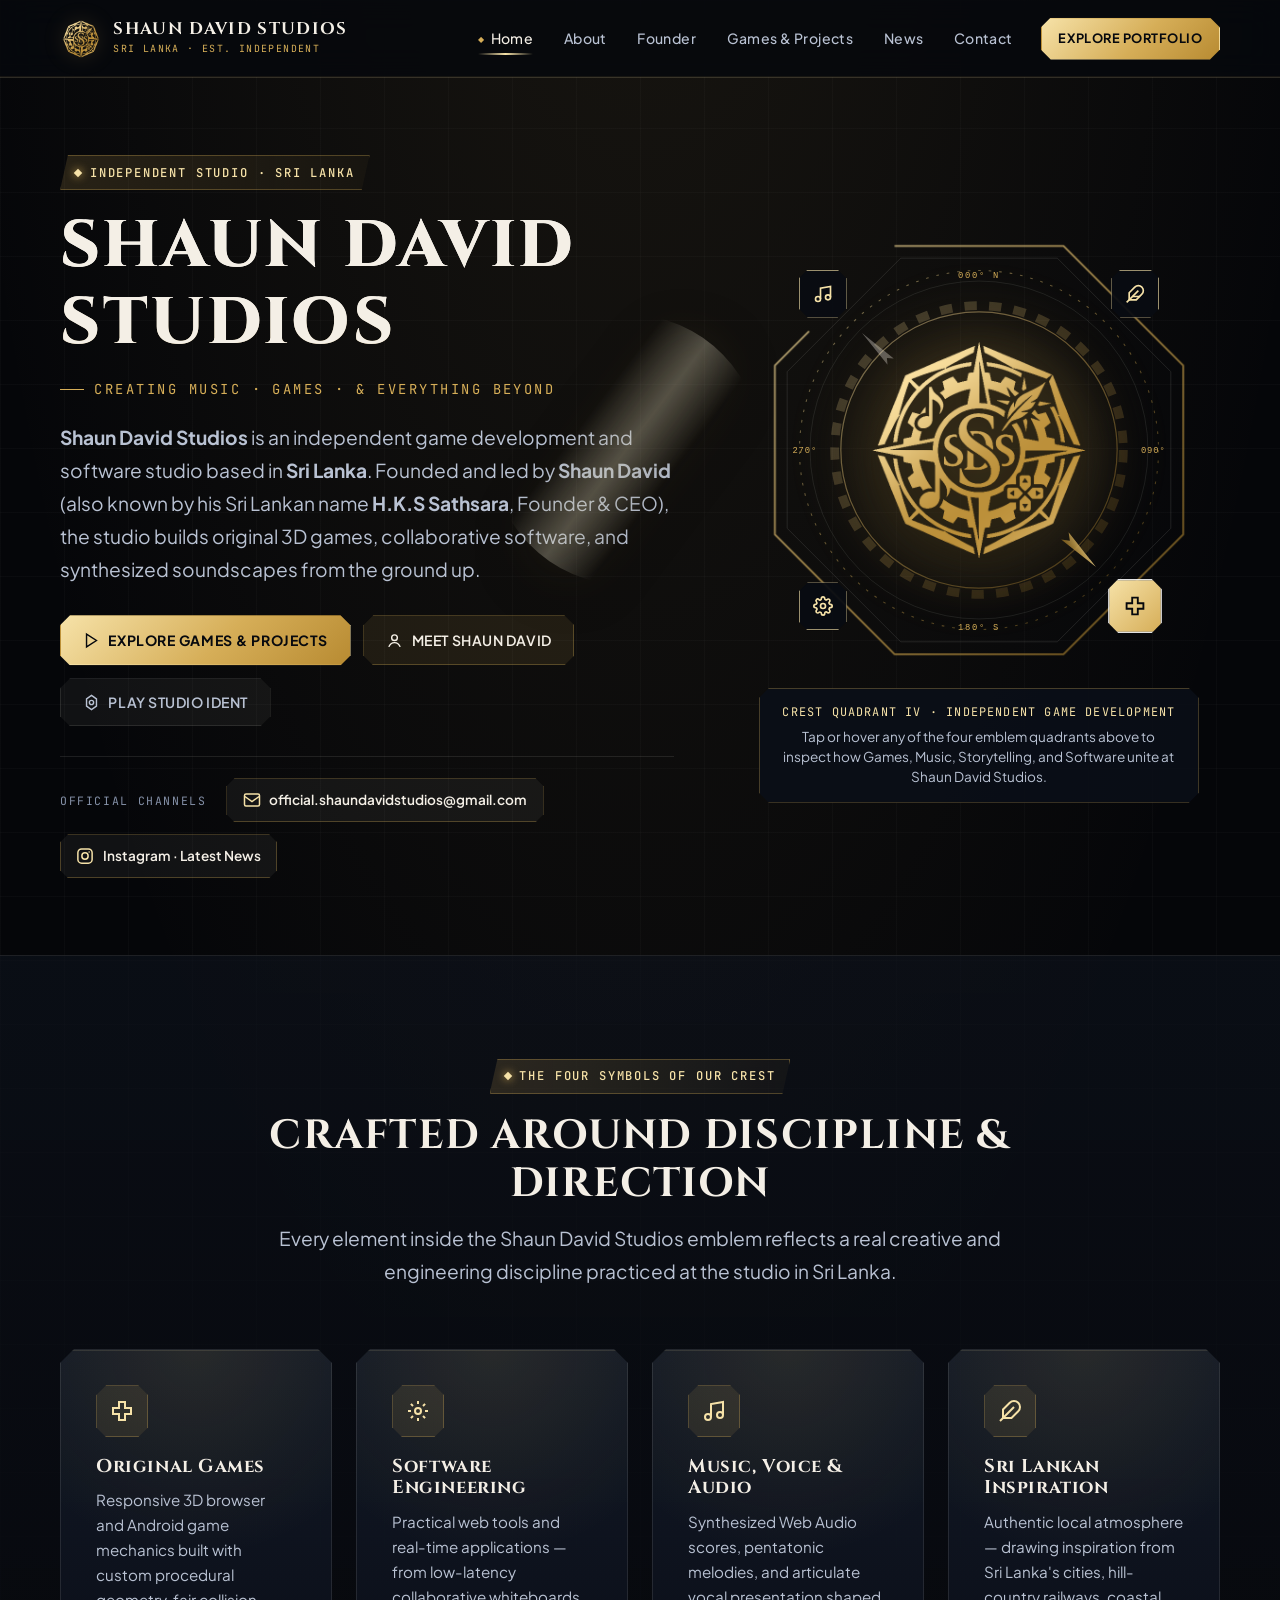
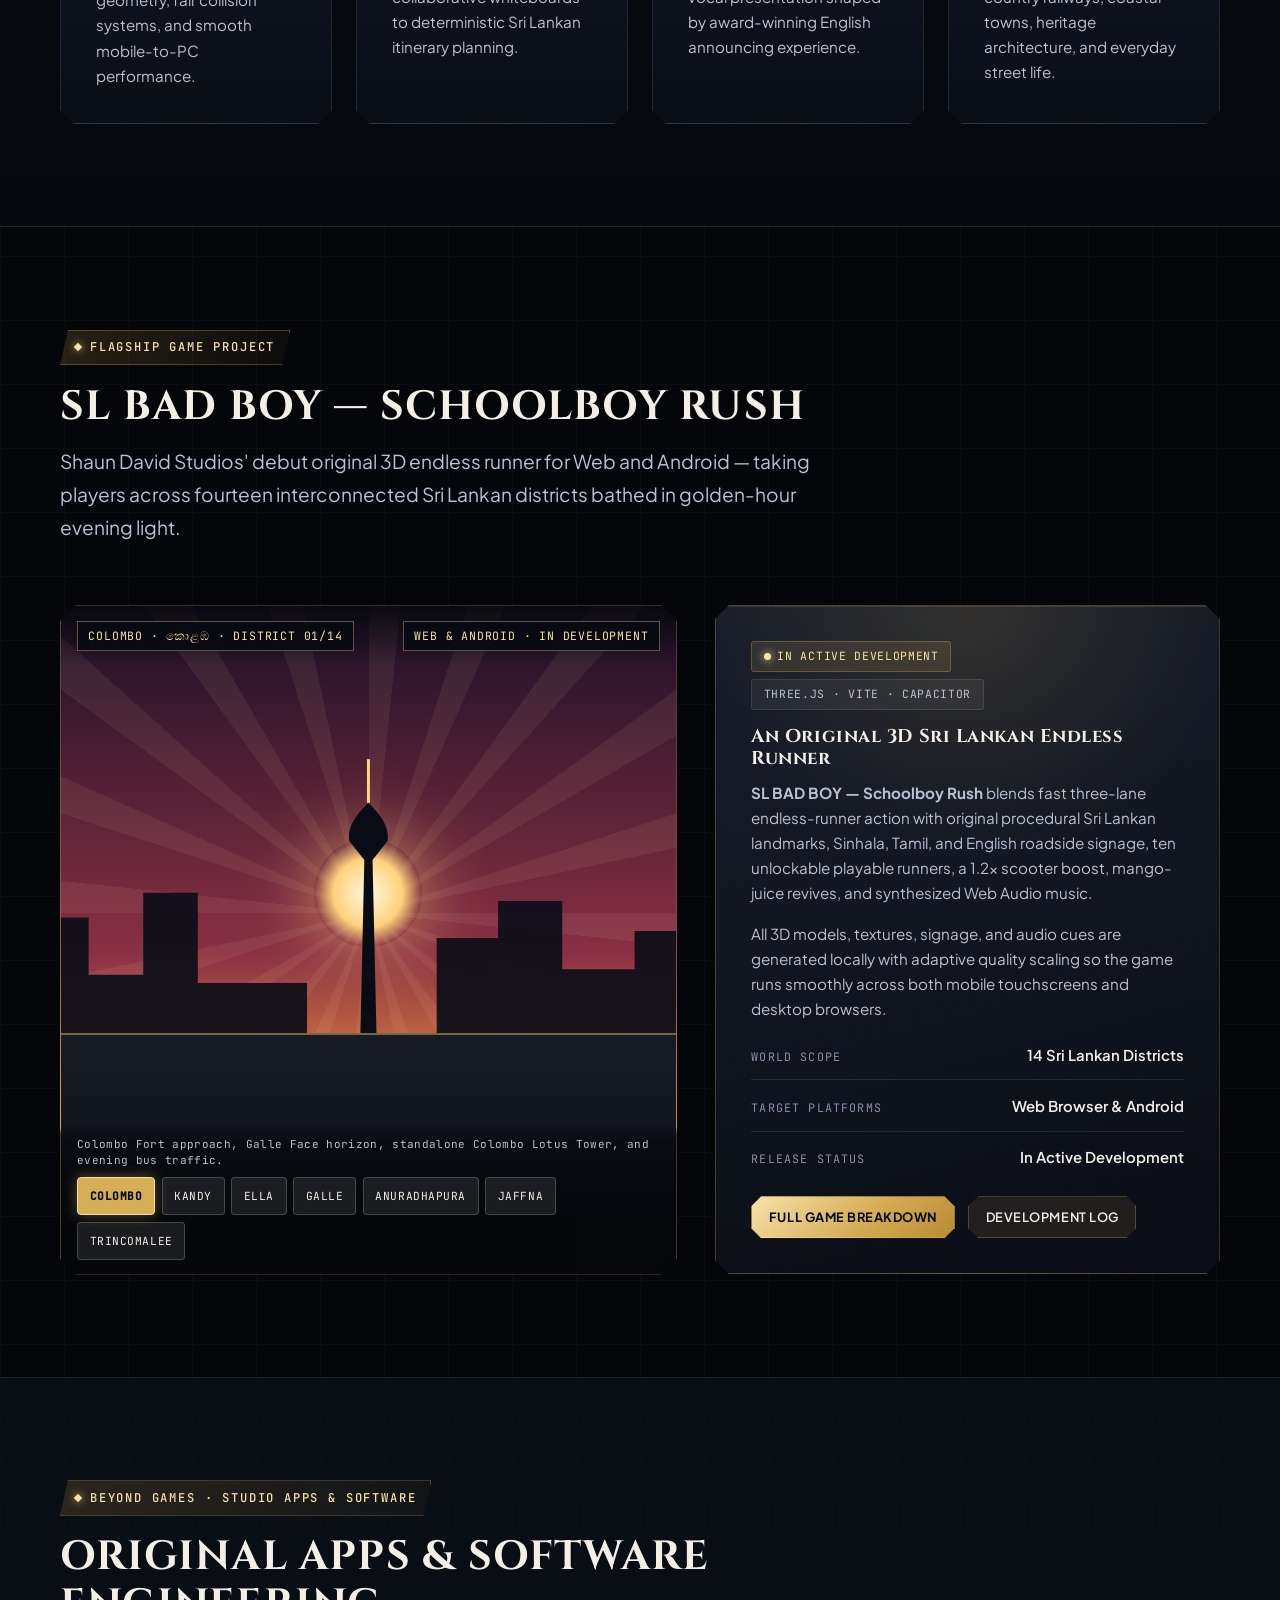
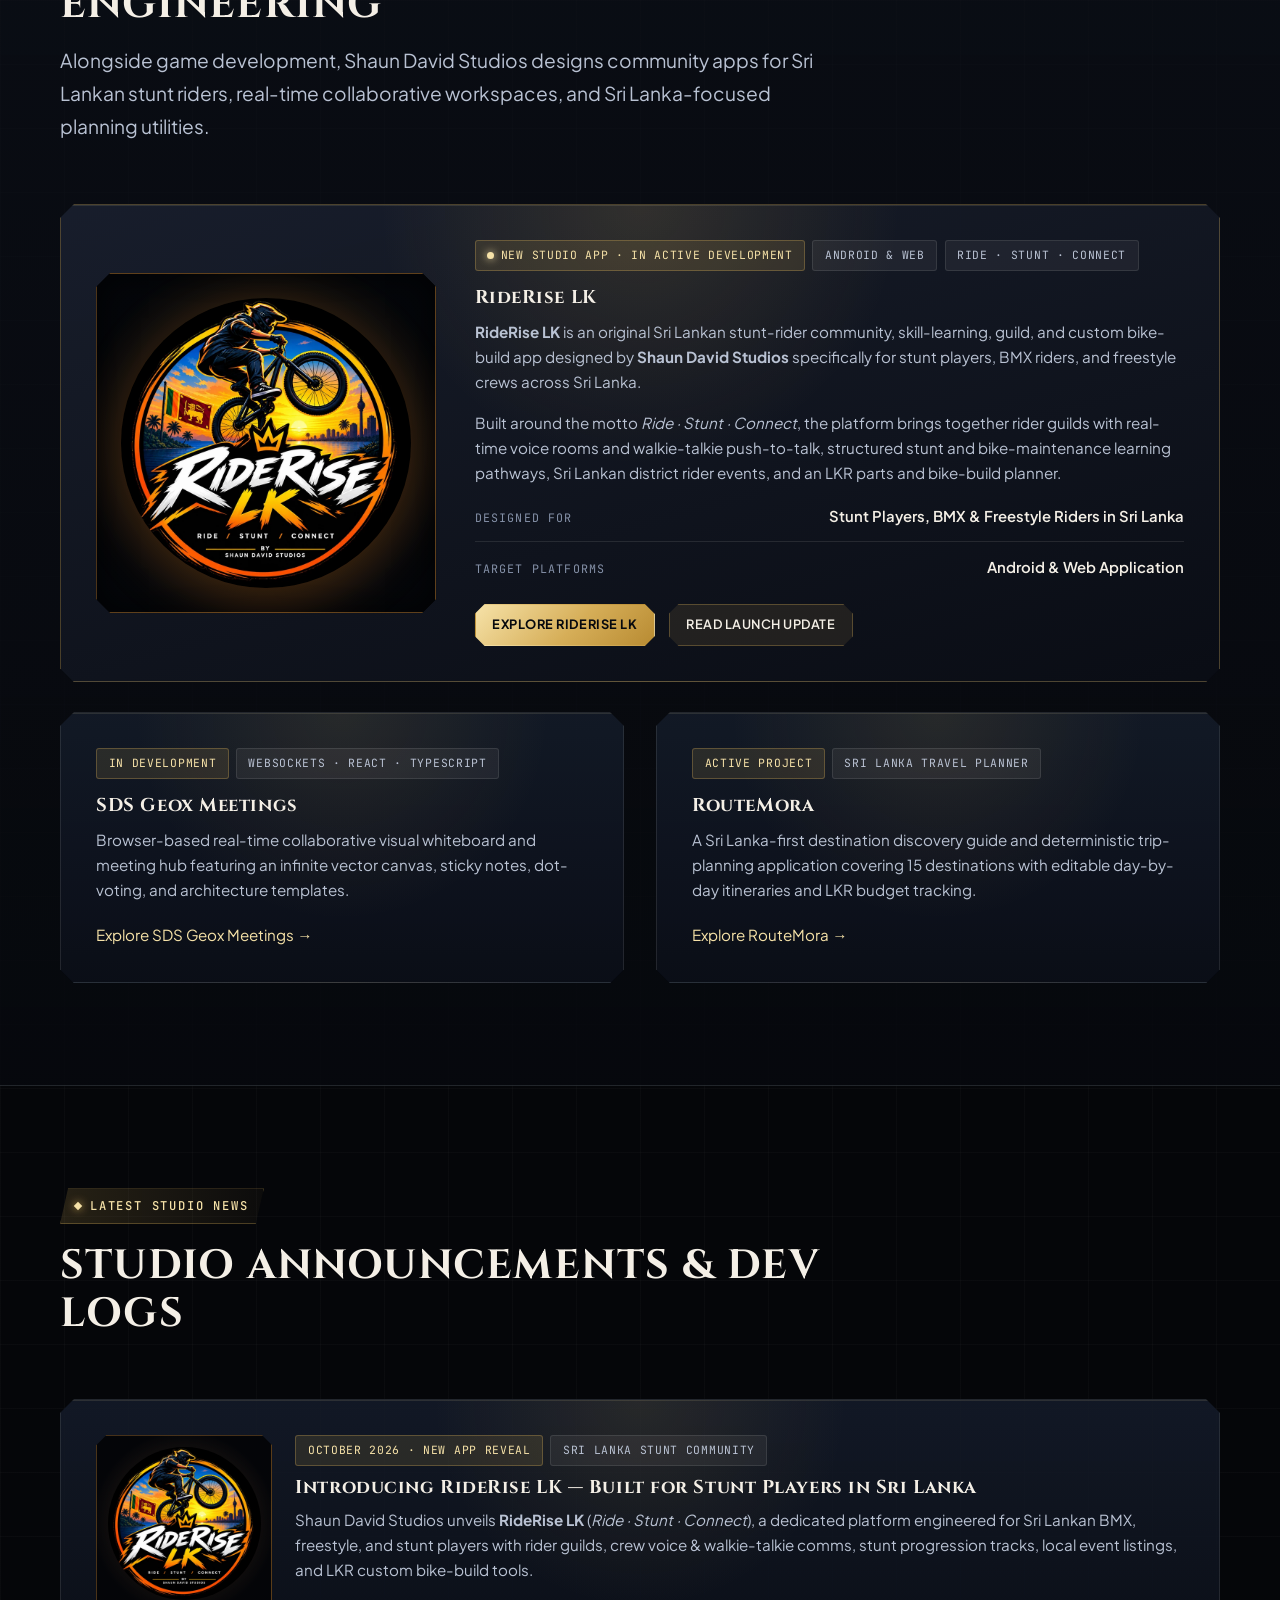
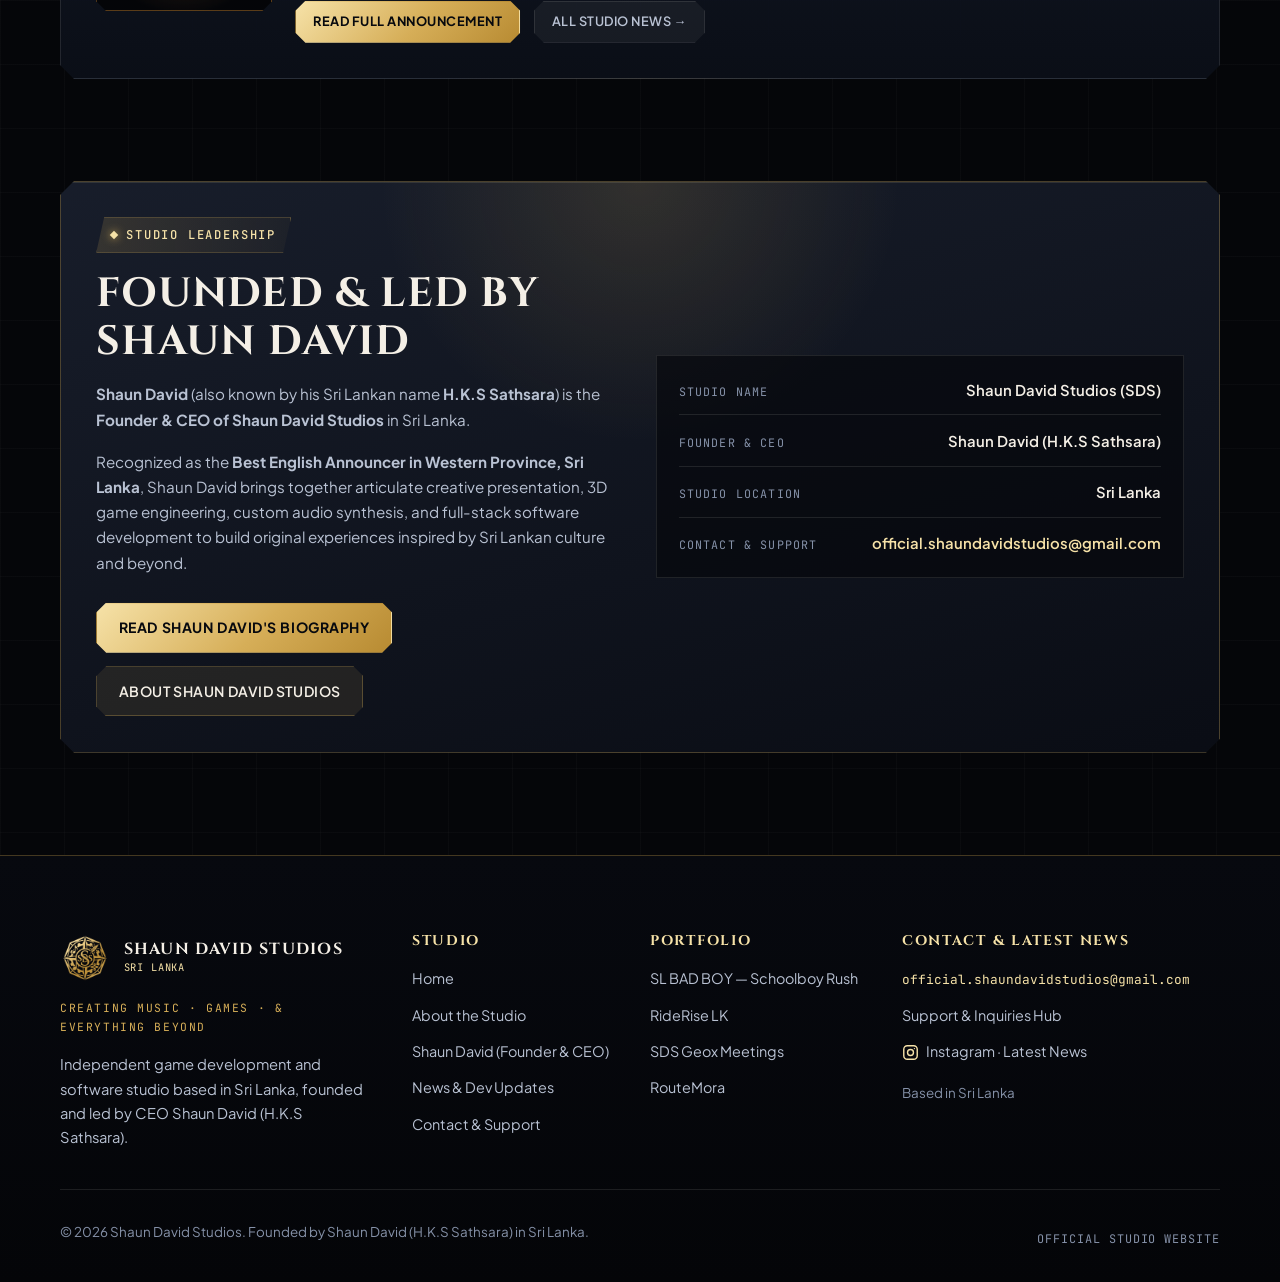
<file: index.html>
<!DOCTYPE html>
<html lang="en">
<head>
  <meta charset="UTF-8">
  <meta name="viewport" content="width=device-width, initial-scale=1.0">
  <title>Shaun David Studios — Independent Game &amp; Software Studio in Sri Lanka</title>
  <meta name="description" content="Official website of Shaun David Studios, an independent game development and software studio in Sri Lanka founded and led by CEO Shaun David (H.K.S Sathsara).">
  <meta name="robots" content="index, follow">
  <link rel="canonical" href="https://shaundavidstudios.pages.dev/">
  <meta name="theme-color" content="#050609">
  <meta name="author" content="Shaun David (H.K.S Sathsara)">

  <!-- Open Graph / Link Preview Metadata -->
  <meta property="og:site_name" content="Shaun David Studios">
  <meta property="og:type" content="website">
  <meta property="og:url" content="https://shaundavidstudios.pages.dev/">
  <meta property="og:title" content="Shaun David Studios — Independent Game &amp; Software Studio in Sri Lanka">
  <meta property="og:description" content="Independent game development and software projects forged in Sri Lanka by Founder &amp; CEO Shaun David (H.K.S Sathsara). Creating Music, Games &amp; Everything Beyond.">
  <meta property="og:image" content="https://shaundavidstudios.pages.dev/assets/img/og-image.png">
  <meta property="og:image:alt" content="Shaun David Studios octagonal compass and clockwork crest with motto Creating Music, Games &amp; Everything Beyond">
  <meta property="og:image:width" content="1200">
  <meta property="og:image:height" content="630">
  <meta name="twitter:card" content="summary_large_image">
  <meta name="twitter:title" content="Shaun David Studios — Independent Game &amp; Software Studio in Sri Lanka">
  <meta name="twitter:description" content="Independent game development and software projects forged in Sri Lanka by Founder &amp; CEO Shaun David (H.K.S Sathsara).">
  <meta name="twitter:image" content="https://shaundavidstudios.pages.dev/assets/img/og-image.png">

  <!-- Favicons & Web App Manifest -->
  <link rel="icon" type="image/png" sizes="192x192" href="/favicon.png">
  <link rel="icon" type="image/png" sizes="48x48" href="/favicon-48x48.png">
  <link rel="icon" type="image/png" sizes="32x32" href="/assets/img/favicon-32x32.png">
  <link rel="icon" href="/favicon.ico" sizes="any">
  <link rel="apple-touch-icon" sizes="180x180" href="/assets/img/apple-touch-icon.png">
  <link rel="manifest" href="/site.webmanifest">

  <!-- Preload Critical Display Font & Hero Emblem -->
  <link rel="preload" href="assets/fonts/cinzel-latin-700-normal.woff2" as="font" type="font/woff2" crossorigin>
  <link rel="preload" href="assets/img/sds-crest-gold.png" as="image">

  <!-- Stylesheets -->
  <link rel="stylesheet" href="assets/css/main.css?v=4">
  <link rel="stylesheet" href="assets/css/animations.css?v=3">

  <!-- Schema.org Structured Data (Organization + Founder Person + WebSite) -->
  <script type="application/ld+json">
  {
    "@context": "https://schema.org",
    "@graph": [
      {
        "@type": "Organization",
        "@id": "#organization",
        "name": "Shaun David Studios",
        "alternateName": "SDS",
        "slogan": "Creating Music, Games & Everything Beyond",
        "description": "Shaun David Studios is an independent game development and software studio based in Sri Lanka, founded by Shaun David (H.K.S Sathsara).",
        "email": "official.shaundavidstudios@gmail.com",
        "sameAs": [
          "https://www.instagram.com/shaun.david.studios/"
        ],
        "logo": {
          "@type": "ImageObject",
          "url": "https://shaundavidstudios.pages.dev/assets/img/sds-logo-original.jpg",
          "width": 905,
          "height": 768
        },
        "image": "https://shaundavidstudios.pages.dev/assets/img/og-image.png",
        "address": {
          "@type": "PostalAddress",
          "addressCountry": "LK"
        },
        "location": {
          "@type": "Place",
          "name": "Sri Lanka",
          "address": {
            "@type": "PostalAddress",
            "addressCountry": "LK"
          }
        },
        "contactPoint": {
          "@type": "ContactPoint",
          "contactType": "customer support",
          "email": "official.shaundavidstudios@gmail.com",
          "availableLanguage": [
            "en",
            "si"
          ]
        },
        "founder": {
          "@id": "#shaun-david"
        },
        "url": "https://shaundavidstudios.pages.dev/"
      },
      {
        "@type": "Person",
        "@id": "#shaun-david",
        "name": "Shaun David",
        "alternateName": [
          "H.K.S Sathsara",
          "H.K.S. Sathsara"
        ],
        "jobTitle": "Founder & CEO",
        "description": "Shaun David, also known by his Sri Lankan name H.K.S Sathsara, is the Founder & CEO of Shaun David Studios in Sri Lanka and recognized as the Best English Announcer in Western Province, Sri Lanka.",
        "award": "Best English Announcer in Western Province, Sri Lanka",
        "worksFor": {
          "@id": "#organization"
        },
        "homeLocation": {
          "@type": "Place",
          "name": "Sri Lanka"
        },
        "knowsAbout": [
          "Independent Game Development",
          "Software Engineering",
          "English Announcing and Public Speaking",
          "3D Browser and Mobile Games",
          "Web Audio Synthesis"
        ],
        "url": "https://shaundavidstudios.pages.dev/shaun-david/"
      },
      {
        "@type": "WebSite",
        "@id": "#website",
        "name": "Shaun David Studios",
        "publisher": {
          "@id": "#organization"
        },
        "inLanguage": "en",
        "url": "https://shaundavidstudios.pages.dev/"
      }
    ]
  }
  </script>
</head>
<body>
  <a class="skip-link" href="#main-content">Skip to main content</a>
  <canvas id="ambient-canvas" class="ambient-canvas" aria-hidden="true"></canvas>

  <!-- Sticky Architectural Header -->
  <header class="site-header">
    <div class="container site-header__inner">
      <a class="brand-link" href="./" aria-label="Shaun David Studios — Home">
        <img class="brand-link__crest" src="assets/img/sds-crest-gold.png" width="42" height="42" alt="Shaun David Studios octagonal compass crest">
        <span class="brand-link__text">
          <span class="brand-link__name">SHAUN DAVID STUDIOS</span>
          <span class="brand-link__sub">Sri Lanka · Est. Independent</span>
        </span>
      </a>

      <button class="nav-toggle" type="button" data-nav-toggle aria-expanded="false" aria-controls="primary-navigation" aria-label="Open navigation menu">
        <span class="nav-toggle__bars" aria-hidden="true">
          <span class="nav-toggle__bar"></span>
          <span class="nav-toggle__bar"></span>
          <span class="nav-toggle__bar"></span>
        </span>
      </button>

      <nav id="primary-navigation" class="primary-nav" data-primary-nav aria-label="Primary navigation">
        <ul class="primary-nav__list">
          <li><a class="primary-nav__link" href="./" aria-current="page">Home</a></li>
          <li><a class="primary-nav__link" href="about/">About</a></li>
          <li><a class="primary-nav__link" href="shaun-david/">Founder</a></li>
          <li><a class="primary-nav__link" href="games/">Games &amp; Projects</a></li>
          <li><a class="primary-nav__link" href="news/">News</a></li>
          <li><a class="primary-nav__link" href="contact/">Contact</a></li>
        </ul>
        <div class="nav-cta">
          <a class="btn btn--primary btn--sm" href="games/">Explore Portfolio</a>
        </div>
      </nav>
    </div>
    <div class="scroll-vernier" aria-hidden="true">
      <div class="scroll-vernier__bar"></div>
    </div>
  </header>
  <div class="nav-backdrop" data-nav-backdrop aria-hidden="true"></div>

  <main id="main-content">
    <!-- 1. HERO STAGE -->
    <section class="hero" aria-labelledby="hero-heading">
      <div class="container hero__grid">
        <div class="hero__content">
          <div class="eyebrow">
            <span class="eyebrow__dot" aria-hidden="true"></span>
            <span>Independent Studio · Sri Lanka</span>
          </div>

          <h1 id="hero-heading" class="display-title">Shaun David Studios</h1>
          <p class="hero__motto">Creating Music · Games · &amp; Everything Beyond</p>

          <p class="lead">
            <strong>Shaun David Studios</strong> is an independent game development and software studio based in <strong>Sri Lanka</strong>. Founded and led by <strong>Shaun David</strong> (also known by his Sri Lankan name <strong>H.K.S Sathsara</strong>, Founder &amp; CEO), the studio builds original 3D games, collaborative software, and synthesized soundscapes from the ground up.
          </p>

          <div class="hero__actions">
            <a class="btn btn--primary" href="games/">
              <svg width="18" height="18" viewBox="0 0 24 24" fill="none" stroke="currentColor" stroke-width="2" aria-hidden="true"><polygon points="5 3 19 12 5 21 5 3"/></svg>
              <span>Explore Games &amp; Projects</span>
            </a>
            <a class="btn btn--secondary" href="shaun-david/">
              <svg width="18" height="18" viewBox="0 0 24 24" fill="none" stroke="currentColor" stroke-width="2" aria-hidden="true"><circle cx="12" cy="8" r="4"/><path d="M4 21c1.5-4 5-6 8-6s6.5 2 8 6"/></svg>
              <span>Meet Shaun David</span>
            </a>
            <button class="btn btn--ghost" type="button" data-open-ident aria-haspopup="dialog" aria-controls="sds-ident-modal">
              <svg width="18" height="18" viewBox="0 0 24 24" fill="none" stroke="currentColor" stroke-width="2" aria-hidden="true"><polygon points="12 2 19 7 19 17 12 22 5 17 5 7 12 2"/><circle cx="12" cy="12" r="3"/></svg>
              <span>Play Studio Ident</span>
            </button>
          </div>

          <div class="hero__profiles">
            <span class="hero__profiles-label">Official Channels</span>
            <a class="social-pill" href="mailto:official.shaundavidstudios@gmail.com">
              <svg width="18" height="18" viewBox="0 0 24 24" fill="none" stroke="currentColor" stroke-width="2" aria-hidden="true"><rect x="2" y="4" width="20" height="16" rx="2"/><path d="m22 7-10 7L2 7"/></svg>
              <span>official.shaundavidstudios@gmail.com</span>
            </a>
            <div data-social-section>
              <ul class="social-links" data-social-list="pills">
                <li>
                  <a class="social-pill" href="https://www.instagram.com/shaun.david.studios/" target="_blank" rel="noopener noreferrer" aria-label="Follow Shaun David Studios on Instagram for latest news">
                    <svg width="18" height="18" viewBox="0 0 24 24" fill="none" stroke="currentColor" stroke-width="2" aria-hidden="true"><rect x="2.5" y="2.5" width="19" height="19" rx="5"/><circle cx="12" cy="12" r="4.2"/><circle cx="17.5" cy="6.5" r="1" fill="currentColor" stroke="none"/></svg>
                    <span>Instagram · Latest News</span>
                  </a>
                </li>
              </ul>
            </div>
          </div>
        </div>

        <!-- Interactive Clockwork Compass Emblem Rig (Matched to SDS-Logo.jpg) -->
        <div class="astrolabe-wrap">
          <div id="sds-astrolabe" class="astrolabe" role="group" aria-label="Interactive Shaun David Studios Crest">
            <div class="astrolabe__glow" aria-hidden="true"></div>

            <!-- Precision Octagon, Compass Degree Bezel, Counter-Rotating Gear & Cardinal Spears -->
            <svg class="astrolabe__svg" viewBox="0 0 500 500" aria-hidden="true">
              <defs>
                <linearGradient id="rig-gold" x1="0%" y1="0%" x2="100%" y2="100%">
                  <stop offset="0%" stop-color="#F6E2A8"/>
                  <stop offset="50%" stop-color="#D6AE58"/>
                  <stop offset="100%" stop-color="#8F691E"/>
                </linearGradient>
              </defs>

              <polygon class="astrolabe__octagon-draw" points="154,18 346,18 482,154 482,346 346,482 154,482 18,346 18,154" fill="none" stroke="url(#rig-gold)" stroke-width="2" stroke-opacity="0.72"/>
              <polygon points="161,32 339,32 468,161 468,339 339,468 161,468 32,339 32,161" fill="none" stroke="#F4EFE6" stroke-width="0.8" stroke-opacity="0.16"/>

              <g class="astrolabe__ring-outer">
                <circle cx="250" cy="250" r="204" fill="none" stroke="url(#rig-gold)" stroke-width="1.2" stroke-opacity="0.42" stroke-dasharray="3 9"/>
                <circle cx="250" cy="250" r="192" fill="none" stroke="#F4EFE6" stroke-width="0.7" stroke-opacity="0.15"/>
                <text x="250" y="54" text-anchor="middle" fill="#D6AE58" font-family="monospace" font-size="10" letter-spacing="2">000° N</text>
                <text x="448" y="253" text-anchor="middle" fill="#D6AE58" font-family="monospace" font-size="10" letter-spacing="1">090°</text>
                <text x="250" y="454" text-anchor="middle" fill="#D6AE58" font-family="monospace" font-size="10" letter-spacing="2">180° S</text>
                <text x="52" y="253" text-anchor="middle" fill="#D6AE58" font-family="monospace" font-size="10" letter-spacing="1">270°</text>
              </g>

              <g class="astrolabe__ring-gear">
                <circle cx="250" cy="250" r="164" fill="none" stroke="url(#rig-gold)" stroke-width="10" stroke-opacity="0.22" stroke-dasharray="14 14"/>
                <circle cx="250" cy="250" r="157" fill="none" stroke="url(#rig-gold)" stroke-width="1.4" stroke-opacity="0.45"/>
              </g>

              <g class="astrolabe__ring-needle">
                <polygon points="250,62 256,112 250,104 244,112" fill="url(#rig-gold)" opacity="0.85"/>
                <polygon points="250,438 255,392 250,398 245,392" fill="#F4EFE6" opacity="0.35"/>
              </g>
            </svg>

            <!-- 4 Interactive Quadrant Nodes Matching the Logo's Symbols -->
            <button class="quadrant-node quadrant-node--nw" type="button" data-quadrant="music" aria-pressed="false" aria-label="Inspect Music and Audio Synthesis quadrant">
              <svg width="20" height="20" viewBox="0 0 24 24" fill="none" stroke="currentColor" stroke-width="2" aria-hidden="true"><path d="M9 18V5l12-2v13"/><circle cx="6" cy="18" r="3"/><circle cx="18" cy="16" r="3"/></svg>
            </button>

            <button class="quadrant-node quadrant-node--ne" type="button" data-quadrant="story" aria-pressed="false" aria-label="Inspect Original Worlds and Culture quadrant">
              <svg width="20" height="20" viewBox="0 0 24 24" fill="none" stroke="currentColor" stroke-width="2" aria-hidden="true"><path d="M20.24 12.24a6 6 0 0 0-8.49-8.49L5 10.5V19h8.5z"/><line x1="16" y1="8" x2="2" y2="22"/><line x1="17.5" y1="15" x2="9" y2="15"/></svg>
            </button>

            <button class="quadrant-node quadrant-node--sw" type="button" data-quadrant="software" aria-pressed="false" aria-label="Inspect Software Engineering quadrant">
              <svg width="20" height="20" viewBox="0 0 24 24" fill="none" stroke="currentColor" stroke-width="2" aria-hidden="true"><circle cx="12" cy="12" r="3"/><path d="M19.4 15a1.65 1.65 0 0 0 .33 1.82l.06.06a2 2 0 1 1-2.83 2.83l-.06-.06a1.65 1.65 0 0 0-1.82-.33 1.65 1.65 0 0 0-1 1.51V21a2 2 0 1 1-4 0v-.09A1.65 1.65 0 0 0 9 19.4a1.65 1.65 0 0 0-1.82.33l-.06.06a2 2 0 1 1-2.83-2.83l.06-.06a1.65 1.65 0 0 0 .33-1.82 1.65 1.65 0 0 0-1.51-1H3a2 2 0 1 1 0-4h.09A1.65 1.65 0 0 0 4.6 9a1.65 1.65 0 0 0-.33-1.82l-.06-.06a2 2 0 1 1 2.83-2.83l.06.06a1.65 1.65 0 0 0 1.82.33H9a1.65 1.65 0 0 0 1-1.51V3a2 2 0 1 1 4 0v.09a1.65 1.65 0 0 0 1 1.51 1.65 1.65 0 0 0 1.82-.33l.06-.06a2 2 0 1 1 2.83 2.83l-.06.06a1.65 1.65 0 0 0-.33 1.82V9c.26.6.77 1.02 1.51 1H21a2 2 0 1 1 0 4h-.09a1.65 1.65 0 0 0-1.51 1z"/></svg>
            </button>

            <button class="quadrant-node quadrant-node--se is-active" type="button" data-quadrant="games" aria-pressed="true" aria-label="Inspect Independent Game Development quadrant">
              <svg width="20" height="20" viewBox="0 0 24 24" fill="none" stroke="currentColor" stroke-width="2" aria-hidden="true"><path d="M9 3h6v6h6v6h-6v6H9v-6H3V9h6V3z"/></svg>
            </button>

            <div class="astrolabe__crest-frame">
              <img class="astrolabe__crest-img" src="assets/img/sds-crest-gold.png" width="280" height="280" alt="Shaun David Studios emblem featuring an octagonal compass, clockwork gear, musical notes, quill, D-pad, and SDS monogram">
            </div>
          </div>

          <div class="astrolabe-readout" aria-live="polite">
            <div id="astrolabe-readout-title" class="astrolabe-readout__title">CREST QUADRANT IV · INDEPENDENT GAME DEVELOPMENT</div>
            <p id="astrolabe-readout-desc" class="astrolabe-readout__desc">Tap or hover any of the four emblem quadrants above to inspect how Games, Music, Storytelling, and Software unite at Shaun David Studios.</p>
          </div>
        </div>
      </div>
    </section>

    <!-- 2. FOUR CREATIVE PILLARS (MATCHED TO THE LOGO CREST) -->
    <section class="section section--alt" aria-labelledby="pillars-heading">
      <div class="container">
        <div class="section-header section-header--center reveal">
          <div class="eyebrow">
            <span class="eyebrow__dot" aria-hidden="true"></span>
            <span>The Four Symbols of Our Crest</span>
          </div>
          <h2 id="pillars-heading" class="section-title">Crafted Around Discipline &amp; Direction</h2>
          <p class="lead">
            Every element inside the Shaun David Studios emblem reflects a real creative and engineering discipline practiced at the studio in Sri Lanka.
          </p>
        </div>

        <div class="grid-4">
          <article class="sds-card reveal" style="--delay: 0ms;">
            <div class="pillar-icon" aria-hidden="true">
              <svg width="24" height="24" viewBox="0 0 24 24" fill="none" stroke="currentColor" stroke-width="2"><path d="M9 3h6v6h6v6h-6v6H9v-6H3V9h6V3z"/></svg>
            </div>
            <h3>Original Games</h3>
            <p>Responsive 3D browser and Android game mechanics built with custom procedural geometry, fair collision systems, and smooth mobile-to-PC performance.</p>
          </article>

          <article class="sds-card reveal" style="--delay: 80ms;">
            <div class="pillar-icon" aria-hidden="true">
              <svg width="24" height="24" viewBox="0 0 24 24" fill="none" stroke="currentColor" stroke-width="2"><circle cx="12" cy="12" r="3"/><path d="M12 2v3m0 14v3M2 12h3m14 0h3m-2.9-7.1-2.1 2.1M7 17l-2.1 2.1m0-14.2L7 7m10 10 2.1 2.1"/></svg>
            </div>
            <h3>Software Engineering</h3>
            <p>Practical web tools and real-time applications — from low-latency collaborative whiteboards to deterministic Sri Lankan itinerary planning.</p>
          </article>

          <article class="sds-card reveal" style="--delay: 160ms;">
            <div class="pillar-icon" aria-hidden="true">
              <svg width="24" height="24" viewBox="0 0 24 24" fill="none" stroke="currentColor" stroke-width="2"><path d="M9 18V5l12-2v13"/><circle cx="6" cy="18" r="3"/><circle cx="18" cy="16" r="3"/></svg>
            </div>
            <h3>Music, Voice &amp; Audio</h3>
            <p>Synthesized Web Audio scores, pentatonic melodies, and articulate vocal presentation shaped by award-winning English announcing experience.</p>
          </article>

          <article class="sds-card reveal" style="--delay: 240ms;">
            <div class="pillar-icon" aria-hidden="true">
              <svg width="24" height="24" viewBox="0 0 24 24" fill="none" stroke="currentColor" stroke-width="2"><path d="M20.24 12.24a6 6 0 0 0-8.49-8.49L5 10.5V19h8.5z"/><line x1="16" y1="8" x2="2" y2="22"/></svg>
            </div>
            <h3>Sri Lankan Inspiration</h3>
            <p>Authentic local atmosphere — drawing inspiration from Sri Lanka's cities, hill-country railways, coastal towns, heritage architecture, and everyday street life.</p>
          </article>
        </div>
      </div>
    </section>

    <!-- 3. FEATURED FLAGSHIP GAME: SL BAD BOY — SCHOOLBOY RUSH -->
    <section class="section" aria-labelledby="featured-game-heading">
      <div class="container">
        <div class="section-header reveal">
          <div class="eyebrow">
            <span class="eyebrow__dot" aria-hidden="true"></span>
            <span>Flagship Game Project</span>
          </div>
          <h2 id="featured-game-heading" class="section-title">SL BAD BOY — Schoolboy Rush</h2>
          <p class="lead">
            Shaun David Studios' debut original 3D endless runner for Web and Android — taking players across fourteen interconnected Sri Lankan districts bathed in golden-hour evening light.
          </p>
        </div>

        <div class="featured-game-shell">
          <!-- Interactive Golden-Hour 3D Sri Lanka World Preview Stage -->
          <div class="runner-stage reveal" data-runner-stage data-district="colombo" role="region" aria-label="Interactive Sri Lankan District Atmosphere Preview for SL BAD BOY — Schoolboy Rush">
            <div class="runner-stage__rays" aria-hidden="true"></div>
            <div class="runner-stage__sun" aria-hidden="true"></div>

            <div class="runner-stage__hud-top">
              <span class="runner-hud-pill" data-district-banner>COLOMBO · කොළඹ · DISTRICT 01/14</span>
              <span class="runner-hud-pill">WEB &amp; ANDROID · IN DEVELOPMENT</span>
            </div>

            <div class="runner-stage__landmarks" aria-hidden="true">
              <svg class="landmark-scene is-active" data-landmark-scene="colombo" viewBox="0 0 600 220" preserveAspectRatio="xMidYMax slice">
                <path d="M0,220 L0,165 L55,165 L55,130 L95,130 L95,172 L135,172 L135,112 L175,112 L175,178 L255,178 L255,220 Z" fill="#0B0E17" opacity="0.92"/>
                <path d="M294,220 L297,88 L286,74 C284,62 294,52 300,46 C306,52 316,62 314,74 L303,88 L306,220 Z" fill="#090C14"/>
                <line x1="300" y1="46" x2="300" y2="14" stroke="#FFD27D" stroke-width="2.2"/>
                <path d="M350,220 L350,145 L395,145 L395,118 L442,118 L442,168 L495,168 L495,140 L545,140 L545,180 L600,180 L600,220 Z" fill="#0B0E17" opacity="0.92"/>
              </svg>

              <svg class="landmark-scene" data-landmark-scene="kandy" viewBox="0 0 600 220" preserveAspectRatio="xMidYMax slice">
                <path d="M0,220 Q110,95 240,155 T480,125 T600,160 L600,220 Z" fill="#13222E" opacity="0.8"/>
                <path d="M190,220 L190,175 L230,155 L270,175 L270,162 L300,140 L330,162 L330,175 L370,155 L410,175 L410,220 Z" fill="#0A1018"/>
              </svg>

              <svg class="landmark-scene" data-landmark-scene="ella" viewBox="0 0 600 220" preserveAspectRatio="xMidYMax slice">
                <path d="M0,220 L0,110 Q140,155 300,148 Q460,155 600,105 L600,220 Z" fill="#0D1C1E" opacity="0.72"/>
                <path d="M60,150 L540,150 L540,220 L515,220 L515,176 A18,22 0 0,0 479,176 L479,220 L460,220 L460,176 A18,22 0 0,0 424,176 L424,220 L405,220 L405,176 A18,22 0 0,0 369,176 L369,220 L350,220 L350,176 A18,22 0 0,0 314,176 L314,220 L295,220 L295,176 A18,22 0 0,0 259,176 L259,220 L240,220 L240,176 A18,22 0 0,0 204,176 L204,220 L185,220 L185,176 A18,22 0 0,0 149,176 L149,220 L130,220 L130,176 A18,22 0 0,0 94,176 L94,220 L60,220 Z" fill="#090D14"/>
              </svg>

              <svg class="landmark-scene" data-landmark-scene="galle" viewBox="0 0 600 220" preserveAspectRatio="xMidYMax slice">
                <path d="M0,220 L0,182 L220,176 L265,186 L600,188 L600,220 Z" fill="#0B0F18"/>
                <polygon points="168,178 175,92 189,92 196,178" fill="#080B12"/>
                <rect x="172" y="82" width="20" height="10" fill="#FFD27D"/>
                <polygon points="170,82 182,70 194,82" fill="#080B12"/>
              </svg>

              <svg class="landmark-scene" data-landmark-scene="anuradhapura" viewBox="0 0 600 220" preserveAspectRatio="xMidYMax slice">
                <path d="M185,220 L185,198 L415,198 L415,220 Z" fill="#0D0A09"/>
                <path d="M210,198 A90,86 0 0,1 390,198 Z" fill="#0D0A09"/>
                <rect x="286" y="98" width="28" height="16" fill="#0D0A09"/>
                <polygon points="292,98 300,52 308,98" fill="#0D0A09"/>
              </svg>

              <svg class="landmark-scene" data-landmark-scene="jaffna" viewBox="0 0 600 220" preserveAspectRatio="xMidYMax slice">
                <rect x="205" y="160" width="190" height="60" fill="#0B0D15"/>
                <path d="M272,160 A28,26 0 0,1 328,160 Z" fill="#0B0D15"/>
                <line x1="110" y1="220" x2="112" y2="128" stroke="#0B0D15" stroke-width="6"/>
                <circle cx="112" cy="124" r="18" fill="#0B0D15"/>
                <line x1="488" y1="220" x2="486" y2="132" stroke="#0B0D15" stroke-width="6"/>
                <circle cx="486" cy="128" r="18" fill="#0B0D15"/>
              </svg>

              <svg class="landmark-scene" data-landmark-scene="trincomalee" viewBox="0 0 600 220" preserveAspectRatio="xMidYMax slice">
                <path d="M0,220 L0,190 L330,190 L395,118 L475,112 L525,165 L600,175 L600,220 Z" fill="#09111E"/>
                <polygon points="420,114 435,76 450,114" fill="#09111E"/>
              </svg>
            </div>

            <div class="runner-stage__road-wrap" aria-hidden="true">
              <div class="runner-stage__road">
                <div class="runner-stage__lanes"></div>
              </div>
            </div>

            <div class="runner-stage__hud-bottom">
              <p class="stage-caption" data-district-detail>
                Colombo Fort approach, Galle Face horizon, standalone Colombo Lotus Tower, and evening bus traffic.
              </p>
              <div class="district-switcher" role="group" aria-label="Preview Sri Lankan districts from SL BAD BOY">
                <button class="district-btn is-active" type="button" data-district-btn="colombo" aria-pressed="true">Colombo</button>
                <button class="district-btn" type="button" data-district-btn="kandy" aria-pressed="false">Kandy</button>
                <button class="district-btn" type="button" data-district-btn="ella" aria-pressed="false">Ella</button>
                <button class="district-btn" type="button" data-district-btn="galle" aria-pressed="false">Galle</button>
                <button class="district-btn" type="button" data-district-btn="anuradhapura" aria-pressed="false">Anuradhapura</button>
                <button class="district-btn" type="button" data-district-btn="jaffna" aria-pressed="false">Jaffna</button>
                <button class="district-btn" type="button" data-district-btn="trincomalee" aria-pressed="false">Trincomalee</button>
              </div>
            </div>
          </div>

          <!-- Verified Game Specifications & Overview -->
          <article class="sds-card sds-card--gold reveal" style="--delay: 100ms;">
            <div class="badge-row">
              <span class="badge badge--status">
                <span class="badge__pulse" aria-hidden="true"></span>
                <span>In Active Development</span>
              </span>
              <span class="badge">Three.js · Vite · Capacitor</span>
            </div>

            <h3>An Original 3D Sri Lankan Endless Runner</h3>
            <p>
              <strong>SL BAD BOY — Schoolboy Rush</strong> blends fast three-lane endless-runner action with original procedural Sri Lankan landmarks, Sinhala, Tamil, and English roadside signage, ten unlockable playable runners, a 1.2× scooter boost, mango-juice revives, and synthesized Web Audio music.
            </p>
            <p>
              All 3D models, textures, signage, and audio cues are generated locally with adaptive quality scaling so the game runs smoothly across both mobile touchscreens and desktop browsers.
            </p>

            <div class="spec-ledger" style="margin-top: 1.35rem;">
              <div class="spec-row">
                <span class="spec-label">World Scope</span>
                <span class="spec-value">14 Sri Lankan Districts</span>
              </div>
              <div class="spec-row">
                <span class="spec-label">Target Platforms</span>
                <span class="spec-value">Web Browser &amp; Android</span>
              </div>
              <div class="spec-row">
                <span class="spec-label">Release Status</span>
                <span class="spec-value" data-project-release="sl-bad-boy">In Active Development</span>
              </div>
            </div>

            <div class="btn-group" style="margin-top: 1.65rem;">
              <a class="btn btn--primary btn--sm" href="games/#sl-bad-boy">Full Game Breakdown</a>
              <a class="btn btn--secondary btn--sm" href="news/#sl-bad-boy-dev-overview">Development Log</a>
            </div>
          </article>
        </div>
      </div>
    </section>

    <!-- 4. APPS, SOFTWARE & WEB PROJECTS SNAPSHOT -->
    <section class="section section--alt" aria-labelledby="software-heading">
      <div class="container">
        <div class="section-header reveal">
          <div class="eyebrow">
            <span class="eyebrow__dot" aria-hidden="true"></span>
            <span>Beyond Games · Studio Apps &amp; Software</span>
          </div>
          <h2 id="software-heading" class="section-title">Original Apps &amp; Software Engineering</h2>
          <p class="lead">
            Alongside game development, Shaun David Studios designs community apps for Sri Lankan stunt riders, real-time collaborative workspaces, and Sri Lanka-focused planning utilities.
          </p>
        </div>

        <!-- Featured New App Spotlight: RideRise LK -->
        <article class="sds-card sds-card--gold reveal" data-no-tilt style="margin-bottom: 1.85rem;">
          <div class="riderise-layout">
            <div class="riderise-badge-stage">
              <picture>
                <source srcset="assets/img/riderise-lk-logo.webp" type="image/webp">
                <img src="assets/img/riderise-lk-logo.png" width="290" height="290" loading="lazy" alt="Official RideRise LK BMX sunset badge — Ride, Stunt, Connect by Shaun David Studios">
              </picture>
            </div>

            <div>
              <div class="badge-row">
                <span class="badge badge--status">
                  <span class="badge__pulse" aria-hidden="true"></span>
                  <span>New Studio App · In Active Development</span>
                </span>
                <span class="badge">Android &amp; Web</span>
                <span class="badge">Ride · Stunt · Connect</span>
              </div>

              <h3>RideRise LK</h3>
              <p>
                <strong>RideRise LK</strong> is an original Sri Lankan stunt-rider community, skill-learning, guild, and custom bike-build app designed by <strong>Shaun David Studios</strong> specifically for stunt players, BMX riders, and freestyle crews across Sri Lanka.
              </p>
              <p>
                Built around the motto <em>Ride · Stunt · Connect</em>, the platform brings together rider guilds with real-time voice rooms and walkie-talkie push-to-talk, structured stunt and bike-maintenance learning pathways, Sri Lankan district rider events, and an LKR parts and bike-build planner.
              </p>

              <div class="spec-ledger" style="margin-top: 1.2rem;">
                <div class="spec-row">
                  <span class="spec-label">Designed For</span>
                  <span class="spec-value">Stunt Players, BMX &amp; Freestyle Riders in Sri Lanka</span>
                </div>
                <div class="spec-row">
                  <span class="spec-label">Target Platforms</span>
                  <span class="spec-value">Android &amp; Web Application</span>
                </div>
              </div>

              <div class="btn-group" style="margin-top: 1.5rem;">
                <a class="btn btn--primary btn--sm" href="games/#riderise-lk">Explore RideRise LK</a>
                <a class="btn btn--secondary btn--sm" href="news/#riderise-lk-announcement">Read Launch Update</a>
              </div>
            </div>
          </div>
        </article>

        <div class="grid-2">
          <article class="sds-card reveal" style="--delay: 0ms;">
            <div class="badge-row">
              <span class="badge badge--status">In Development</span>
              <span class="badge">WebSockets · React · TypeScript</span>
            </div>
            <h3>SDS Geox Meetings</h3>
            <p>Browser-based real-time collaborative visual whiteboard and meeting hub featuring an infinite vector canvas, sticky notes, dot-voting, and architecture templates.</p>
            <p style="margin-top: 1.25rem;">
              <a href="games/#sds-geox-meetings">Explore SDS Geox Meetings →</a>
            </p>
          </article>

          <article class="sds-card reveal" style="--delay: 90ms;">
            <div class="badge-row">
              <span class="badge badge--status">Active Project</span>
              <span class="badge">Sri Lanka Travel Planner</span>
            </div>
            <h3>RouteMora</h3>
            <p>A Sri Lanka-first destination discovery guide and deterministic trip-planning application covering 15 destinations with editable day-by-day itineraries and LKR budget tracking.</p>
            <p style="margin-top: 1.25rem;">
              <a href="games/#routemora">Explore RouteMora →</a>
            </p>
          </article>
        </div>
      </div>
    </section>

    <!-- LATEST STUDIO NEWS SPOTLIGHT -->
    <section class="section" aria-labelledby="latest-news-heading" style="padding-bottom: 0;">
      <div class="container">
        <div class="section-header reveal">
          <div class="eyebrow">
            <span class="eyebrow__dot" aria-hidden="true"></span>
            <span>Latest Studio News</span>
          </div>
          <h2 id="latest-news-heading" class="section-title">Studio Announcements &amp; Dev Logs</h2>
        </div>

        <article class="sds-card reveal" data-no-tilt>
          <div class="news-feature-row">
            <div class="news-feature-media">
              <picture>
                <source srcset="assets/img/riderise-lk-logo.webp" type="image/webp">
                <img src="assets/img/riderise-lk-logo.png" width="156" height="156" loading="lazy" alt="RideRise LK BMX sunset badge">
              </picture>
            </div>
            <div>
              <div class="badge-row" style="margin-bottom: 0.65rem;">
                <span class="badge badge--status">October 2026 · New App Reveal</span>
                <span class="badge">Sri Lanka Stunt Community</span>
              </div>
              <h3 style="margin-bottom: 0.55rem;">Introducing RideRise LK — Built for Stunt Players in Sri Lanka</h3>
              <p style="color: var(--text-secondary);">
                Shaun David Studios unveils <strong>RideRise LK</strong> (<em>Ride · Stunt · Connect</em>), a dedicated platform engineered for Sri Lankan BMX, freestyle, and stunt players with rider guilds, crew voice &amp; walkie-talkie comms, stunt progression tracks, local event listings, and LKR custom bike-build tools.
              </p>
              <div class="btn-group" style="margin-top: 1.15rem;">
                <a class="btn btn--primary btn--sm" href="news/#riderise-lk-announcement">Read Full Announcement</a>
                <a class="btn btn--ghost btn--sm" href="news/">All Studio News →</a>
              </div>
            </div>
          </div>
        </article>
      </div>
    </section>

    <!-- 5. FOUNDER & STUDIO LEADERSHIP SPOTLIGHT -->
    <section class="section" aria-labelledby="founder-spotlight-heading">
      <div class="container">
        <div class="sds-card sds-card--gold reveal" data-no-tilt>
          <div class="grid-2" style="align-items: center;">
            <div>
              <div class="eyebrow">
                <span class="eyebrow__dot" aria-hidden="true"></span>
                <span>Studio Leadership</span>
              </div>
              <h2 id="founder-spotlight-heading" class="section-title">Founded &amp; Led by Shaun David</h2>
              <p class="lead" style="margin-bottom: 1rem;">
                <strong>Shaun David</strong> (also known by his Sri Lankan name <strong>H.K.S Sathsara</strong>) is the <strong>Founder &amp; CEO of Shaun David Studios</strong> in Sri Lanka.
              </p>
              <p>
                Recognized as the <strong>Best English Announcer in Western Province, Sri Lanka</strong>, Shaun David brings together articulate creative presentation, 3D game engineering, custom audio synthesis, and full-stack software development to build original experiences inspired by Sri Lankan culture and beyond.
              </p>
              <div class="btn-group" style="margin-top: 1.75rem;">
                <a class="btn btn--primary" href="shaun-david/">Read Shaun David's Biography</a>
                <a class="btn btn--secondary" href="about/">About Shaun David Studios</a>
              </div>
            </div>

            <div class="spec-ledger" style="padding: 1.35rem; background: rgba(5, 7, 12, 0.65); border: 1px solid var(--ivory-border);">
              <div class="spec-row">
                <span class="spec-label">Studio Name</span>
                <span class="spec-value">Shaun David Studios (SDS)</span>
              </div>
              <div class="spec-row">
                <span class="spec-label">Founder &amp; CEO</span>
                <span class="spec-value">Shaun David (H.K.S Sathsara)</span>
              </div>
              <div class="spec-row">
                <span class="spec-label">Studio Location</span>
                <span class="spec-value">Sri Lanka</span>
              </div>
              <div class="spec-row">
                <span class="spec-label">Contact &amp; Support</span>
                <span class="spec-value"><a href="mailto:official.shaundavidstudios@gmail.com">official.shaundavidstudios@gmail.com</a></span>
              </div>
            </div>
          </div>
        </div>
      </div>
    </section>
  </main>

  <!-- Branded Studio Footer -->
  <footer class="site-footer">
    <div class="container">
      <div class="site-footer__grid">
        <div class="site-footer__brand">
          <a class="site-footer__lockup" href="./">
            <img src="assets/img/sds-crest-gold.png" width="50" height="50" alt="Shaun David Studios emblem">
            <div>
              <div class="font-display" style="font-size: 1rem; letter-spacing: 0.08em;">SHAUN DAVID STUDIOS</div>
              <div class="mono-tag" style="font-size: 0.65rem;">Sri Lanka</div>
            </div>
          </a>
          <p class="site-footer__motto">Creating Music · Games · &amp; Everything Beyond</p>
          <p class="site-footer__desc">
            Independent game development and software studio based in Sri Lanka, founded and led by CEO Shaun David (H.K.S Sathsara).
          </p>
        </div>

        <div>
          <h2 class="site-footer__heading">Studio</h2>
          <ul class="site-footer__links">
            <li><a href="./">Home</a></li>
            <li><a href="about/">About the Studio</a></li>
            <li><a href="shaun-david/">Shaun David (Founder &amp; CEO)</a></li>
            <li><a href="news/">News &amp; Dev Updates</a></li>
            <li><a href="contact/">Contact &amp; Support</a></li>
          </ul>
        </div>

        <div>
          <h2 class="site-footer__heading">Portfolio</h2>
          <ul class="site-footer__links">
            <li><a href="games/#sl-bad-boy">SL BAD BOY — Schoolboy Rush</a></li>
            <li><a href="games/#riderise-lk">RideRise LK</a></li>
            <li><a href="games/#sds-geox-meetings">SDS Geox Meetings</a></li>
            <li><a href="games/#routemora">RouteMora</a></li>
          </ul>
        </div>

        <div>
          <h2 class="site-footer__heading">Contact &amp; Latest News</h2>
          <ul class="site-footer__links">
            <li><a class="site-footer__email" href="mailto:official.shaundavidstudios@gmail.com">official.shaundavidstudios@gmail.com</a></li>
            <li><a href="contact/">Support &amp; Inquiries Hub</a></li>
          </ul>
          <div data-social-section style="margin-top: 0.75rem;">
            <ul class="site-footer__links" data-social-list="footer-links">
              <li>
                <a href="https://www.instagram.com/shaun.david.studios/" target="_blank" rel="noopener noreferrer" aria-label="Follow Shaun David Studios on Instagram for latest news">
                  <svg width="18" height="18" viewBox="0 0 24 24" fill="none" stroke="currentColor" stroke-width="2" aria-hidden="true"><rect x="2.5" y="2.5" width="19" height="19" rx="5"/><circle cx="12" cy="12" r="4.2"/><circle cx="17.5" cy="6.5" r="1" fill="currentColor" stroke="none"/></svg>
                  <span>Instagram · Latest News</span>
                </a>
              </li>
            </ul>
          </div>
          <p style="margin-top: 0.85rem; font-size: 0.84rem; color: var(--text-muted);">
            Based in Sri Lanka
          </p>
        </div>
      </div>

      <div class="site-footer__bottom">
        <p>&copy; 2026 Shaun David Studios. Founded by Shaun David (H.K.S Sathsara) in Sri Lanka.</p>
        <p class="mono-tag" style="color: var(--text-muted);">Official Studio Website</p>
      </div>
    </div>
  </footer>

  <!-- Mobile One-Thumb Quick Navigation Dock (Hidden on Desktop, Shown <= 768px) -->
  <nav class="mobile-dock" aria-label="Mobile quick navigation">
    <a class="mobile-dock__link" href="./" aria-current="page">
      <svg width="19" height="19" viewBox="0 0 24 24" fill="none" stroke="currentColor" stroke-width="2" aria-hidden="true"><path d="m3 9 9-7 9 7v11a2 2 0 0 1-2 2H5a2 2 0 0 1-2-2z"/></svg>
      <span>Home</span>
    </a>
    <a class="mobile-dock__link" href="games/">
      <svg width="19" height="19" viewBox="0 0 24 24" fill="none" stroke="currentColor" stroke-width="2" aria-hidden="true"><path d="M9 3h6v6h6v6h-6v6H9v-6H3V9h6V3z"/></svg>
      <span>Games</span>
    </a>
    <a class="mobile-dock__link" href="shaun-david/">
      <svg width="19" height="19" viewBox="0 0 24 24" fill="none" stroke="currentColor" stroke-width="2" aria-hidden="true"><circle cx="12" cy="8" r="4"/><path d="M4 21c1.5-4 5-6 8-6s6.5 2 8 6"/></svg>
      <span>Founder</span>
    </a>
    <a class="mobile-dock__link" href="about/">
      <svg width="19" height="19" viewBox="0 0 24 24" fill="none" stroke="currentColor" stroke-width="2" aria-hidden="true"><polygon points="12 2 19 7 19 17 12 22 5 17 5 7 12 2"/><circle cx="12" cy="12" r="3"/></svg>
      <span>About</span>
    </a>
    <a class="mobile-dock__link" href="contact/">
      <svg width="19" height="19" viewBox="0 0 24 24" fill="none" stroke="currentColor" stroke-width="2" aria-hidden="true"><rect x="2" y="4" width="20" height="16" rx="2"/><path d="m22 7-10 7L2 7"/></svg>
      <span>Contact</span>
    </a>
  </nav>

  <!-- Interactive Shaun David Studios Production Ident Modal -->
  <div id="sds-ident-modal" class="ident-modal" role="dialog" aria-modal="true" aria-hidden="true" aria-labelledby="ident-modal-title">
    <div class="ident-modal__scanlines" aria-hidden="true"></div>
    <div class="ident-modal__stage">
      <img class="ident-modal__crest" src="assets/img/sds-crest-gold.png" width="210" height="210" alt="Shaun David Studios production crest">
      <h2 id="ident-modal-title" class="ident-modal__title">Shaun David Studios</h2>
      <p class="ident-modal__sub">Creating Music · Games · &amp; Everything Beyond</p>
      <div class="ident-modal__progress" aria-hidden="true">
        <div class="ident-modal__progress-bar"></div>
      </div>
      <button class="btn btn--secondary btn--sm ident-modal__close" type="button" data-close-ident>Skip Ident (Esc)</button>
    </div>
  </div>

  <!-- Scripts -->
  <script src="assets/js/site-config.js?v=3"></script>
  <script src="assets/js/main.js?v=3"></script>
  <script src="assets/js/animations.js?v=3"></script>
</body>
</html>
</file>
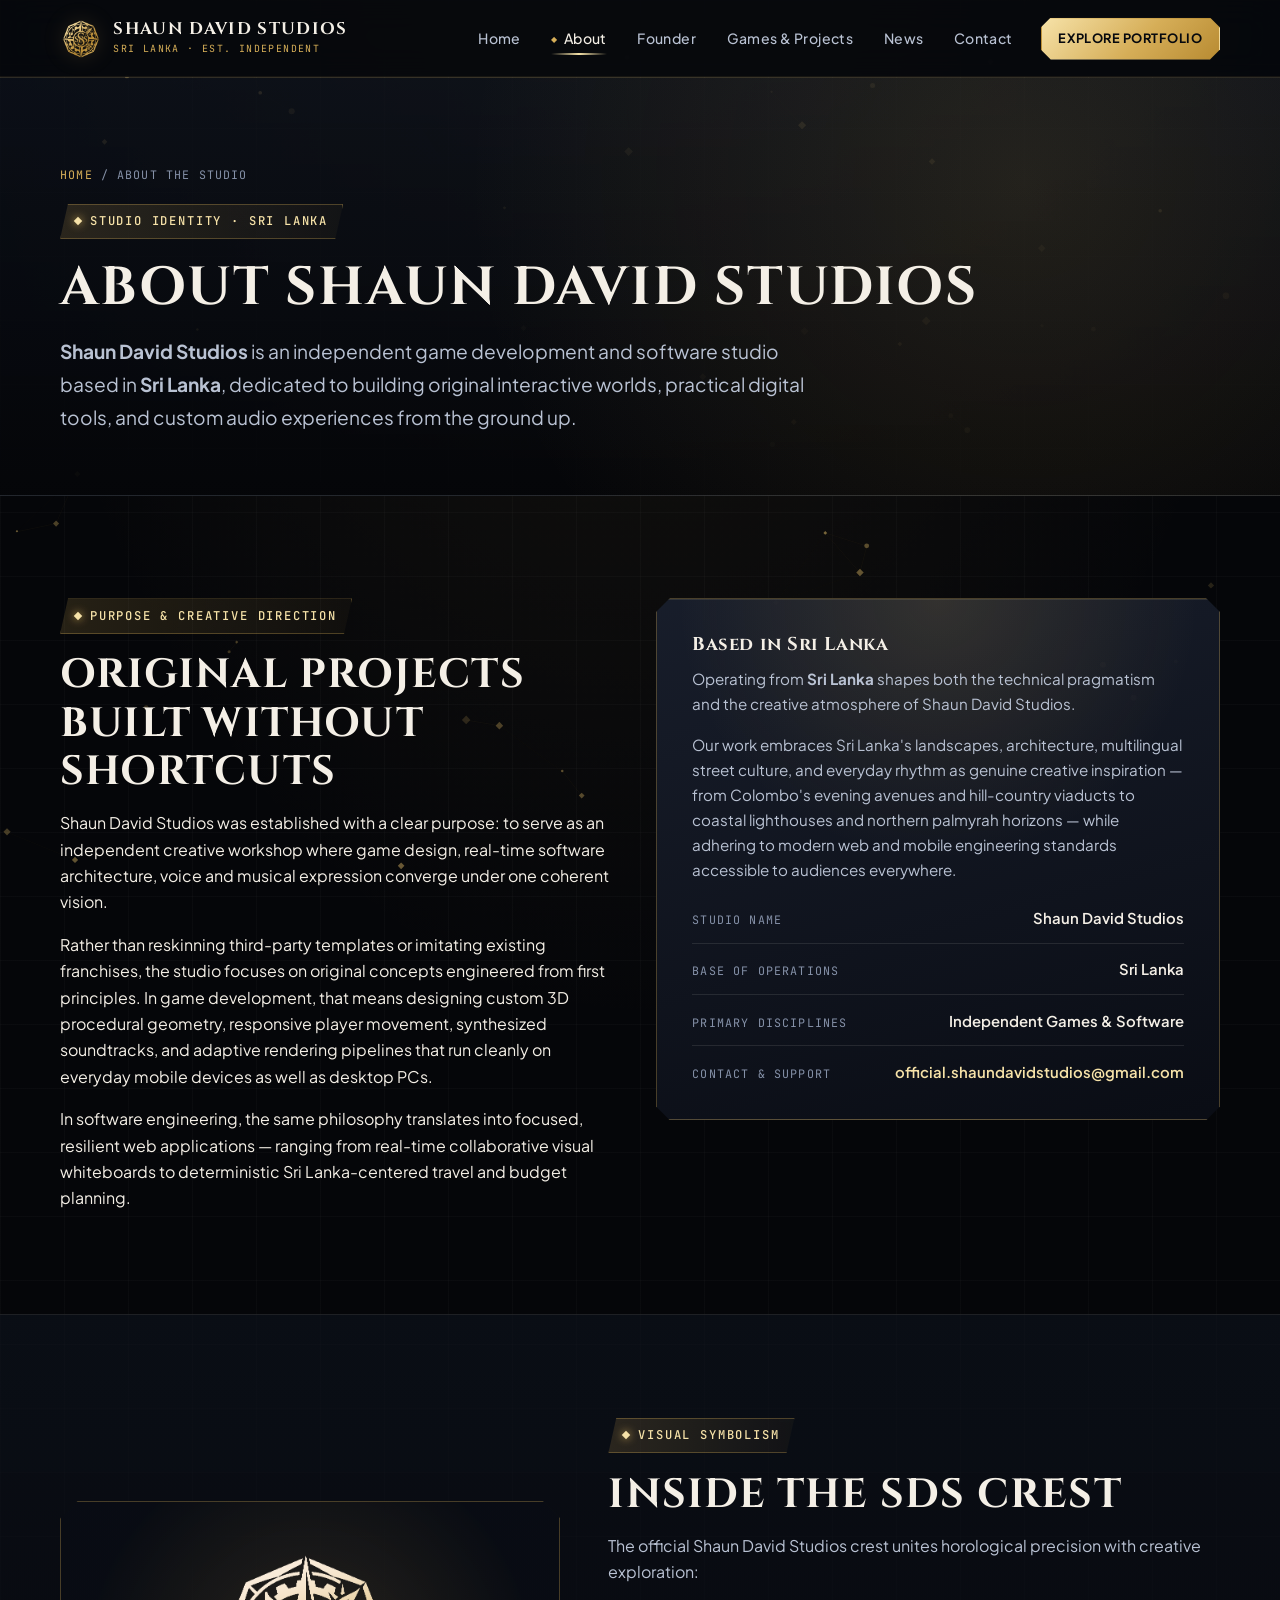
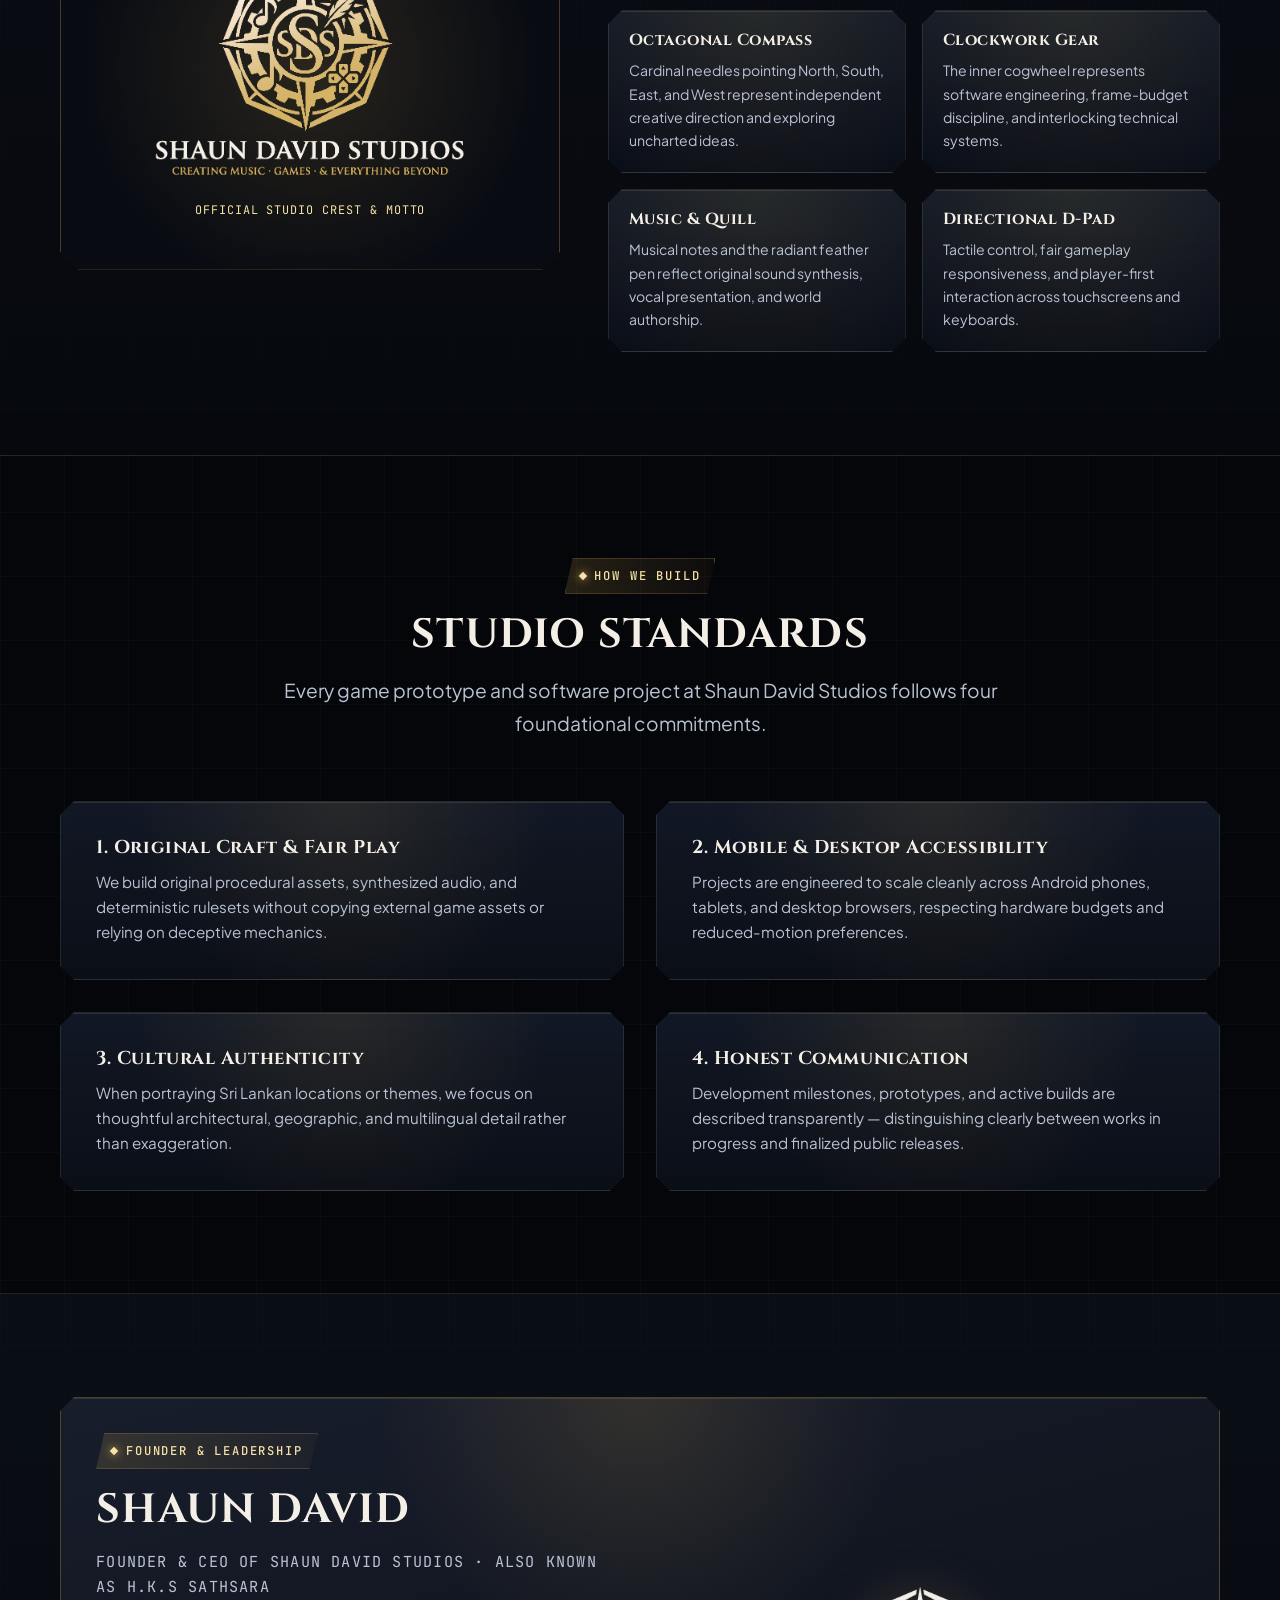
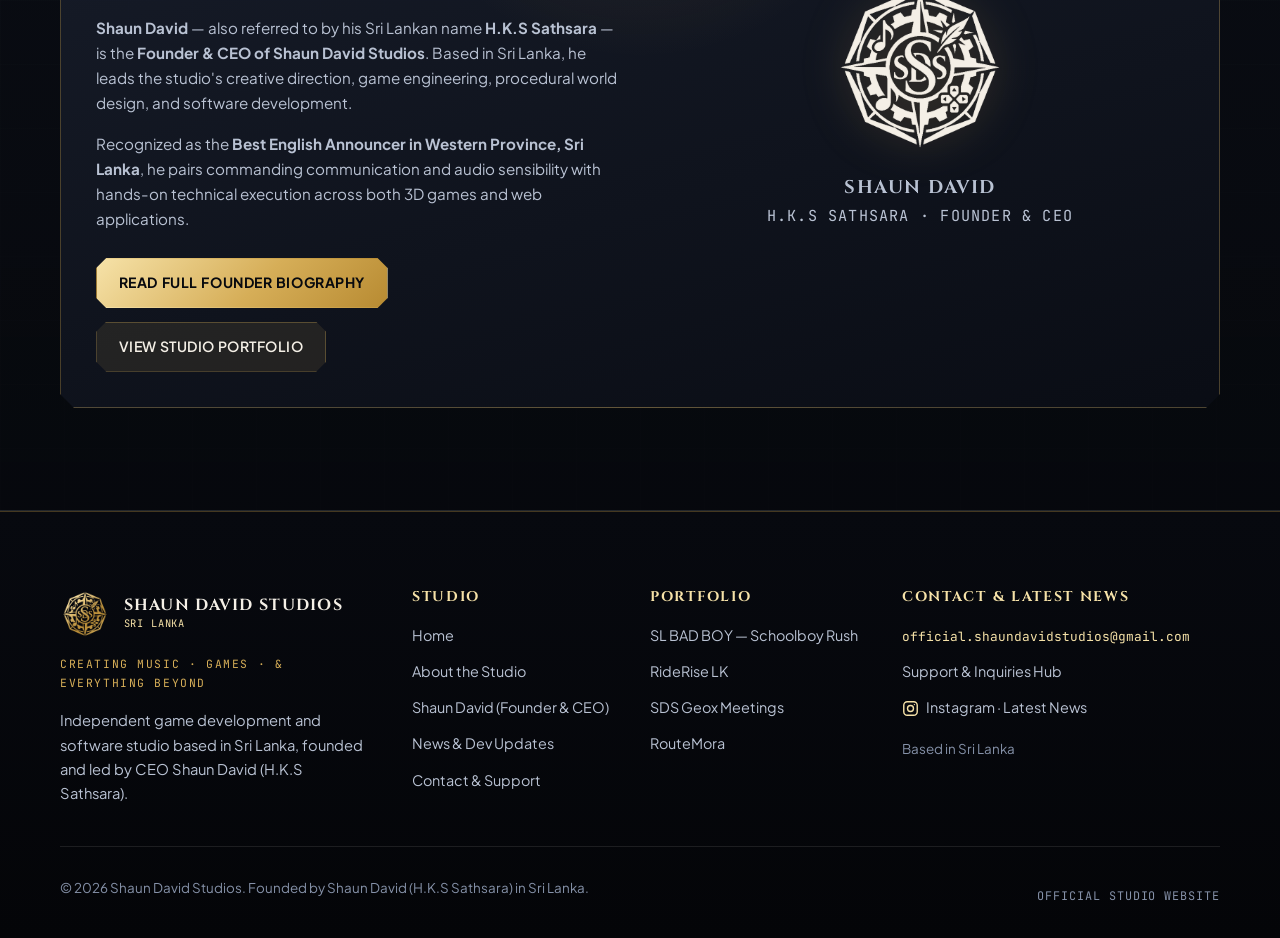
<file: about/index.html>
<!DOCTYPE html>
<html lang="en">
<head>
  <meta charset="UTF-8">
  <meta name="viewport" content="width=device-width, initial-scale=1.0">
  <title>About Shaun David Studios — Independent Game &amp; Software Studio in Sri Lanka</title>
  <meta name="description" content="Learn about Shaun David Studios, an independent game development and software studio in Sri Lanka founded and led by Founder &amp; CEO Shaun David (H.K.S Sathsara).">
  <meta name="robots" content="index, follow">
  <link rel="canonical" href="https://shaundavidstudios.pages.dev/about/">
  <meta name="theme-color" content="#050609">
  <meta name="author" content="Shaun David (H.K.S Sathsara)">

  <!-- Open Graph Metadata -->
  <meta property="og:site_name" content="Shaun David Studios">
  <meta property="og:type" content="website">
  <meta property="og:url" content="https://shaundavidstudios.pages.dev/about/">
  <meta property="og:title" content="About Shaun David Studios — Independent Game &amp; Software Studio in Sri Lanka">
  <meta property="og:description" content="Explore the creative mission, Sri Lankan roots, and engineering principles of Shaun David Studios, founded by Shaun David (H.K.S Sathsara).">
  <meta property="og:image" content="https://shaundavidstudios.pages.dev/assets/img/og-image.png">
  <meta property="og:image:alt" content="Shaun David Studios octagonal compass and clockwork crest">
  <meta property="og:image:width" content="1200">
  <meta property="og:image:height" content="630">
  <meta name="twitter:card" content="summary_large_image">
  <meta name="twitter:title" content="About Shaun David Studios — Independent Game &amp; Software Studio">
  <meta name="twitter:description" content="Explore the creative mission, Sri Lankan roots, and engineering principles of Shaun David Studios.">
  <meta name="twitter:image" content="https://shaundavidstudios.pages.dev/assets/img/og-image.png">

  <!-- Favicons & Manifest -->
  <link rel="icon" type="image/png" sizes="192x192" href="/favicon.png">
  <link rel="icon" type="image/png" sizes="48x48" href="/favicon-48x48.png">
  <link rel="icon" type="image/png" sizes="32x32" href="/assets/img/favicon-32x32.png">
  <link rel="icon" href="/favicon.ico" sizes="any">
  <link rel="apple-touch-icon" sizes="180x180" href="/assets/img/apple-touch-icon.png">
  <link rel="manifest" href="/site.webmanifest">

  <link rel="preload" href="../assets/fonts/cinzel-latin-700-normal.woff2" as="font" type="font/woff2" crossorigin>
  <link rel="stylesheet" href="../assets/css/main.css?v=4">
  <link rel="stylesheet" href="../assets/css/animations.css?v=3">

  <!-- Schema.org Structured Data (AboutPage + Organization + Founder) -->
  <script type="application/ld+json">
  {
    "@context": "https://schema.org",
    "@graph": [
      {
        "@type": "AboutPage",
        "@id": "#about-page",
        "name": "About Shaun David Studios",
        "description": "Overview of Shaun David Studios, an independent game development and software studio based in Sri Lanka, founded by Shaun David (H.K.S Sathsara).",
        "mainEntity": {
          "@id": "#organization"
        },
        "inLanguage": "en",
        "url": "https://shaundavidstudios.pages.dev/about/"
      },
      {
        "@type": "Organization",
        "@id": "#organization",
        "name": "Shaun David Studios",
        "alternateName": "SDS",
        "slogan": "Creating Music, Games & Everything Beyond",
        "description": "Independent game development and software studio based in Sri Lanka, founded and led by CEO Shaun David (H.K.S Sathsara).",
        "email": "official.shaundavidstudios@gmail.com",
        "sameAs": [
          "https://www.instagram.com/shaun.david.studios/"
        ],
        "logo": {
          "@type": "ImageObject",
          "url": "https://shaundavidstudios.pages.dev/assets/img/sds-logo-original.jpg",
          "width": 905,
          "height": 768
        },
        "address": {
          "@type": "PostalAddress",
          "addressCountry": "LK"
        },
        "location": {
          "@type": "Place",
          "name": "Sri Lanka"
        },
        "contactPoint": {
          "@type": "ContactPoint",
          "contactType": "customer support",
          "email": "official.shaundavidstudios@gmail.com"
        },
        "founder": {
          "@id": "#shaun-david"
        },
        "url": "https://shaundavidstudios.pages.dev/"
      },
      {
        "@type": "Person",
        "@id": "#shaun-david",
        "name": "Shaun David",
        "alternateName": [
          "H.K.S Sathsara",
          "H.K.S. Sathsara"
        ],
        "jobTitle": "Founder & CEO",
        "award": "Best English Announcer in Western Province, Sri Lanka",
        "worksFor": {
          "@id": "#organization"
        },
        "url": "https://shaundavidstudios.pages.dev/shaun-david/"
      }
    ]
  }
  </script>
</head>
<body>
  <a class="skip-link" href="#main-content">Skip to main content</a>
  <canvas id="ambient-canvas" class="ambient-canvas" aria-hidden="true"></canvas>

  <header class="site-header">
    <div class="container site-header__inner">
      <a class="brand-link" href="../" aria-label="Shaun David Studios — Home">
        <img class="brand-link__crest" src="../assets/img/sds-crest-gold.png" width="42" height="42" alt="Shaun David Studios octagonal compass crest">
        <span class="brand-link__text">
          <span class="brand-link__name">SHAUN DAVID STUDIOS</span>
          <span class="brand-link__sub">Sri Lanka · Est. Independent</span>
        </span>
      </a>

      <button class="nav-toggle" type="button" data-nav-toggle aria-expanded="false" aria-controls="primary-navigation" aria-label="Open navigation menu">
        <span class="nav-toggle__bars" aria-hidden="true">
          <span class="nav-toggle__bar"></span>
          <span class="nav-toggle__bar"></span>
          <span class="nav-toggle__bar"></span>
        </span>
      </button>

      <nav id="primary-navigation" class="primary-nav" data-primary-nav aria-label="Primary navigation">
        <ul class="primary-nav__list">
          <li><a class="primary-nav__link" href="../">Home</a></li>
          <li><a class="primary-nav__link" href="./" aria-current="page">About</a></li>
          <li><a class="primary-nav__link" href="../shaun-david/">Founder</a></li>
          <li><a class="primary-nav__link" href="../games/">Games &amp; Projects</a></li>
          <li><a class="primary-nav__link" href="../news/">News</a></li>
          <li><a class="primary-nav__link" href="../contact/">Contact</a></li>
        </ul>
        <div class="nav-cta">
          <a class="btn btn--primary btn--sm" href="../games/">Explore Portfolio</a>
        </div>
      </nav>
    </div>
    <div class="scroll-vernier" aria-hidden="true">
      <div class="scroll-vernier__bar"></div>
    </div>
  </header>
  <div class="nav-backdrop" data-nav-backdrop aria-hidden="true"></div>

  <main id="main-content">
    <!-- Page Hero -->
    <section class="page-hero" aria-labelledby="about-title">
      <div class="container">
        <ol class="breadcrumb" aria-label="Breadcrumb">
          <li><a href="../">Home</a></li>
          <li aria-hidden="true">/</li>
          <li aria-current="page">About the Studio</li>
        </ol>
        <div class="eyebrow">
          <span class="eyebrow__dot" aria-hidden="true"></span>
          <span>Studio Identity · Sri Lanka</span>
        </div>
        <h1 id="about-title" class="page-title">About Shaun David Studios</h1>
        <p class="lead" style="max-width: 780px;">
          <strong>Shaun David Studios</strong> is an independent game development and software studio based in <strong>Sri Lanka</strong>, dedicated to building original interactive worlds, practical digital tools, and custom audio experiences from the ground up.
        </p>
      </div>
    </section>

    <!-- Studio Purpose & Creative Direction -->
    <section class="section" aria-labelledby="purpose-heading">
      <div class="container">
        <div class="grid-2" style="align-items: start;">
          <div class="reveal">
            <div class="eyebrow">
              <span class="eyebrow__dot" aria-hidden="true"></span>
              <span>Purpose &amp; Creative Direction</span>
            </div>
            <h2 id="purpose-heading" class="section-title">Original Projects Built Without Shortcuts</h2>
            <p>
              Shaun David Studios was established with a clear purpose: to serve as an independent creative workshop where game design, real-time software architecture, voice and musical expression converge under one coherent vision.
            </p>
            <p>
              Rather than reskinning third-party templates or imitating existing franchises, the studio focuses on original concepts engineered from first principles. In game development, that means designing custom 3D procedural geometry, responsive player movement, synthesized soundtracks, and adaptive rendering pipelines that run cleanly on everyday mobile devices as well as desktop PCs.
            </p>
            <p>
              In software engineering, the same philosophy translates into focused, resilient web applications — ranging from real-time collaborative visual whiteboards to deterministic Sri Lanka-centered travel and budget planning.
            </p>
          </div>

          <div class="sds-card sds-card--gold reveal" style="--delay: 100ms;">
            <h3>Based in Sri Lanka</h3>
            <p>
              Operating from <strong>Sri Lanka</strong> shapes both the technical pragmatism and the creative atmosphere of Shaun David Studios.
            </p>
            <p>
              Our work embraces Sri Lanka's landscapes, architecture, multilingual street culture, and everyday rhythm as genuine creative inspiration — from Colombo's evening avenues and hill-country viaducts to coastal lighthouses and northern palmyrah horizons — while adhering to modern web and mobile engineering standards accessible to audiences everywhere.
            </p>
            <div class="spec-ledger" style="margin-top: 1.5rem;">
              <div class="spec-row">
                <span class="spec-label">Studio Name</span>
                <span class="spec-value">Shaun David Studios</span>
              </div>
              <div class="spec-row">
                <span class="spec-label">Base of Operations</span>
                <span class="spec-value">Sri Lanka</span>
              </div>
              <div class="spec-row">
                <span class="spec-label">Primary Disciplines</span>
                <span class="spec-value">Independent Games &amp; Software</span>
              </div>
              <div class="spec-row">
                <span class="spec-label">Contact &amp; Support</span>
                <span class="spec-value"><a href="mailto:official.shaundavidstudios@gmail.com">official.shaundavidstudios@gmail.com</a></span>
              </div>
            </div>
          </div>
        </div>
      </div>
    </section>

    <!-- Anatomy of the Official Emblem -->
    <section class="section section--alt" aria-labelledby="emblem-heading">
      <div class="container">
        <div class="crest-anatomy">
          <div class="crest-showcase-panel reveal">
            <img src="../assets/img/sds-lockup-dark.png" width="420" height="302" alt="Official Shaun David Studios full crest and wordmark: Creating Music, Games, and Everything Beyond">
            <p class="mono-tag">Official Studio Crest &amp; Motto</p>
          </div>

          <div class="reveal" style="--delay: 100ms;">
            <div class="eyebrow">
              <span class="eyebrow__dot" aria-hidden="true"></span>
              <span>Visual Symbolism</span>
            </div>
            <h2 id="emblem-heading" class="section-title">Inside the SDS Crest</h2>
            <p style="color: var(--text-secondary); margin-bottom: 1.5rem;">
              The official Shaun David Studios crest unites horological precision with creative exploration:
            </p>

            <div class="grid-2" style="gap: 1rem;">
              <div class="sds-card" style="padding: 1.25rem;">
                <h3 style="font-size: 1rem;">Octagonal Compass</h3>
                <p style="font-size: 0.88rem;">Cardinal needles pointing North, South, East, and West represent independent creative direction and exploring uncharted ideas.</p>
              </div>
              <div class="sds-card" style="padding: 1.25rem;">
                <h3 style="font-size: 1rem;">Clockwork Gear</h3>
                <p style="font-size: 0.88rem;">The inner cogwheel represents software engineering, frame-budget discipline, and interlocking technical systems.</p>
              </div>
              <div class="sds-card" style="padding: 1.25rem;">
                <h3 style="font-size: 1rem;">Music &amp; Quill</h3>
                <p style="font-size: 0.88rem;">Musical notes and the radiant feather pen reflect original sound synthesis, vocal presentation, and world authorship.</p>
              </div>
              <div class="sds-card" style="padding: 1.25rem;">
                <h3 style="font-size: 1rem;">Directional D-Pad</h3>
                <p style="font-size: 0.88rem;">Tactile control, fair gameplay responsiveness, and player-first interaction across touchscreens and keyboards.</p>
              </div>
            </div>
          </div>
        </div>
      </div>
    </section>

    <!-- Studio Principles -->
    <section class="section" aria-labelledby="principles-heading">
      <div class="container">
        <div class="section-header section-header--center reveal">
          <div class="eyebrow">
            <span class="eyebrow__dot" aria-hidden="true"></span>
            <span>How We Build</span>
          </div>
          <h2 id="principles-heading" class="section-title">Studio Standards</h2>
          <p class="lead">
            Every game prototype and software project at Shaun David Studios follows four foundational commitments.
          </p>
        </div>

        <div class="grid-2">
          <article class="sds-card reveal">
            <h3>1. Original Craft &amp; Fair Play</h3>
            <p>We build original procedural assets, synthesized audio, and deterministic rulesets without copying external game assets or relying on deceptive mechanics.</p>
          </article>
          <article class="sds-card reveal" style="--delay: 80ms;">
            <h3>2. Mobile &amp; Desktop Accessibility</h3>
            <p>Projects are engineered to scale cleanly across Android phones, tablets, and desktop browsers, respecting hardware budgets and reduced-motion preferences.</p>
          </article>
          <article class="sds-card reveal" style="--delay: 160ms;">
            <h3>3. Cultural Authenticity</h3>
            <p>When portraying Sri Lankan locations or themes, we focus on thoughtful architectural, geographic, and multilingual detail rather than exaggeration.</p>
          </article>
          <article class="sds-card reveal" style="--delay: 240ms;">
            <h3>4. Honest Communication</h3>
            <p>Development milestones, prototypes, and active builds are described transparently — distinguishing clearly between works in progress and finalized public releases.</p>
          </article>
        </div>
      </div>
    </section>

    <!-- Founder Introduction Section -->
    <section class="section section--alt" aria-labelledby="about-founder-heading">
      <div class="container">
        <div class="sds-card sds-card--gold reveal" data-no-tilt>
          <div class="grid-2" style="align-items: center;">
            <div>
              <div class="eyebrow">
                <span class="eyebrow__dot" aria-hidden="true"></span>
                <span>Founder &amp; Leadership</span>
              </div>
              <h2 id="about-founder-heading" class="section-title">Shaun David</h2>
              <p class="mono-tag" style="margin-bottom: 1rem;">Founder &amp; CEO of Shaun David Studios · Also Known as H.K.S Sathsara</p>
              <p>
                <strong>Shaun David</strong> — also referred to by his Sri Lankan name <strong>H.K.S Sathsara</strong> — is the <strong>Founder &amp; CEO of Shaun David Studios</strong>. Based in Sri Lanka, he leads the studio's creative direction, game engineering, procedural world design, and software development.
              </p>
              <p>
                Recognized as the <strong>Best English Announcer in Western Province, Sri Lanka</strong>, he pairs commanding communication and audio sensibility with hands-on technical execution across both 3D games and web applications.
              </p>
              <div class="btn-group" style="margin-top: 1.65rem;">
                <a class="btn btn--primary" href="../shaun-david/">Read Full Founder Biography</a>
                <a class="btn btn--secondary" href="../games/">View Studio Portfolio</a>
              </div>
            </div>

            <div style="display: flex; flex-direction: column; align-items: center; text-align: center; padding: 1.5rem;">
              <img src="../assets/img/sds-crest-ivory.png" width="180" height="180" alt="Shaun David Studios ivory emblem" style="margin-bottom: 1.25rem; filter: drop-shadow(0 0 22px rgba(214, 174, 88, 0.25));">
              <p class="font-display" style="font-size: 1.15rem; letter-spacing: 0.08em;">SHAUN DAVID</p>
              <p class="mono-tag" style="margin-top: 0.3rem;">H.K.S Sathsara · Founder &amp; CEO</p>
            </div>
          </div>
        </div>
      </div>
    </section>
  </main>

  <footer class="site-footer">
    <div class="container">
      <div class="site-footer__grid">
        <div class="site-footer__brand">
          <a class="site-footer__lockup" href="../">
            <img src="../assets/img/sds-crest-gold.png" width="50" height="50" alt="Shaun David Studios emblem">
            <div>
              <div class="font-display" style="font-size: 1rem; letter-spacing: 0.08em;">SHAUN DAVID STUDIOS</div>
              <div class="mono-tag" style="font-size: 0.65rem;">Sri Lanka</div>
            </div>
          </a>
          <p class="site-footer__motto">Creating Music · Games · &amp; Everything Beyond</p>
          <p class="site-footer__desc">
            Independent game development and software studio based in Sri Lanka, founded and led by CEO Shaun David (H.K.S Sathsara).
          </p>
        </div>

        <div>
          <h2 class="site-footer__heading">Studio</h2>
          <ul class="site-footer__links">
            <li><a href="../">Home</a></li>
            <li><a href="./">About the Studio</a></li>
            <li><a href="../shaun-david/">Shaun David (Founder &amp; CEO)</a></li>
            <li><a href="../news/">News &amp; Dev Updates</a></li>
            <li><a href="../contact/">Contact &amp; Support</a></li>
          </ul>
        </div>

        <div>
          <h2 class="site-footer__heading">Portfolio</h2>
          <ul class="site-footer__links">
            <li><a href="../games/#sl-bad-boy">SL BAD BOY — Schoolboy Rush</a></li>
            <li><a href="../games/#riderise-lk">RideRise LK</a></li>
            <li><a href="../games/#sds-geox-meetings">SDS Geox Meetings</a></li>
            <li><a href="../games/#routemora">RouteMora</a></li>
          </ul>
        </div>

        <div>
          <h2 class="site-footer__heading">Contact &amp; Latest News</h2>
          <ul class="site-footer__links">
            <li><a class="site-footer__email" href="mailto:official.shaundavidstudios@gmail.com">official.shaundavidstudios@gmail.com</a></li>
            <li><a href="../contact/">Support &amp; Inquiries Hub</a></li>
          </ul>
          <div data-social-section style="margin-top: 0.75rem;">
            <ul class="site-footer__links" data-social-list="footer-links">
              <li>
                <a href="https://www.instagram.com/shaun.david.studios/" target="_blank" rel="noopener noreferrer" aria-label="Follow Shaun David Studios on Instagram for latest news">
                  <svg width="18" height="18" viewBox="0 0 24 24" fill="none" stroke="currentColor" stroke-width="2" aria-hidden="true"><rect x="2.5" y="2.5" width="19" height="19" rx="5"/><circle cx="12" cy="12" r="4.2"/><circle cx="17.5" cy="6.5" r="1" fill="currentColor" stroke="none"/></svg>
                  <span>Instagram · Latest News</span>
                </a>
              </li>
            </ul>
          </div>
          <p style="margin-top: 0.85rem; font-size: 0.84rem; color: var(--text-muted);">Based in Sri Lanka</p>
        </div>
      </div>

      <div class="site-footer__bottom">
        <p>&copy; 2026 Shaun David Studios. Founded by Shaun David (H.K.S Sathsara) in Sri Lanka.</p>
        <p class="mono-tag" style="color: var(--text-muted);">Official Studio Website</p>
      </div>
    </div>
  </footer>

  <!-- Mobile One-Thumb Quick Navigation Dock (Hidden on Desktop, Shown <= 768px) -->
  <nav class="mobile-dock" aria-label="Mobile quick navigation">
    <a class="mobile-dock__link" href="../">
      <svg width="19" height="19" viewBox="0 0 24 24" fill="none" stroke="currentColor" stroke-width="2" aria-hidden="true"><path d="m3 9 9-7 9 7v11a2 2 0 0 1-2 2H5a2 2 0 0 1-2-2z"/></svg>
      <span>Home</span>
    </a>
    <a class="mobile-dock__link" href="../games/">
      <svg width="19" height="19" viewBox="0 0 24 24" fill="none" stroke="currentColor" stroke-width="2" aria-hidden="true"><path d="M9 3h6v6h6v6h-6v6H9v-6H3V9h6V3z"/></svg>
      <span>Games</span>
    </a>
    <a class="mobile-dock__link" href="../shaun-david/">
      <svg width="19" height="19" viewBox="0 0 24 24" fill="none" stroke="currentColor" stroke-width="2" aria-hidden="true"><circle cx="12" cy="8" r="4"/><path d="M4 21c1.5-4 5-6 8-6s6.5 2 8 6"/></svg>
      <span>Founder</span>
    </a>
    <a class="mobile-dock__link" href="./" aria-current="page">
      <svg width="19" height="19" viewBox="0 0 24 24" fill="none" stroke="currentColor" stroke-width="2" aria-hidden="true"><polygon points="12 2 19 7 19 17 12 22 5 17 5 7 12 2"/><circle cx="12" cy="12" r="3"/></svg>
      <span>About</span>
    </a>
    <a class="mobile-dock__link" href="../contact/">
      <svg width="19" height="19" viewBox="0 0 24 24" fill="none" stroke="currentColor" stroke-width="2" aria-hidden="true"><rect x="2" y="4" width="20" height="16" rx="2"/><path d="m22 7-10 7L2 7"/></svg>
      <span>Contact</span>
    </a>
  </nav>

  <script src="../assets/js/site-config.js?v=3"></script>
  <script src="../assets/js/main.js?v=3"></script>
  <script src="../assets/js/animations.js?v=3"></script>
</body>
</html>
</file>
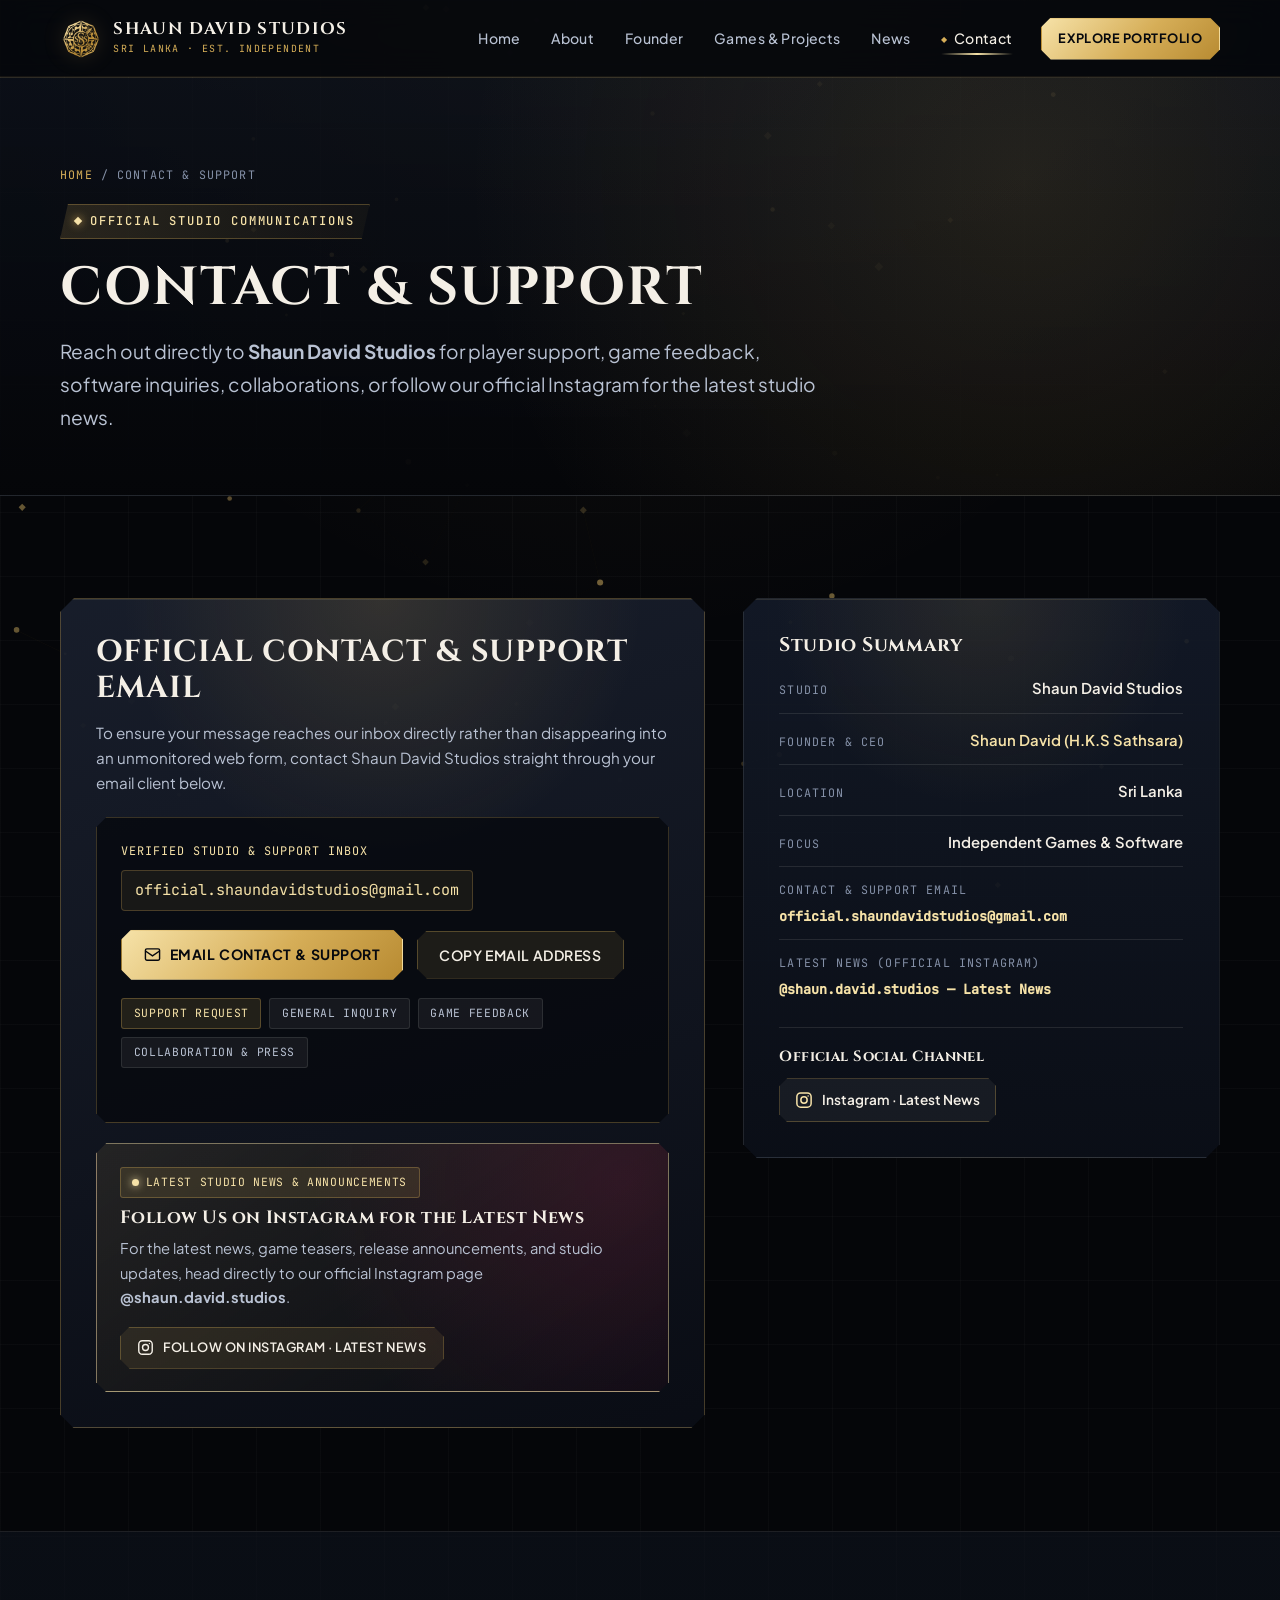
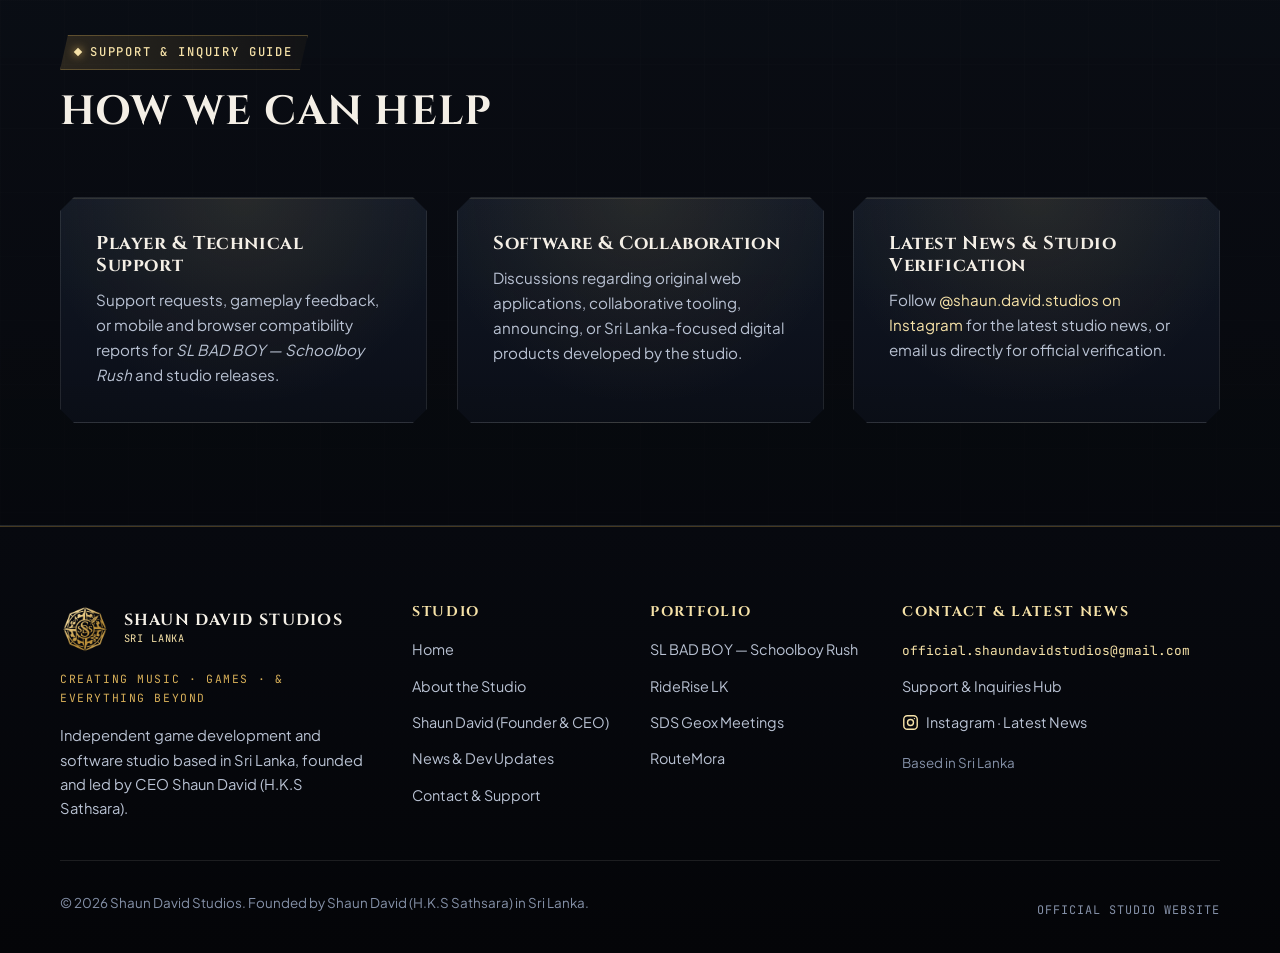
<file: contact/index.html>
<!DOCTYPE html>
<html lang="en">
<head>
  <meta charset="UTF-8">
  <meta name="viewport" content="width=device-width, initial-scale=1.0">
  <title>Contact &amp; Support — Shaun David Studios</title>
  <meta name="description" content="Official contact, support email (official.shaundavidstudios@gmail.com), and Instagram (@shaun.david.studios for latest news) for Shaun David Studios in Sri Lanka.">
  <meta name="robots" content="index, follow">
  <link rel="canonical" href="https://shaundavidstudios.pages.dev/contact/">
  <meta name="theme-color" content="#050609">
  <meta name="author" content="Shaun David (H.K.S Sathsara)">

  <!-- Open Graph Metadata -->
  <meta property="og:site_name" content="Shaun David Studios">
  <meta property="og:type" content="website">
  <meta property="og:url" content="https://shaundavidstudios.pages.dev/contact/">
  <meta property="og:title" content="Contact &amp; Support — Shaun David Studios">
  <meta property="og:description" content="Reach Shaun David Studios via official.shaundavidstudios@gmail.com or follow @shaun.david.studios on Instagram for the latest studio news.">
  <meta property="og:image" content="https://shaundavidstudios.pages.dev/assets/img/og-image.png">
  <meta property="og:image:alt" content="Shaun David Studios crest">
  <meta property="og:image:width" content="1200">
  <meta property="og:image:height" content="630">
  <meta name="twitter:card" content="summary_large_image">
  <meta name="twitter:title" content="Contact &amp; Support — Shaun David Studios">
  <meta name="twitter:description" content="Official contact, support email, and Instagram for Shaun David Studios in Sri Lanka.">
  <meta name="twitter:image" content="https://shaundavidstudios.pages.dev/assets/img/og-image.png">

  <!-- Favicons & Manifest -->
  <link rel="icon" type="image/png" sizes="192x192" href="/favicon.png">
  <link rel="icon" type="image/png" sizes="48x48" href="/favicon-48x48.png">
  <link rel="icon" type="image/png" sizes="32x32" href="/assets/img/favicon-32x32.png">
  <link rel="icon" href="/favicon.ico" sizes="any">
  <link rel="apple-touch-icon" sizes="180x180" href="/assets/img/apple-touch-icon.png">
  <link rel="manifest" href="/site.webmanifest">

  <link rel="preload" href="../assets/fonts/cinzel-latin-700-normal.woff2" as="font" type="font/woff2" crossorigin>
  <link rel="stylesheet" href="../assets/css/main.css?v=4">
  <link rel="stylesheet" href="../assets/css/animations.css?v=3">

  <!-- Schema.org Structured Data (ContactPage + Organization) -->
  <script type="application/ld+json">
  {
    "@context": "https://schema.org",
    "@graph": [
      {
        "@type": "ContactPage",
        "@id": "#contact-page",
        "name": "Contact & Support — Shaun David Studios",
        "description": "Official contact, support email, and social channels for Shaun David Studios in Sri Lanka.",
        "mainEntity": {
          "@id": "#organization"
        },
        "inLanguage": "en",
        "url": "https://shaundavidstudios.pages.dev/contact/"
      },
      {
        "@type": "Organization",
        "@id": "#organization",
        "name": "Shaun David Studios",
        "alternateName": "SDS",
        "email": "official.shaundavidstudios@gmail.com",
        "sameAs": [
          "https://www.instagram.com/shaun.david.studios/"
        ],
        "logo": {
          "@type": "ImageObject",
          "url": "https://shaundavidstudios.pages.dev/assets/img/sds-logo-original.jpg",
          "width": 905,
          "height": 768
        },
        "address": {
          "@type": "PostalAddress",
          "addressCountry": "LK"
        },
        "contactPoint": {
          "@type": "ContactPoint",
          "contactType": "customer support",
          "email": "official.shaundavidstudios@gmail.com",
          "availableLanguage": [
            "en",
            "si"
          ]
        },
        "founder": {
          "@id": "#shaun-david"
        },
        "url": "https://shaundavidstudios.pages.dev/"
      },
      {
        "@type": "Person",
        "@id": "#shaun-david",
        "name": "Shaun David",
        "alternateName": [
          "H.K.S Sathsara",
          "H.K.S. Sathsara"
        ],
        "jobTitle": "Founder & CEO",
        "award": "Best English Announcer in Western Province, Sri Lanka",
        "worksFor": {
          "@id": "#organization"
        },
        "url": "https://shaundavidstudios.pages.dev/shaun-david/"
      }
    ]
  }
  </script>
</head>
<body>
  <a class="skip-link" href="#main-content">Skip to main content</a>
  <canvas id="ambient-canvas" class="ambient-canvas" aria-hidden="true"></canvas>

  <header class="site-header">
    <div class="container site-header__inner">
      <a class="brand-link" href="../" aria-label="Shaun David Studios — Home">
        <img class="brand-link__crest" src="../assets/img/sds-crest-gold.png" width="42" height="42" alt="Shaun David Studios octagonal compass crest">
        <span class="brand-link__text">
          <span class="brand-link__name">SHAUN DAVID STUDIOS</span>
          <span class="brand-link__sub">Sri Lanka · Est. Independent</span>
        </span>
      </a>

      <button class="nav-toggle" type="button" data-nav-toggle aria-expanded="false" aria-controls="primary-navigation" aria-label="Open navigation menu">
        <span class="nav-toggle__bars" aria-hidden="true">
          <span class="nav-toggle__bar"></span>
          <span class="nav-toggle__bar"></span>
          <span class="nav-toggle__bar"></span>
        </span>
      </button>

      <nav id="primary-navigation" class="primary-nav" data-primary-nav aria-label="Primary navigation">
        <ul class="primary-nav__list">
          <li><a class="primary-nav__link" href="../">Home</a></li>
          <li><a class="primary-nav__link" href="../about/">About</a></li>
          <li><a class="primary-nav__link" href="../shaun-david/">Founder</a></li>
          <li><a class="primary-nav__link" href="../games/">Games &amp; Projects</a></li>
          <li><a class="primary-nav__link" href="../news/">News</a></li>
          <li><a class="primary-nav__link" href="./" aria-current="page">Contact</a></li>
        </ul>
        <div class="nav-cta">
          <a class="btn btn--primary btn--sm" href="../games/">Explore Portfolio</a>
        </div>
      </nav>
    </div>
    <div class="scroll-vernier" aria-hidden="true">
      <div class="scroll-vernier__bar"></div>
    </div>
  </header>
  <div class="nav-backdrop" data-nav-backdrop aria-hidden="true"></div>

  <main id="main-content">
    <!-- Contact Hero -->
    <section class="page-hero" aria-labelledby="contact-title">
      <div class="container">
        <ol class="breadcrumb" aria-label="Breadcrumb">
          <li><a href="../">Home</a></li>
          <li aria-hidden="true">/</li>
          <li aria-current="page">Contact &amp; Support</li>
        </ol>
        <div class="eyebrow">
          <span class="eyebrow__dot" aria-hidden="true"></span>
          <span>Official Studio Communications</span>
        </div>
        <h1 id="contact-title" class="page-title">Contact &amp; Support</h1>
        <p class="lead" style="max-width: 780px;">
          Reach out directly to <strong>Shaun David Studios</strong> for player support, game feedback, software inquiries, collaborations, or follow our official Instagram for the latest studio news.
        </p>
      </div>
    </section>

    <!-- Direct Verified Contact, Support & Official Instagram Hub -->
    <section class="section" aria-labelledby="direct-contact-heading">
      <div class="container">
        <div class="contact-layout" data-contact-hub>
          <div class="sds-card sds-card--gold reveal" data-no-tilt>
            <h2 id="direct-contact-heading" class="section-title" style="font-size: clamp(1.32rem, 2.5vw, 1.9rem);">Official Contact &amp; Support Email</h2>
            <p>
              To ensure your message reaches our inbox directly rather than disappearing into an unmonitored web form, contact Shaun David Studios straight through your email client below.
            </p>

            <!-- Active Official Studio Email View -->
            <div class="contact-email-box" data-email-configured>
              <span class="mono-tag" style="display: block; margin-bottom: 0.55rem;">Verified Studio &amp; Support Inbox</span>
              <a class="contact-email-address" href="mailto:official.shaundavidstudios@gmail.com" data-email-display>official.shaundavidstudios@gmail.com</a>

              <div class="btn-group">
                <a class="btn btn--primary" href="mailto:official.shaundavidstudios@gmail.com" data-email-mailto>
                  <svg width="18" height="18" viewBox="0 0 24 24" fill="none" stroke="currentColor" stroke-width="2" aria-hidden="true"><rect x="2" y="4" width="20" height="16" rx="2"/><path d="m22 7-10 7L2 7"/></svg>
                  <span>Email Contact &amp; Support</span>
                </a>
                <button class="btn btn--secondary" type="button" data-email-copy>
                  <span>Copy Email Address</span>
                </button>
              </div>

              <div style="margin-top: 1.15rem; display: flex; flex-wrap: wrap; gap: 0.5rem;">
                <a class="badge badge--status" href="mailto:official.shaundavidstudios@gmail.com?subject=Support%20Request%20%E2%80%94%20Shaun%20David%20Studios" data-email-subject="Support Request — Shaun David Studios">Support Request</a>
                <a class="badge" href="mailto:official.shaundavidstudios@gmail.com?subject=General%20Studio%20Inquiry%20%E2%80%94%20Shaun%20David%20Studios" data-email-subject="General Studio Inquiry — Shaun David Studios">General Inquiry</a>
                <a class="badge" href="mailto:official.shaundavidstudios@gmail.com?subject=Game%20Feedback%20%E2%80%94%20SL%20BAD%20BOY" data-email-subject="Game Feedback — SL BAD BOY">Game Feedback</a>
                <a class="badge" href="mailto:official.shaundavidstudios@gmail.com?subject=Collaboration%20%26%20Press%20%E2%80%94%20Shaun%20David%20Studios" data-email-subject="Collaboration & Press — Shaun David Studios">Collaboration &amp; Press</a>
              </div>

              <p class="mono-tag" data-email-copy-status aria-live="polite" style="margin-top: 0.85rem; min-height: 1.1em;"></p>
            </div>

            <!-- Fallback View if `contactEmail` is ever cleared in `assets/js/site-config.js` -->
            <div class="contact-email-box" data-email-unconfigured hidden>
              <div class="badge-row">
                <span class="badge badge--status">Direct Email Channel Updating</span>
              </div>
              <p style="font-size: 0.92rem;">
                Shaun David Studios' direct email address is currently being updated. Please check back shortly.
              </p>
            </div>

            <!-- Official Instagram — Latest Studio News -->
            <div class="insta-news-box">
              <div class="badge-row" style="margin-bottom: 0.65rem;">
                <span class="badge badge--status">
                  <span class="badge__pulse" aria-hidden="true"></span>
                  <span>Latest Studio News &amp; Announcements</span>
                </span>
              </div>
              <h3 style="font-size: 1.12rem; margin-bottom: 0.45rem;">Follow Us on Instagram for the Latest News</h3>
              <p style="font-size: 0.92rem; margin-bottom: 1.1rem;">
                For the latest news, game teasers, release announcements, and studio updates, head directly to our official Instagram page <strong>@shaun.david.studios</strong>.
              </p>
              <a class="btn btn--secondary btn--sm" href="https://www.instagram.com/shaun.david.studios/" target="_blank" rel="noopener noreferrer" aria-label="Follow Shaun David Studios on Instagram for latest news">
                <svg width="18" height="18" viewBox="0 0 24 24" fill="none" stroke="currentColor" stroke-width="2" aria-hidden="true"><rect x="2.5" y="2.5" width="19" height="19" rx="5"/><circle cx="12" cy="12" r="4.2"/><circle cx="17.5" cy="6.5" r="1" fill="currentColor" stroke="none"/></svg>
                <span>Follow on Instagram · Latest News</span>
              </a>
            </div>
          </div>

          <!-- Studio Identity Summary -->
          <aside class="sds-card reveal" style="--delay: 100ms;" aria-label="Studio Details">
            <h2 style="font-size: 1.22rem; margin-bottom: 1.2rem;">Studio Summary</h2>

            <div class="spec-ledger">
              <div class="spec-row">
                <span class="spec-label">Studio</span>
                <span class="spec-value">Shaun David Studios</span>
              </div>
              <div class="spec-row">
                <span class="spec-label">Founder &amp; CEO</span>
                <span class="spec-value"><a href="../shaun-david/">Shaun David (H.K.S Sathsara)</a></span>
              </div>
              <div class="spec-row">
                <span class="spec-label">Location</span>
                <span class="spec-value">Sri Lanka</span>
              </div>
              <div class="spec-row">
                <span class="spec-label">Focus</span>
                <span class="spec-value">Independent Games &amp; Software</span>
              </div>
              <div class="spec-row spec-row--stack">
                <span class="spec-label">Contact &amp; Support Email</span>
                <span class="spec-value"><a href="mailto:official.shaundavidstudios@gmail.com">official.shaundavidstudios@gmail.com</a></span>
              </div>
              <div class="spec-row spec-row--stack">
                <span class="spec-label">Latest News (Official Instagram)</span>
                <span class="spec-value"><a href="https://www.instagram.com/shaun.david.studios/" target="_blank" rel="noopener noreferrer">@shaun.david.studios — Latest News</a></span>
              </div>
            </div>

            <div style="margin-top: 1.65rem; padding-top: 1.25rem; border-top: 1px solid var(--ivory-border);" data-social-section>
              <h3 style="font-size: 0.92rem; margin-bottom: 0.8rem;">Official Social Channel</h3>
              <ul class="social-links" data-social-list="pills">
                <li>
                  <a class="social-pill" href="https://www.instagram.com/shaun.david.studios/" target="_blank" rel="noopener noreferrer" aria-label="Follow Shaun David Studios on Instagram for latest news">
                    <svg width="18" height="18" viewBox="0 0 24 24" fill="none" stroke="currentColor" stroke-width="2" aria-hidden="true"><rect x="2.5" y="2.5" width="19" height="19" rx="5"/><circle cx="12" cy="12" r="4.2"/><circle cx="17.5" cy="6.5" r="1" fill="currentColor" stroke="none"/></svg>
                    <span>Instagram · Latest News</span>
                  </a>
                </li>
              </ul>
            </div>
          </aside>
        </div>
      </div>
    </section>

    <!-- Inquiry Topics Overview -->
    <section class="section section--alt" aria-labelledby="topics-heading">
      <div class="container">
        <div class="section-header reveal">
          <div class="eyebrow">
            <span class="eyebrow__dot" aria-hidden="true"></span>
            <span>Support &amp; Inquiry Guide</span>
          </div>
          <h2 id="topics-heading" class="section-title">How We Can Help</h2>
        </div>

        <div class="grid-3">
          <article class="sds-card reveal">
            <h3>Player &amp; Technical Support</h3>
            <p>Support requests, gameplay feedback, or mobile and browser compatibility reports for <em>SL BAD BOY — Schoolboy Rush</em> and studio releases.</p>
          </article>
          <article class="sds-card reveal" style="--delay: 80ms;">
            <h3>Software &amp; Collaboration</h3>
            <p>Discussions regarding original web applications, collaborative tooling, announcing, or Sri Lanka-focused digital products developed by the studio.</p>
          </article>
          <article class="sds-card reveal" style="--delay: 160ms;">
            <h3>Latest News &amp; Studio Verification</h3>
            <p>Follow <a href="https://www.instagram.com/shaun.david.studios/" target="_blank" rel="noopener noreferrer">@shaun.david.studios on Instagram</a> for the latest studio news, or email us directly for official verification.</p>
          </article>
        </div>
      </div>
    </section>
  </main>

  <footer class="site-footer">
    <div class="container">
      <div class="site-footer__grid">
        <div class="site-footer__brand">
          <a class="site-footer__lockup" href="../">
            <img src="../assets/img/sds-crest-gold.png" width="50" height="50" alt="Shaun David Studios emblem">
            <div>
              <div class="font-display" style="font-size: 1rem; letter-spacing: 0.08em;">SHAUN DAVID STUDIOS</div>
              <div class="mono-tag" style="font-size: 0.65rem;">Sri Lanka</div>
            </div>
          </a>
          <p class="site-footer__motto">Creating Music · Games · &amp; Everything Beyond</p>
          <p class="site-footer__desc">
            Independent game development and software studio based in Sri Lanka, founded and led by CEO Shaun David (H.K.S Sathsara).
          </p>
        </div>

        <div>
          <h2 class="site-footer__heading">Studio</h2>
          <ul class="site-footer__links">
            <li><a href="../">Home</a></li>
            <li><a href="../about/">About the Studio</a></li>
            <li><a href="../shaun-david/">Shaun David (Founder &amp; CEO)</a></li>
            <li><a href="../news/">News &amp; Dev Updates</a></li>
            <li><a href="./">Contact &amp; Support</a></li>
          </ul>
        </div>

        <div>
          <h2 class="site-footer__heading">Portfolio</h2>
          <ul class="site-footer__links">
            <li><a href="../games/#sl-bad-boy">SL BAD BOY — Schoolboy Rush</a></li>
            <li><a href="../games/#riderise-lk">RideRise LK</a></li>
            <li><a href="../games/#sds-geox-meetings">SDS Geox Meetings</a></li>
            <li><a href="../games/#routemora">RouteMora</a></li>
          </ul>
        </div>

        <div>
          <h2 class="site-footer__heading">Contact &amp; Latest News</h2>
          <ul class="site-footer__links">
            <li><a class="site-footer__email" href="mailto:official.shaundavidstudios@gmail.com">official.shaundavidstudios@gmail.com</a></li>
            <li><a href="./">Support &amp; Inquiries Hub</a></li>
          </ul>
          <div data-social-section style="margin-top: 0.75rem;">
            <ul class="site-footer__links" data-social-list="footer-links">
              <li>
                <a href="https://www.instagram.com/shaun.david.studios/" target="_blank" rel="noopener noreferrer" aria-label="Follow Shaun David Studios on Instagram for latest news">
                  <svg width="18" height="18" viewBox="0 0 24 24" fill="none" stroke="currentColor" stroke-width="2" aria-hidden="true"><rect x="2.5" y="2.5" width="19" height="19" rx="5"/><circle cx="12" cy="12" r="4.2"/><circle cx="17.5" cy="6.5" r="1" fill="currentColor" stroke="none"/></svg>
                  <span>Instagram · Latest News</span>
                </a>
              </li>
            </ul>
          </div>
          <p style="margin-top: 0.85rem; font-size: 0.84rem; color: var(--text-muted);">Based in Sri Lanka</p>
        </div>
      </div>

      <div class="site-footer__bottom">
        <p>&copy; 2026 Shaun David Studios. Founded by Shaun David (H.K.S Sathsara) in Sri Lanka.</p>
        <p class="mono-tag" style="color: var(--text-muted);">Official Studio Website</p>
      </div>
    </div>
  </footer>

  <!-- Mobile One-Thumb Quick Navigation Dock (Hidden on Desktop, Shown <= 768px) -->
  <nav class="mobile-dock" aria-label="Mobile quick navigation">
    <a class="mobile-dock__link" href="../">
      <svg width="19" height="19" viewBox="0 0 24 24" fill="none" stroke="currentColor" stroke-width="2" aria-hidden="true"><path d="m3 9 9-7 9 7v11a2 2 0 0 1-2 2H5a2 2 0 0 1-2-2z"/></svg>
      <span>Home</span>
    </a>
    <a class="mobile-dock__link" href="../games/">
      <svg width="19" height="19" viewBox="0 0 24 24" fill="none" stroke="currentColor" stroke-width="2" aria-hidden="true"><path d="M9 3h6v6h6v6h-6v6H9v-6H3V9h6V3z"/></svg>
      <span>Games</span>
    </a>
    <a class="mobile-dock__link" href="../shaun-david/">
      <svg width="19" height="19" viewBox="0 0 24 24" fill="none" stroke="currentColor" stroke-width="2" aria-hidden="true"><circle cx="12" cy="8" r="4"/><path d="M4 21c1.5-4 5-6 8-6s6.5 2 8 6"/></svg>
      <span>Founder</span>
    </a>
    <a class="mobile-dock__link" href="../about/">
      <svg width="19" height="19" viewBox="0 0 24 24" fill="none" stroke="currentColor" stroke-width="2" aria-hidden="true"><polygon points="12 2 19 7 19 17 12 22 5 17 5 7 12 2"/><circle cx="12" cy="12" r="3"/></svg>
      <span>About</span>
    </a>
    <a class="mobile-dock__link" href="./" aria-current="page">
      <svg width="19" height="19" viewBox="0 0 24 24" fill="none" stroke="currentColor" stroke-width="2" aria-hidden="true"><rect x="2" y="4" width="20" height="16" rx="2"/><path d="m22 7-10 7L2 7"/></svg>
      <span>Contact</span>
    </a>
  </nav>

  <script src="../assets/js/site-config.js?v=3"></script>
  <script src="../assets/js/main.js?v=3"></script>
  <script src="../assets/js/animations.js?v=3"></script>
</body>
</html>
</file>
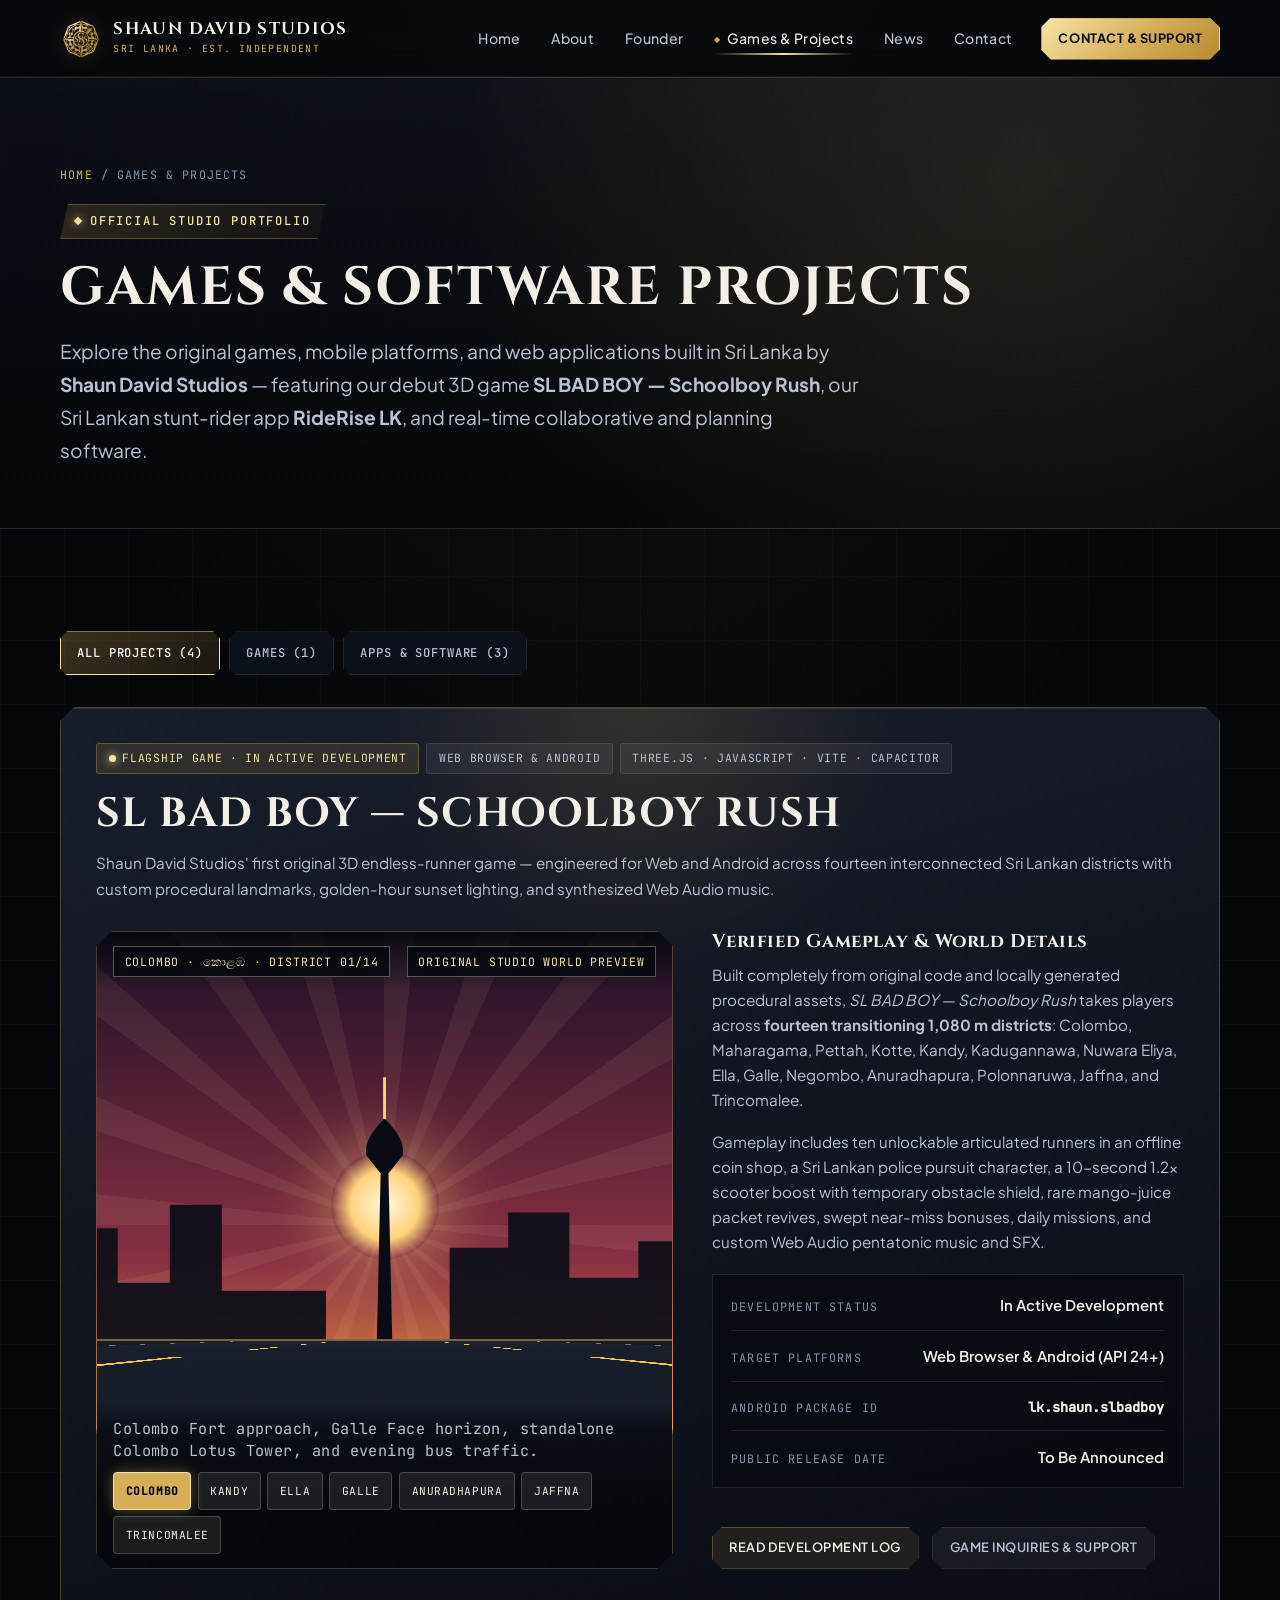
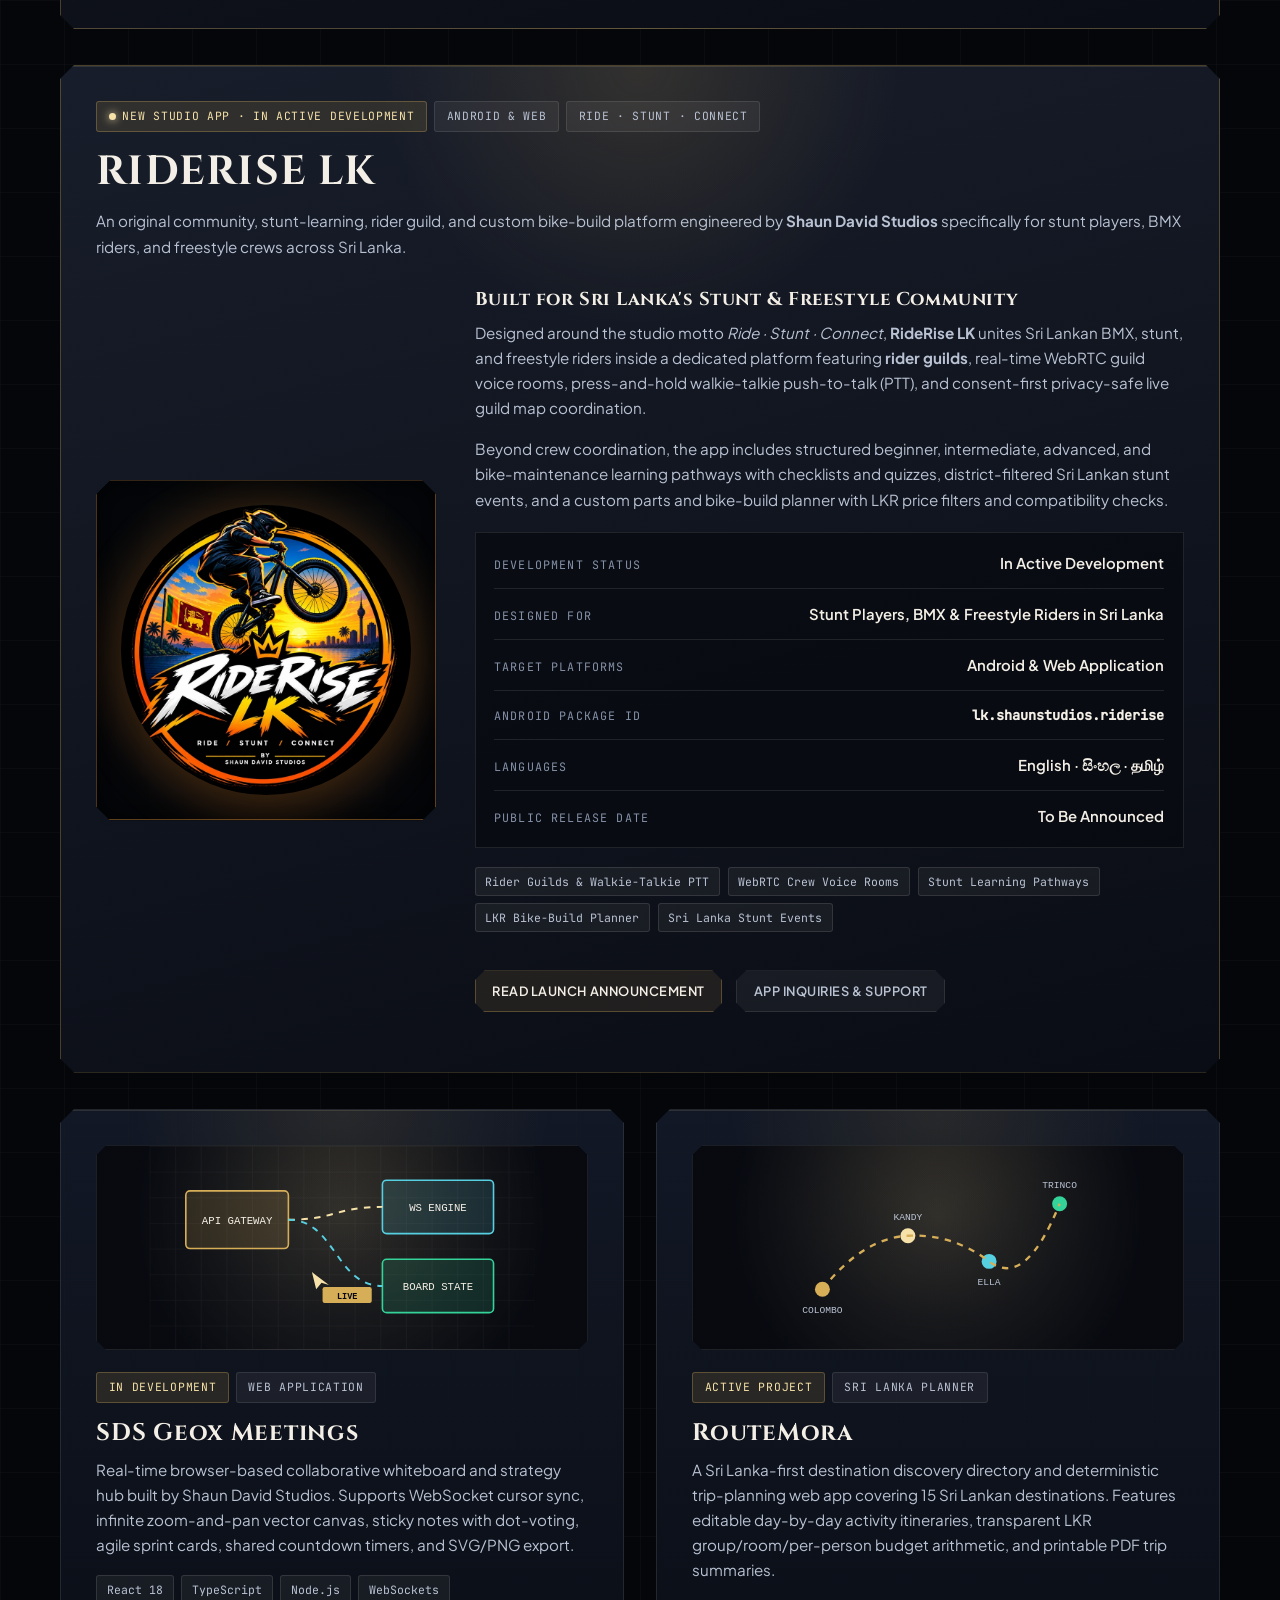
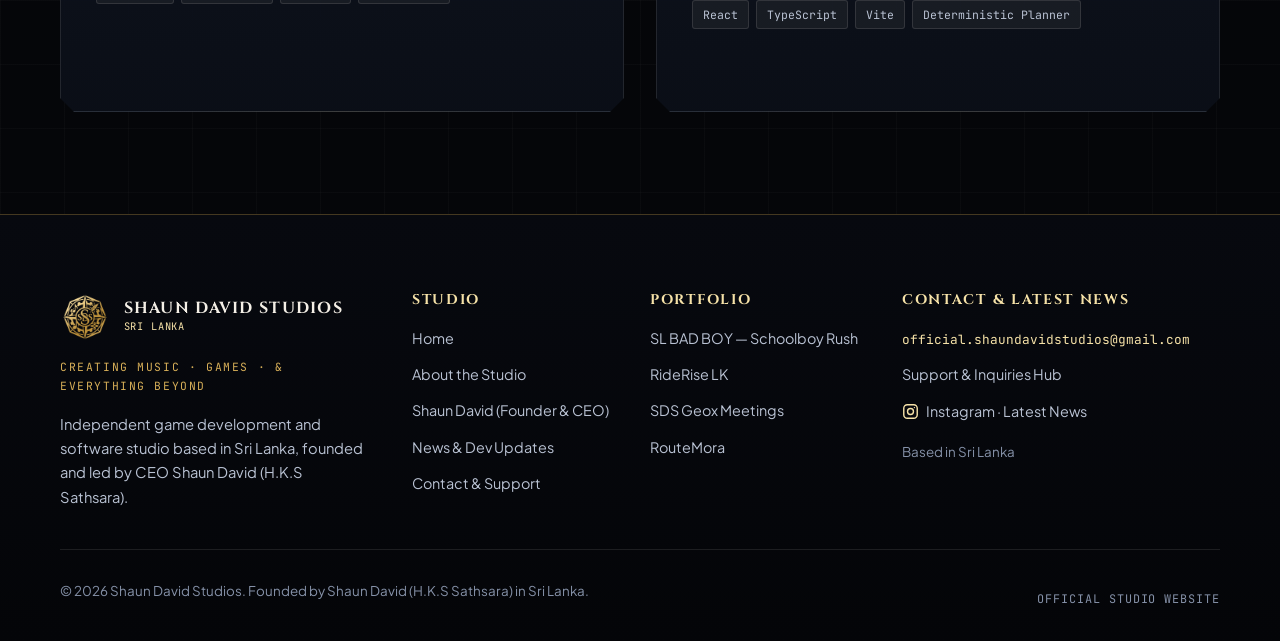
<file: games/index.html>
<!DOCTYPE html>
<html lang="en">
<head>
  <meta charset="UTF-8">
  <meta name="viewport" content="width=device-width, initial-scale=1.0">
  <title>Games &amp; Software Projects — Shaun David Studios</title>
  <meta name="description" content="Official games and software portfolio of Shaun David Studios in Sri Lanka — featuring SL BAD BOY — Schoolboy Rush alongside SDS Geox Meetings and RouteMora.">
  <meta name="robots" content="index, follow">
  <link rel="canonical" href="https://shaundavidstudios.pages.dev/games/">
  <meta name="theme-color" content="#050609">
  <meta name="author" content="Shaun David (H.K.S Sathsara)">

  <!-- Open Graph Metadata -->
  <meta property="og:site_name" content="Shaun David Studios">
  <meta property="og:type" content="website">
  <meta property="og:url" content="https://shaundavidstudios.pages.dev/games/">
  <meta property="og:title" content="Games &amp; Software Projects — Shaun David Studios">
  <meta property="og:description" content="Explore original games and software created in Sri Lanka by Shaun David Studios, featuring SL BAD BOY — Schoolboy Rush, SDS Geox Meetings, and RouteMora.">
  <meta property="og:image" content="https://shaundavidstudios.pages.dev/assets/img/og-image.png">
  <meta property="og:image:alt" content="Shaun David Studios emblem and portfolio">
  <meta property="og:image:width" content="1200">
  <meta property="og:image:height" content="630">
  <meta name="twitter:card" content="summary_large_image">
  <meta name="twitter:title" content="Games &amp; Software Projects — Shaun David Studios">
  <meta name="twitter:description" content="Explore original games and software created in Sri Lanka by Shaun David Studios.">
  <meta name="twitter:image" content="https://shaundavidstudios.pages.dev/assets/img/og-image.png">

  <!-- Favicons & Manifest -->
  <link rel="icon" type="image/png" sizes="192x192" href="/favicon.png">
  <link rel="icon" type="image/png" sizes="48x48" href="/favicon-48x48.png">
  <link rel="icon" type="image/png" sizes="32x32" href="/assets/img/favicon-32x32.png">
  <link rel="icon" href="/favicon.ico" sizes="any">
  <link rel="apple-touch-icon" sizes="180x180" href="/assets/img/apple-touch-icon.png">
  <link rel="manifest" href="/site.webmanifest">

  <link rel="preload" href="../assets/fonts/cinzel-latin-700-normal.woff2" as="font" type="font/woff2" crossorigin>
  <link rel="stylesheet" href="../assets/css/main.css?v=4">
  <link rel="stylesheet" href="../assets/css/animations.css?v=3">

  <!-- Schema.org Structured Data (CollectionPage + VideoGame + Organization) -->
  <script type="application/ld+json">
  {
    "@context": "https://schema.org",
    "@graph": [
      {
        "@type": "CollectionPage",
        "@id": "#portfolio-page",
        "name": "Games & Software Projects — Shaun David Studios",
        "description": "Official portfolio of independent games and software projects developed by Shaun David Studios in Sri Lanka.",
        "isPartOf": {
          "@id": "#organization"
        },
        "inLanguage": "en",
        "url": "https://shaundavidstudios.pages.dev/games/"
      },
      {
        "@type": "VideoGame",
        "@id": "#sl-bad-boy",
        "name": "SL BAD BOY — Schoolboy Rush",
        "description": "An original 3D Sri Lankan endless runner for Web and Android built with Three.js, JavaScript, Vite, and Capacitor across fourteen themed Sri Lankan districts.",
        "genre": [
          "Endless Runner",
          "Action"
        ],
        "gamePlatform": [
          "Web Browser",
          "Android"
        ],
        "applicationCategory": "Game",
        "inLanguage": [
          "en",
          "si",
          "ta"
        ],
        "author": {
          "@id": "#organization"
        },
        "creator": {
          "@id": "#shaun-david"
        },
        "url": "https://shaundavidstudios.pages.dev/games/#sl-bad-boy"
      },
      {
        "@type": "SoftwareApplication",
        "@id": "#riderise-lk",
        "name": "RideRise LK",
        "description": "Ride, Stunt, Connect — a community, stunt-learning, guild, and custom bike-build platform designed by Shaun David Studios for BMX, freestyle, and stunt players in Sri Lanka.",
        "applicationCategory": "SportsApplication",
        "operatingSystem": "Android, Web",
        "inLanguage": [
          "en",
          "si",
          "ta"
        ],
        "image": "https://shaundavidstudios.pages.dev/assets/img/riderise-lk-logo.png",
        "author": {
          "@id": "#organization"
        },
        "creator": {
          "@id": "#shaun-david"
        },
        "url": "https://shaundavidstudios.pages.dev/games/#riderise-lk"
      },
      {
        "@type": "Organization",
        "@id": "#organization",
        "name": "Shaun David Studios",
        "alternateName": "SDS",
        "email": "official.shaundavidstudios@gmail.com",
        "sameAs": [
          "https://www.instagram.com/shaun.david.studios/"
        ],
        "logo": {
          "@type": "ImageObject",
          "url": "https://shaundavidstudios.pages.dev/assets/img/sds-logo-original.jpg",
          "width": 905,
          "height": 768
        },
        "address": {
          "@type": "PostalAddress",
          "addressCountry": "LK"
        },
        "founder": {
          "@id": "#shaun-david"
        },
        "url": "https://shaundavidstudios.pages.dev/"
      },
      {
        "@type": "Person",
        "@id": "#shaun-david",
        "name": "Shaun David",
        "alternateName": [
          "H.K.S Sathsara",
          "H.K.S. Sathsara"
        ],
        "jobTitle": "Founder & CEO",
        "award": "Best English Announcer in Western Province, Sri Lanka",
        "worksFor": {
          "@id": "#organization"
        },
        "url": "https://shaundavidstudios.pages.dev/shaun-david/"
      }
    ]
  }
  </script>
</head>
<body>
  <a class="skip-link" href="#main-content">Skip to main content</a>
  <canvas id="ambient-canvas" class="ambient-canvas" aria-hidden="true"></canvas>

  <header class="site-header">
    <div class="container site-header__inner">
      <a class="brand-link" href="../" aria-label="Shaun David Studios — Home">
        <img class="brand-link__crest" src="../assets/img/sds-crest-gold.png" width="42" height="42" alt="Shaun David Studios octagonal compass crest">
        <span class="brand-link__text">
          <span class="brand-link__name">SHAUN DAVID STUDIOS</span>
          <span class="brand-link__sub">Sri Lanka · Est. Independent</span>
        </span>
      </a>

      <button class="nav-toggle" type="button" data-nav-toggle aria-expanded="false" aria-controls="primary-navigation" aria-label="Open navigation menu">
        <span class="nav-toggle__bars" aria-hidden="true">
          <span class="nav-toggle__bar"></span>
          <span class="nav-toggle__bar"></span>
          <span class="nav-toggle__bar"></span>
        </span>
      </button>

      <nav id="primary-navigation" class="primary-nav" data-primary-nav aria-label="Primary navigation">
        <ul class="primary-nav__list">
          <li><a class="primary-nav__link" href="../">Home</a></li>
          <li><a class="primary-nav__link" href="../about/">About</a></li>
          <li><a class="primary-nav__link" href="../shaun-david/">Founder</a></li>
          <li><a class="primary-nav__link" href="./" aria-current="page">Games &amp; Projects</a></li>
          <li><a class="primary-nav__link" href="../news/">News</a></li>
          <li><a class="primary-nav__link" href="../contact/">Contact</a></li>
        </ul>
        <div class="nav-cta">
          <a class="btn btn--primary btn--sm" href="../contact/">Contact &amp; Support</a>
        </div>
      </nav>
    </div>
    <div class="scroll-vernier" aria-hidden="true">
      <div class="scroll-vernier__bar"></div>
    </div>
  </header>
  <div class="nav-backdrop" data-nav-backdrop aria-hidden="true"></div>

  <main id="main-content">
    <!-- Portfolio Hero -->
    <section class="page-hero" aria-labelledby="portfolio-title">
      <div class="container">
        <ol class="breadcrumb" aria-label="Breadcrumb">
          <li><a href="../">Home</a></li>
          <li aria-hidden="true">/</li>
          <li aria-current="page">Games &amp; Projects</li>
        </ol>
        <div class="eyebrow">
          <span class="eyebrow__dot" aria-hidden="true"></span>
          <span>Official Studio Portfolio</span>
        </div>
        <h1 id="portfolio-title" class="page-title">Games &amp; Software Projects</h1>
        <p class="lead" style="max-width: 800px;">
          Explore the original games, mobile platforms, and web applications built in Sri Lanka by <strong>Shaun David Studios</strong> — featuring our debut 3D game <strong>SL BAD BOY — Schoolboy Rush</strong>, our Sri Lankan stunt-rider app <strong>RideRise LK</strong>, and real-time collaborative and planning software.
        </p>
      </div>
    </section>

    <!-- Portfolio Section with Interactive Filter -->
    <section class="section" aria-label="Studio Portfolio Directory">
      <div class="container" id="portfolio-directory">
        <div class="filter-bar" role="group" aria-label="Filter projects by category" data-filter-group="#portfolio-directory">
          <button class="filter-btn is-active" type="button" data-filter="all" aria-pressed="true">All Projects (4)</button>
          <button class="filter-btn" type="button" data-filter="game" aria-pressed="false">Games (1)</button>
          <button class="filter-btn" type="button" data-filter="software" aria-pressed="false">Apps &amp; Software (3)</button>
        </div>

        <!-- 1. FLAGSHIP GAME: SL BAD BOY — SCHOOLBOY RUSH -->
        <article id="sl-bad-boy" class="sds-card sds-card--gold reveal" data-no-tilt data-filter-item="game" style="margin-bottom: 2.25rem;">
          <div class="badge-row">
            <span class="badge badge--status">
              <span class="badge__pulse" aria-hidden="true"></span>
              <span>Flagship Game · In Active Development</span>
            </span>
            <span class="badge">Web Browser &amp; Android</span>
            <span class="badge">Three.js · JavaScript · Vite · Capacitor</span>
          </div>

          <h2 class="section-title" style="margin-bottom: 0.75rem;">SL BAD BOY — Schoolboy Rush</h2>
          <p class="lead" style="margin-bottom: 1.75rem;">
            Shaun David Studios' first original 3D endless-runner game — engineered for Web and Android across fourteen interconnected Sri Lankan districts with custom procedural landmarks, golden-hour sunset lighting, and synthesized Web Audio music.
          </p>

          <div class="featured-game-shell">
            <!-- Interactive Golden-Hour 14-District World Preview -->
            <div class="runner-stage" data-runner-stage data-district="colombo" role="region" aria-label="Interactive district atmosphere preview for SL BAD BOY — Schoolboy Rush">
              <div class="runner-stage__rays" aria-hidden="true"></div>
              <div class="runner-stage__sun" aria-hidden="true"></div>

              <div class="runner-stage__hud-top">
                <span class="runner-hud-pill" data-district-banner>COLOMBO · කොළඹ · DISTRICT 01/14</span>
                <span class="runner-hud-pill">ORIGINAL STUDIO WORLD PREVIEW</span>
              </div>

              <div class="runner-stage__landmarks" aria-hidden="true">
                <svg class="landmark-scene is-active" data-landmark-scene="colombo" viewBox="0 0 600 220" preserveAspectRatio="xMidYMax slice">
                  <path d="M0,220 L0,165 L55,165 L55,130 L95,130 L95,172 L135,172 L135,112 L175,112 L175,178 L255,178 L255,220 Z" fill="#0B0E17" opacity="0.92"/>
                  <path d="M294,220 L297,88 L286,74 C284,62 294,52 300,46 C306,52 316,62 314,74 L303,88 L306,220 Z" fill="#090C14"/>
                  <line x1="300" y1="46" x2="300" y2="14" stroke="#FFD27D" stroke-width="2.2"/>
                  <path d="M350,220 L350,145 L395,145 L395,118 L442,118 L442,168 L495,168 L495,140 L545,140 L545,180 L600,180 L600,220 Z" fill="#0B0E17" opacity="0.92"/>
                </svg>

                <svg class="landmark-scene" data-landmark-scene="kandy" viewBox="0 0 600 220" preserveAspectRatio="xMidYMax slice">
                  <path d="M0,220 Q110,95 240,155 T480,125 T600,160 L600,220 Z" fill="#13222E" opacity="0.8"/>
                  <path d="M190,220 L190,175 L230,155 L270,175 L270,162 L300,140 L330,162 L330,175 L370,155 L410,175 L410,220 Z" fill="#0A1018"/>
                </svg>

                <svg class="landmark-scene" data-landmark-scene="ella" viewBox="0 0 600 220" preserveAspectRatio="xMidYMax slice">
                  <path d="M0,220 L0,110 Q140,155 300,148 Q460,155 600,105 L600,220 Z" fill="#0D1C1E" opacity="0.72"/>
                  <path d="M60,150 L540,150 L540,220 L515,220 L515,176 A18,22 0 0,0 479,176 L479,220 L460,220 L460,176 A18,22 0 0,0 424,176 L424,220 L405,220 L405,176 A18,22 0 0,0 369,176 L369,220 L350,220 L350,176 A18,22 0 0,0 314,176 L314,220 L295,220 L295,176 A18,22 0 0,0 259,176 L259,220 L240,220 L240,176 A18,22 0 0,0 204,176 L204,220 L185,220 L185,176 A18,22 0 0,0 149,176 L149,220 L130,220 L130,176 A18,22 0 0,0 94,176 L94,220 L60,220 Z" fill="#090D14"/>
                </svg>

                <svg class="landmark-scene" data-landmark-scene="galle" viewBox="0 0 600 220" preserveAspectRatio="xMidYMax slice">
                  <path d="M0,220 L0,182 L220,176 L265,186 L600,188 L600,220 Z" fill="#0B0F18"/>
                  <polygon points="168,178 175,92 189,92 196,178" fill="#080B12"/>
                  <rect x="172" y="82" width="20" height="10" fill="#FFD27D"/>
                  <polygon points="170,82 182,70 194,82" fill="#080B12"/>
                </svg>

                <svg class="landmark-scene" data-landmark-scene="anuradhapura" viewBox="0 0 600 220" preserveAspectRatio="xMidYMax slice">
                  <path d="M185,220 L185,198 L415,198 L415,220 Z" fill="#0D0A09"/>
                  <path d="M210,198 A90,86 0 0,1 390,198 Z" fill="#0D0A09"/>
                  <rect x="286" y="98" width="28" height="16" fill="#0D0A09"/>
                  <polygon points="292,98 300,52 308,98" fill="#0D0A09"/>
                </svg>

                <svg class="landmark-scene" data-landmark-scene="jaffna" viewBox="0 0 600 220" preserveAspectRatio="xMidYMax slice">
                  <rect x="205" y="160" width="190" height="60" fill="#0B0D15"/>
                  <path d="M272,160 A28,26 0 0,1 328,160 Z" fill="#0B0D15"/>
                  <line x1="110" y1="220" x2="112" y2="128" stroke="#0B0D15" stroke-width="6"/>
                  <circle cx="112" cy="124" r="18" fill="#0B0D15"/>
                  <line x1="488" y1="220" x2="486" y2="132" stroke="#0B0D15" stroke-width="6"/>
                  <circle cx="486" cy="128" r="18" fill="#0B0D15"/>
                </svg>

                <svg class="landmark-scene" data-landmark-scene="trincomalee" viewBox="0 0 600 220" preserveAspectRatio="xMidYMax slice">
                  <path d="M0,220 L0,190 L330,190 L395,118 L475,112 L525,165 L600,175 L600,220 Z" fill="#09111E"/>
                  <polygon points="420,114 435,76 450,114" fill="#09111E"/>
                </svg>
              </div>

              <div class="runner-stage__road-wrap" aria-hidden="true">
                <div class="runner-stage__road">
                  <div class="runner-stage__lanes"></div>
                </div>
              </div>

              <div class="runner-stage__hud-bottom">
                <p class="stage-caption" data-district-detail>
                  Colombo Fort approach, Galle Face horizon, standalone Colombo Lotus Tower, and evening bus traffic.
                </p>
                <div class="district-switcher" role="group" aria-label="Inspect featured Sri Lankan districts">
                  <button class="district-btn is-active" type="button" data-district-btn="colombo" aria-pressed="true">Colombo</button>
                  <button class="district-btn" type="button" data-district-btn="kandy" aria-pressed="false">Kandy</button>
                  <button class="district-btn" type="button" data-district-btn="ella" aria-pressed="false">Ella</button>
                  <button class="district-btn" type="button" data-district-btn="galle" aria-pressed="false">Galle</button>
                  <button class="district-btn" type="button" data-district-btn="anuradhapura" aria-pressed="false">Anuradhapura</button>
                  <button class="district-btn" type="button" data-district-btn="jaffna" aria-pressed="false">Jaffna</button>
                  <button class="district-btn" type="button" data-district-btn="trincomalee" aria-pressed="false">Trincomalee</button>
                </div>
              </div>
            </div>

            <!-- Detailed Verified Feature Set -->
            <div>
              <h3>Verified Gameplay &amp; World Details</h3>
              <p style="color: var(--text-secondary);">
                Built completely from original code and locally generated procedural assets, <em>SL BAD BOY — Schoolboy Rush</em> takes players across <strong>fourteen transitioning 1,080 m districts</strong>: Colombo, Maharagama, Pettah, Kotte, Kandy, Kadugannawa, Nuwara Eliya, Ella, Galle, Negombo, Anuradhapura, Polonnaruwa, Jaffna, and Trincomalee.
              </p>
              <p style="color: var(--text-secondary);">
                Gameplay includes ten unlockable articulated runners in an offline coin shop, a Sri Lankan police pursuit character, a 10-second 1.2× scooter boost with temporary obstacle shield, rare mango-juice packet revives, swept near-miss bonuses, daily missions, and custom Web Audio pentatonic music and SFX.
              </p>

              <div class="spec-ledger" style="margin-top: 1.25rem; padding: 1.15rem; background: rgba(6, 8, 13, 0.65); border: 1px solid var(--ivory-border);">
                <div class="spec-row">
                  <span class="spec-label">Development Status</span>
                  <span class="spec-value">In Active Development</span>
                </div>
                <div class="spec-row">
                  <span class="spec-label">Target Platforms</span>
                  <span class="spec-value">Web Browser &amp; Android (API 24+)</span>
                </div>
                <div class="spec-row">
                  <span class="spec-label">Android Package ID</span>
                  <span class="spec-value" style="font-family: var(--font-mono); font-size: 0.85rem;">lk.shaun.slbadboy</span>
                </div>
                <div class="spec-row">
                  <span class="spec-label">Public Release Date</span>
                  <span class="spec-value" data-project-release="sl-bad-boy">To Be Announced</span>
                </div>
              </div>

              <!-- Configurable Play / Download Buttons (Automatically shown when playUrl / downloadUrl are set in site-config.js) -->
              <div class="btn-group" style="margin-top: 1.4rem;" data-project-actions="sl-bad-boy" hidden></div>

              <div class="btn-group" style="margin-top: 1rem;">
                <a class="btn btn--secondary btn--sm" href="../news/#sl-bad-boy-dev-overview">Read Development Log</a>
                <a class="btn btn--ghost btn--sm" href="../contact/">Game Inquiries &amp; Support</a>
              </div>
            </div>
          </div>

          <!-- Optional Verified Screenshot Gallery (Automatically shown when screenshots are added to site-config.js) -->
          <div class="project-screenshots" data-project-screenshots="sl-bad-boy" hidden></div>
        </article>

        <!-- 2. FEATURED APP FOR SRI LANKAN STUNT RIDERS: RIDERISE LK -->
        <article id="riderise-lk" class="sds-card sds-card--gold reveal" data-no-tilt data-filter-item="software" style="margin-bottom: 2.25rem;">
          <div class="badge-row">
            <span class="badge badge--status">
              <span class="badge__pulse" aria-hidden="true"></span>
              <span>New Studio App · In Active Development</span>
            </span>
            <span class="badge">Android &amp; Web</span>
            <span class="badge">Ride · Stunt · Connect</span>
          </div>

          <h2 class="section-title" style="margin-bottom: 0.75rem;">RideRise LK</h2>
          <p class="lead" style="margin-bottom: 1.75rem;">
            An original community, stunt-learning, rider guild, and custom bike-build platform engineered by <strong>Shaun David Studios</strong> specifically for stunt players, BMX riders, and freestyle crews across Sri Lanka.
          </p>

          <div class="riderise-layout">
            <div class="riderise-badge-stage">
              <picture>
                <source srcset="../assets/img/riderise-lk-logo.webp" type="image/webp">
                <img src="../assets/img/riderise-lk-logo.png" width="290" height="290" loading="lazy" alt="Official RideRise LK BMX sunset badge — Ride, Stunt, Connect by Shaun David Studios">
              </picture>
            </div>

            <div>
              <h3>Built for Sri Lanka's Stunt &amp; Freestyle Community</h3>
              <p style="color: var(--text-secondary);">
                Designed around the studio motto <em>Ride · Stunt · Connect</em>, <strong>RideRise LK</strong> unites Sri Lankan BMX, stunt, and freestyle riders inside a dedicated platform featuring <strong>rider guilds</strong>, real-time WebRTC guild voice rooms, press-and-hold walkie-talkie push-to-talk (PTT), and consent-first privacy-safe live guild map coordination.
              </p>
              <p style="color: var(--text-secondary);">
                Beyond crew coordination, the app includes structured beginner, intermediate, advanced, and bike-maintenance learning pathways with checklists and quizzes, district-filtered Sri Lankan stunt events, and a custom parts and bike-build planner with LKR price filters and compatibility checks.
              </p>

              <div class="spec-ledger" style="margin-top: 1.25rem; padding: 1.15rem; background: rgba(6, 8, 13, 0.65); border: 1px solid var(--ivory-border);">
                <div class="spec-row">
                  <span class="spec-label">Development Status</span>
                  <span class="spec-value">In Active Development</span>
                </div>
                <div class="spec-row">
                  <span class="spec-label">Designed For</span>
                  <span class="spec-value">Stunt Players, BMX &amp; Freestyle Riders in Sri Lanka</span>
                </div>
                <div class="spec-row">
                  <span class="spec-label">Target Platforms</span>
                  <span class="spec-value">Android &amp; Web Application</span>
                </div>
                <div class="spec-row">
                  <span class="spec-label">Android Package ID</span>
                  <span class="spec-value" style="font-family: var(--font-mono); font-size: 0.85rem;">lk.shaunstudios.riderise</span>
                </div>
                <div class="spec-row">
                  <span class="spec-label">Languages</span>
                  <span class="spec-value">English · සිංහල · தமிழ்</span>
                </div>
                <div class="spec-row">
                  <span class="spec-label">Public Release Date</span>
                  <span class="spec-value" data-project-release="riderise-lk">To Be Announced</span>
                </div>
              </div>

              <ul class="tag-list" aria-label="Core Features">
                <li class="tag-chip">Rider Guilds &amp; Walkie-Talkie PTT</li>
                <li class="tag-chip">WebRTC Crew Voice Rooms</li>
                <li class="tag-chip">Stunt Learning Pathways</li>
                <li class="tag-chip">LKR Bike-Build Planner</li>
                <li class="tag-chip">Sri Lanka Stunt Events</li>
              </ul>

              <div class="btn-group" style="margin-top: 1.4rem;" data-project-actions="riderise-lk" hidden></div>

              <div class="btn-group" style="margin-top: 1rem;">
                <a class="btn btn--secondary btn--sm" href="../news/#riderise-lk-announcement">Read Launch Announcement</a>
                <a class="btn btn--ghost btn--sm" href="../contact/">App Inquiries &amp; Support</a>
              </div>
            </div>
          </div>

          <div class="project-screenshots" data-project-screenshots="riderise-lk" hidden></div>
        </article>

        <!-- 3. COLLABORATIVE & PLANNING WEB SOFTWARE GRID (2 PROJECTS) -->
        <div class="grid-2">
          <!-- SDS Geox Meetings -->
          <article id="sds-geox-meetings" class="sds-card reveal" data-filter-item="software">
            <div class="project-art" aria-hidden="true">
              <svg viewBox="0 0 360 190">
                <defs>
                  <pattern id="geox-grid" width="24" height="24" patternUnits="userSpaceOnUse">
                    <path d="M 24 0 L 0 0 0 24" fill="none" stroke="rgba(244,239,230,0.06)" stroke-width="1"/>
                  </pattern>
                </defs>
                <rect width="360" height="190" fill="url(#geox-grid)"/>
                <rect x="34" y="42" width="96" height="54" rx="4" fill="rgba(214,174,88,0.16)" stroke="#D6AE58" stroke-width="1.5"/>
                <text x="82" y="73" text-anchor="middle" fill="#F4EFE6" font-family="monospace" font-size="10">API GATEWAY</text>
                <rect x="218" y="32" width="104" height="50" rx="4" fill="rgba(86,207,225,0.14)" stroke="#56CFE1" stroke-width="1.5"/>
                <text x="270" y="61" text-anchor="middle" fill="#F4EFE6" font-family="monospace" font-size="10">WS ENGINE</text>
                <rect x="218" y="106" width="104" height="50" rx="4" fill="rgba(52,211,153,0.14)" stroke="#34D399" stroke-width="1.5"/>
                <text x="270" y="135" text-anchor="middle" fill="#F4EFE6" font-family="monospace" font-size="10">BOARD STATE</text>
                <path class="route-dash-anim" d="M 130 69 C 174 69, 174 57, 218 57" fill="none" stroke="#F6E2A8" stroke-width="1.8"/>
                <path class="route-dash-anim" d="M 130 69 C 174 69, 174 131, 218 131" fill="none" stroke="#56CFE1" stroke-width="1.8"/>
                <g class="cursor-drift-a">
                  <polygon points="152,118 156,134 161,128 168,130" fill="#F6E2A8"/>
                  <rect x="162" y="132" width="46" height="15" rx="2" fill="#D6AE58"/>
                  <text x="185" y="143" text-anchor="middle" fill="#06080D" font-family="monospace" font-size="8" font-weight="bold">LIVE</text>
                </g>
              </svg>
            </div>

            <div class="badge-row">
              <span class="badge badge--status">In Development</span>
              <span class="badge">Web Application</span>
            </div>
            <h2>SDS Geox Meetings</h2>
            <p style="margin-top: 0.6rem;">
              Real-time browser-based collaborative whiteboard and strategy hub built by Shaun David Studios. Supports WebSocket cursor sync, infinite zoom-and-pan vector canvas, sticky notes with dot-voting, agile sprint cards, shared countdown timers, and SVG/PNG export.
            </p>
            <ul class="tag-list" aria-label="Technologies">
              <li class="tag-chip">React 18</li>
              <li class="tag-chip">TypeScript</li>
              <li class="tag-chip">Node.js</li>
              <li class="tag-chip">WebSockets</li>
            </ul>
            <div class="btn-group" style="margin-top: 1.4rem;" data-project-actions="sds-geox-meetings" hidden></div>
            <div class="project-screenshots" data-project-screenshots="sds-geox-meetings" hidden></div>
          </article>

          <!-- RouteMora -->
          <article id="routemora" class="sds-card reveal" style="--delay: 90ms;" data-filter-item="software">
            <div class="project-art" aria-hidden="true">
              <svg viewBox="0 0 360 190">
                <circle cx="72" cy="134" r="7" fill="#D6AE58"/>
                <circle cx="152" cy="84" r="7" fill="#F6E2A8"/>
                <circle cx="228" cy="108" r="7" fill="#56CFE1"/>
                <circle cx="294" cy="54" r="7" fill="#34D399"/>
                <path class="route-dash-anim" d="M 72 134 Q 110 86 152 84 T 228 108 T 294 54" fill="none" stroke="#D6AE58" stroke-width="2.2"/>
                <text x="72" y="156" text-anchor="middle" fill="#B9C2D3" font-family="monospace" font-size="9">COLOMBO</text>
                <text x="152" y="69" text-anchor="middle" fill="#B9C2D3" font-family="monospace" font-size="9">KANDY</text>
                <text x="228" y="130" text-anchor="middle" fill="#B9C2D3" font-family="monospace" font-size="9">ELLA</text>
                <text x="294" y="39" text-anchor="middle" fill="#B9C2D3" font-family="monospace" font-size="9">TRINCO</text>
              </svg>
            </div>

            <div class="badge-row">
              <span class="badge badge--status">Active Project</span>
              <span class="badge">Sri Lanka Planner</span>
            </div>
            <h2>RouteMora</h2>
            <p style="margin-top: 0.6rem;">
              A Sri Lanka-first destination discovery directory and deterministic trip-planning web app covering 15 Sri Lankan destinations. Features editable day-by-day activity itineraries, transparent LKR group/room/per-person budget arithmetic, and printable PDF trip summaries.
            </p>
            <ul class="tag-list" aria-label="Technologies">
              <li class="tag-chip">React</li>
              <li class="tag-chip">TypeScript</li>
              <li class="tag-chip">Vite</li>
              <li class="tag-chip">Deterministic Planner</li>
            </ul>
            <div class="btn-group" style="margin-top: 1.4rem;" data-project-actions="routemora" hidden></div>
            <div class="project-screenshots" data-project-screenshots="routemora" hidden></div>
          </article>
        </div>

        <div class="empty-filter-state" data-filter-empty hidden>
          <p>No projects match the selected filter.</p>
        </div>
      </div>
    </section>
  </main>

  <footer class="site-footer">
    <div class="container">
      <div class="site-footer__grid">
        <div class="site-footer__brand">
          <a class="site-footer__lockup" href="../">
            <img src="../assets/img/sds-crest-gold.png" width="50" height="50" alt="Shaun David Studios emblem">
            <div>
              <div class="font-display" style="font-size: 1rem; letter-spacing: 0.08em;">SHAUN DAVID STUDIOS</div>
              <div class="mono-tag" style="font-size: 0.65rem;">Sri Lanka</div>
            </div>
          </a>
          <p class="site-footer__motto">Creating Music · Games · &amp; Everything Beyond</p>
          <p class="site-footer__desc">
            Independent game development and software studio based in Sri Lanka, founded and led by CEO Shaun David (H.K.S Sathsara).
          </p>
        </div>

        <div>
          <h2 class="site-footer__heading">Studio</h2>
          <ul class="site-footer__links">
            <li><a href="../">Home</a></li>
            <li><a href="../about/">About the Studio</a></li>
            <li><a href="../shaun-david/">Shaun David (Founder &amp; CEO)</a></li>
            <li><a href="../news/">News &amp; Dev Updates</a></li>
            <li><a href="../contact/">Contact &amp; Support</a></li>
          </ul>
        </div>

        <div>
          <h2 class="site-footer__heading">Portfolio</h2>
          <ul class="site-footer__links">
            <li><a href="#sl-bad-boy">SL BAD BOY — Schoolboy Rush</a></li>
            <li><a href="#riderise-lk">RideRise LK</a></li>
            <li><a href="#sds-geox-meetings">SDS Geox Meetings</a></li>
            <li><a href="#routemora">RouteMora</a></li>
          </ul>
        </div>

        <div>
          <h2 class="site-footer__heading">Contact &amp; Latest News</h2>
          <ul class="site-footer__links">
            <li><a class="site-footer__email" href="mailto:official.shaundavidstudios@gmail.com">official.shaundavidstudios@gmail.com</a></li>
            <li><a href="../contact/">Support &amp; Inquiries Hub</a></li>
          </ul>
          <div data-social-section style="margin-top: 0.75rem;">
            <ul class="site-footer__links" data-social-list="footer-links">
              <li>
                <a href="https://www.instagram.com/shaun.david.studios/" target="_blank" rel="noopener noreferrer" aria-label="Follow Shaun David Studios on Instagram for latest news">
                  <svg width="18" height="18" viewBox="0 0 24 24" fill="none" stroke="currentColor" stroke-width="2" aria-hidden="true"><rect x="2.5" y="2.5" width="19" height="19" rx="5"/><circle cx="12" cy="12" r="4.2"/><circle cx="17.5" cy="6.5" r="1" fill="currentColor" stroke="none"/></svg>
                  <span>Instagram · Latest News</span>
                </a>
              </li>
            </ul>
          </div>
          <p style="margin-top: 0.85rem; font-size: 0.84rem; color: var(--text-muted);">Based in Sri Lanka</p>
        </div>
      </div>

      <div class="site-footer__bottom">
        <p>&copy; 2026 Shaun David Studios. Founded by Shaun David (H.K.S Sathsara) in Sri Lanka.</p>
        <p class="mono-tag" style="color: var(--text-muted);">Official Studio Website</p>
      </div>
    </div>
  </footer>

  <!-- Mobile One-Thumb Quick Navigation Dock (Hidden on Desktop, Shown <= 768px) -->
  <nav class="mobile-dock" aria-label="Mobile quick navigation">
    <a class="mobile-dock__link" href="../">
      <svg width="19" height="19" viewBox="0 0 24 24" fill="none" stroke="currentColor" stroke-width="2" aria-hidden="true"><path d="m3 9 9-7 9 7v11a2 2 0 0 1-2 2H5a2 2 0 0 1-2-2z"/></svg>
      <span>Home</span>
    </a>
    <a class="mobile-dock__link" href="./" aria-current="page">
      <svg width="19" height="19" viewBox="0 0 24 24" fill="none" stroke="currentColor" stroke-width="2" aria-hidden="true"><path d="M9 3h6v6h6v6h-6v6H9v-6H3V9h6V3z"/></svg>
      <span>Games</span>
    </a>
    <a class="mobile-dock__link" href="../shaun-david/">
      <svg width="19" height="19" viewBox="0 0 24 24" fill="none" stroke="currentColor" stroke-width="2" aria-hidden="true"><circle cx="12" cy="8" r="4"/><path d="M4 21c1.5-4 5-6 8-6s6.5 2 8 6"/></svg>
      <span>Founder</span>
    </a>
    <a class="mobile-dock__link" href="../about/">
      <svg width="19" height="19" viewBox="0 0 24 24" fill="none" stroke="currentColor" stroke-width="2" aria-hidden="true"><polygon points="12 2 19 7 19 17 12 22 5 17 5 7 12 2"/><circle cx="12" cy="12" r="3"/></svg>
      <span>About</span>
    </a>
    <a class="mobile-dock__link" href="../contact/">
      <svg width="19" height="19" viewBox="0 0 24 24" fill="none" stroke="currentColor" stroke-width="2" aria-hidden="true"><rect x="2" y="4" width="20" height="16" rx="2"/><path d="m22 7-10 7L2 7"/></svg>
      <span>Contact</span>
    </a>
  </nav>

  <script src="../assets/js/site-config.js?v=3"></script>
  <script src="../assets/js/main.js?v=3"></script>
  <script src="../assets/js/animations.js?v=3"></script>
</body>
</html>
</file>
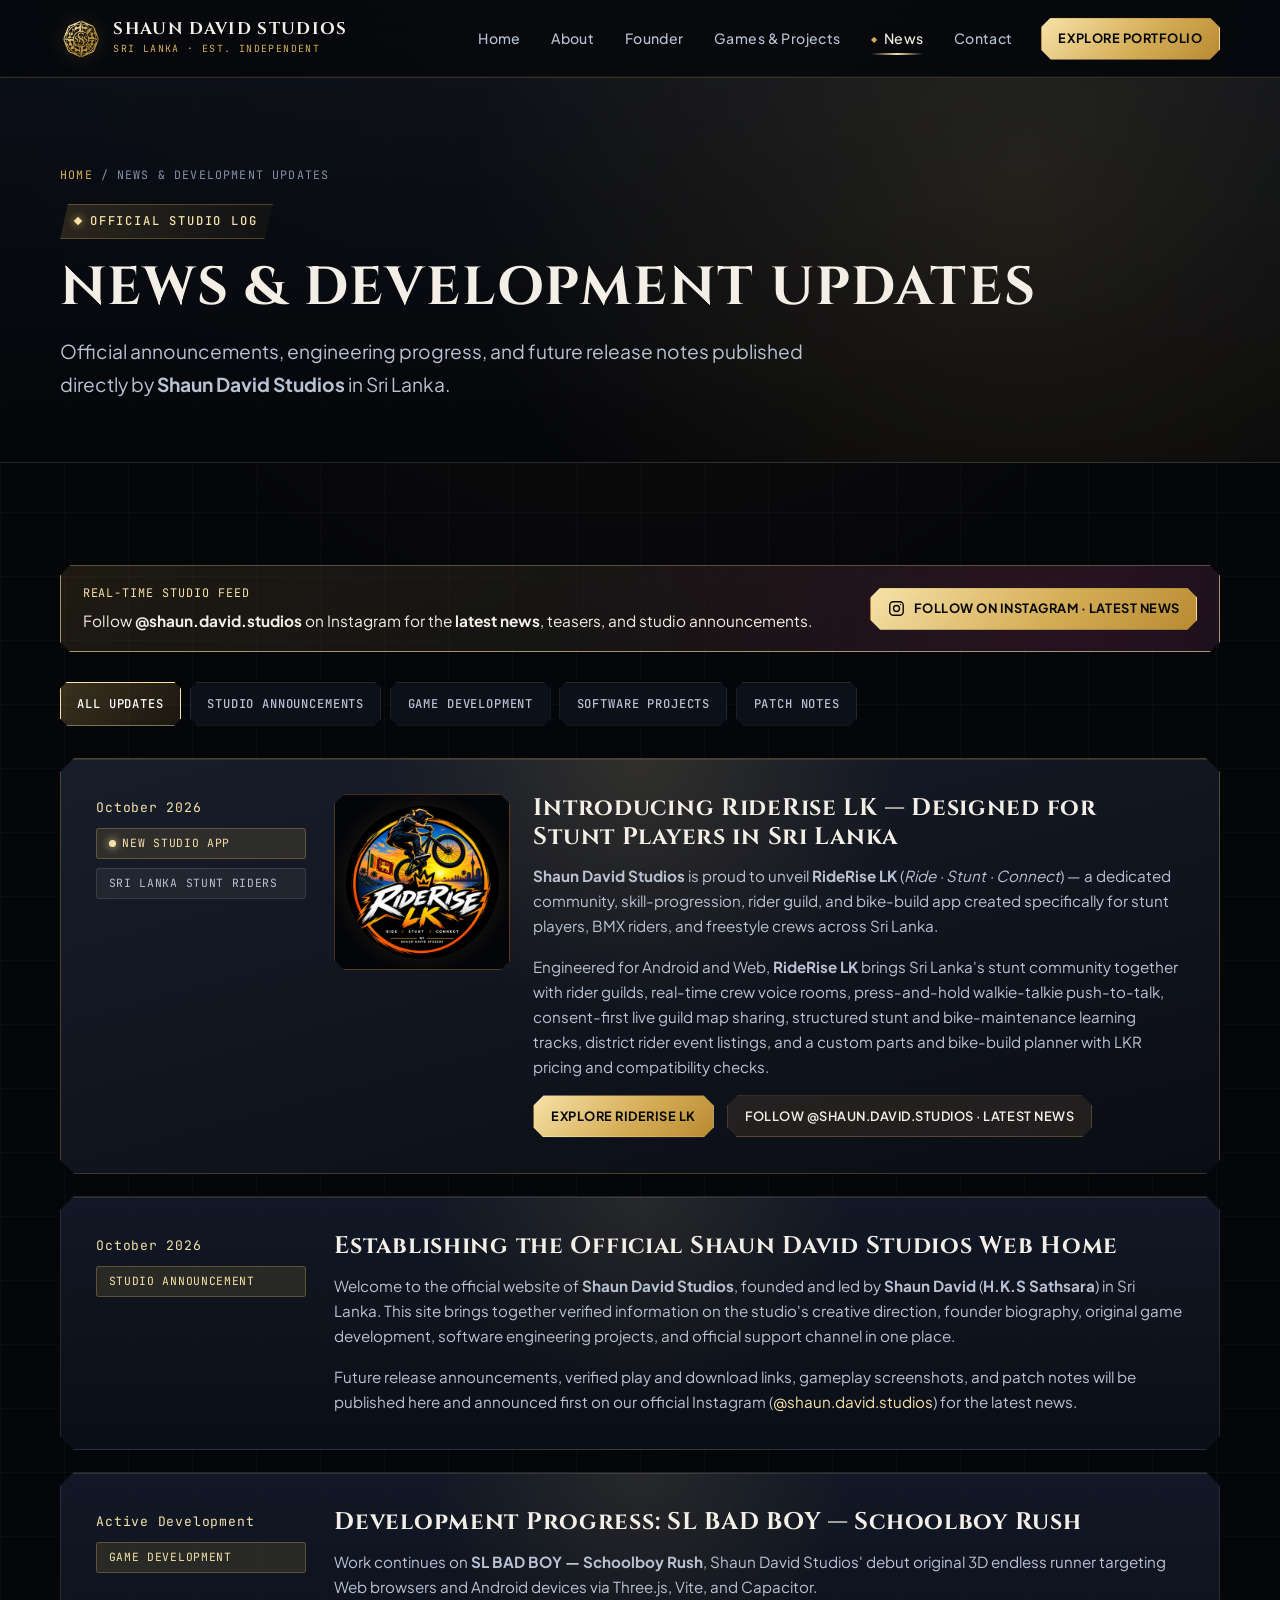
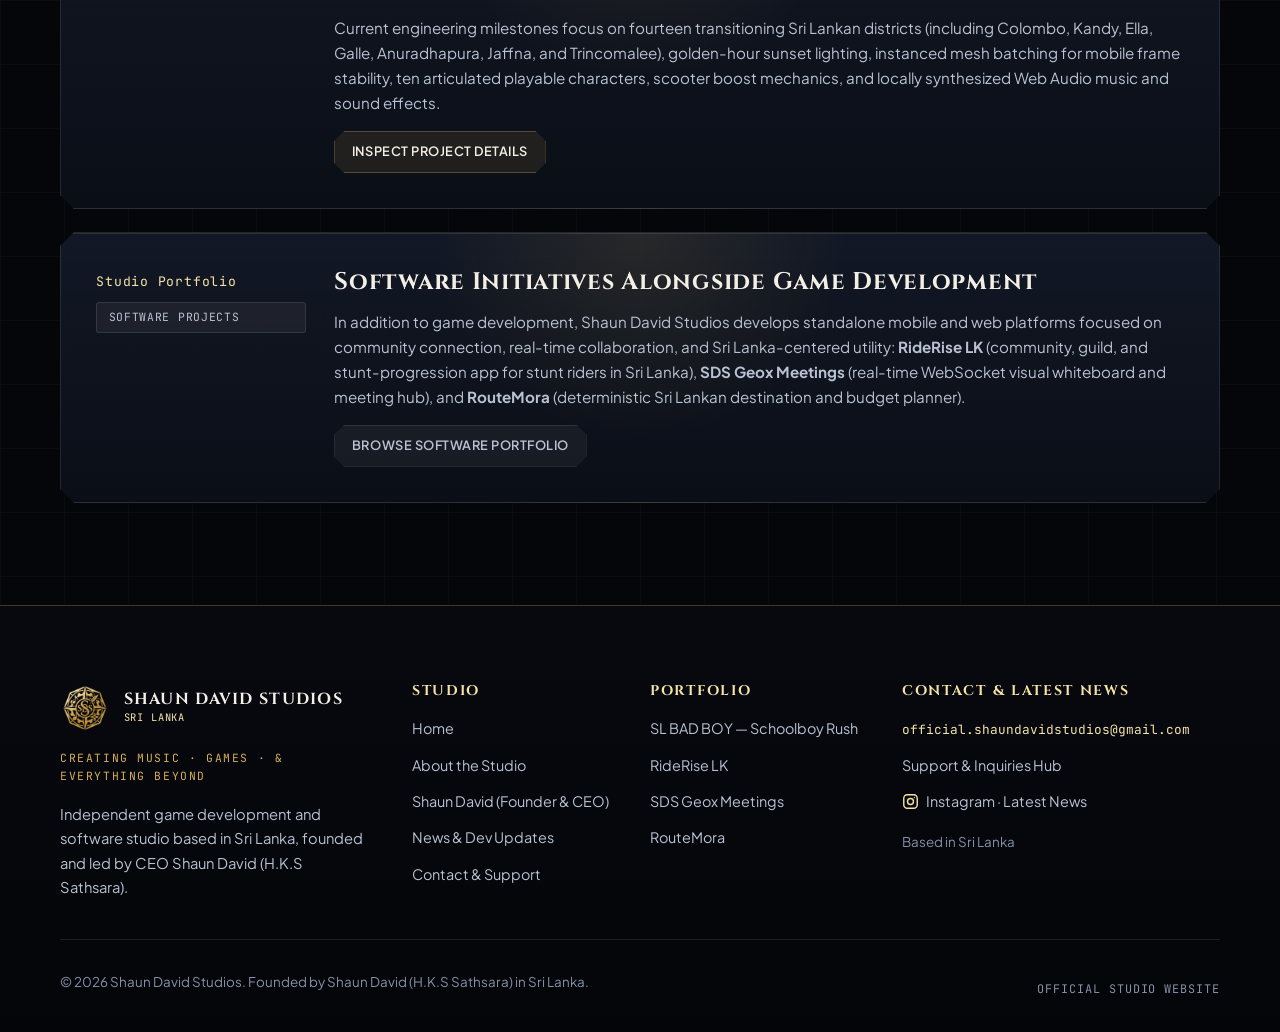
<file: news/index.html>
<!DOCTYPE html>
<html lang="en">
<head>
  <meta charset="UTF-8">
  <meta name="viewport" content="width=device-width, initial-scale=1.0">
  <title>News &amp; Development Updates — Shaun David Studios</title>
  <meta name="description" content="Official studio announcements, game development progress, software updates, and @shaun.david.studios Instagram news from Shaun David Studios in Sri Lanka.">
  <meta name="robots" content="index, follow">
  <link rel="canonical" href="https://shaundavidstudios.pages.dev/news/">
  <meta name="theme-color" content="#050609">
  <meta name="author" content="Shaun David (H.K.S Sathsara)">

  <!-- Open Graph Metadata -->
  <meta property="og:site_name" content="Shaun David Studios">
  <meta property="og:type" content="website">
  <meta property="og:url" content="https://shaundavidstudios.pages.dev/news/">
  <meta property="og:title" content="News &amp; Development Updates — Shaun David Studios">
  <meta property="og:description" content="Official studio announcements, game development progress, and latest news from Shaun David Studios in Sri Lanka.">
  <meta property="og:image" content="https://shaundavidstudios.pages.dev/assets/img/og-image.png">
  <meta property="og:image:alt" content="Shaun David Studios crest and updates">
  <meta property="og:image:width" content="1200">
  <meta property="og:image:height" content="630">
  <meta name="twitter:card" content="summary_large_image">
  <meta name="twitter:title" content="News &amp; Development Updates — Shaun David Studios">
  <meta name="twitter:description" content="Official announcements and development logs from Shaun David Studios.">
  <meta name="twitter:image" content="https://shaundavidstudios.pages.dev/assets/img/og-image.png">

  <!-- Favicons & Manifest -->
  <link rel="icon" type="image/png" sizes="192x192" href="/favicon.png">
  <link rel="icon" type="image/png" sizes="48x48" href="/favicon-48x48.png">
  <link rel="icon" type="image/png" sizes="32x32" href="/assets/img/favicon-32x32.png">
  <link rel="icon" href="/favicon.ico" sizes="any">
  <link rel="apple-touch-icon" sizes="180x180" href="/assets/img/apple-touch-icon.png">
  <link rel="manifest" href="/site.webmanifest">

  <link rel="preload" href="../assets/fonts/cinzel-latin-700-normal.woff2" as="font" type="font/woff2" crossorigin>
  <link rel="stylesheet" href="../assets/css/main.css?v=4">
  <link rel="stylesheet" href="../assets/css/animations.css?v=3">

  <!-- Schema.org Structured Data -->
  <script type="application/ld+json">
  {
    "@context": "https://schema.org",
    "@graph": [
      {
        "@type": "CollectionPage",
        "@id": "#news-page",
        "name": "News & Development Updates — Shaun David Studios",
        "description": "Official studio announcements, development milestones, and release updates from Shaun David Studios.",
        "isPartOf": {
          "@id": "#organization"
        },
        "inLanguage": "en",
        "url": "https://shaundavidstudios.pages.dev/news/"
      },
      {
        "@type": "BlogPosting",
        "@id": "#riderise-lk-announcement",
        "headline": "Introducing RideRise LK — Built for Stunt Players & Riders in Sri Lanka",
        "datePublished": "2026-10-27",
        "description": "Shaun David Studios unveils RideRise LK (Ride · Stunt · Connect), an app designed for stunt players, BMX riders, and freestyle crews in Sri Lanka.",
        "image": "https://shaundavidstudios.pages.dev/assets/img/riderise-lk-logo.png",
        "author": {
          "@id": "#shaun-david"
        },
        "publisher": {
          "@id": "#organization"
        },
        "mainEntityOfPage": "https://shaundavidstudios.pages.dev/news/#riderise-lk-announcement"
      },
      {
        "@type": "Organization",
        "@id": "#organization",
        "name": "Shaun David Studios",
        "alternateName": "SDS",
        "email": "official.shaundavidstudios@gmail.com",
        "sameAs": [
          "https://www.instagram.com/shaun.david.studios/"
        ],
        "logo": {
          "@type": "ImageObject",
          "url": "https://shaundavidstudios.pages.dev/assets/img/sds-logo-original.jpg",
          "width": 905,
          "height": 768
        },
        "address": {
          "@type": "PostalAddress",
          "addressCountry": "LK"
        },
        "founder": {
          "@id": "#shaun-david"
        },
        "url": "https://shaundavidstudios.pages.dev/"
      },
      {
        "@type": "Person",
        "@id": "#shaun-david",
        "name": "Shaun David",
        "alternateName": [
          "H.K.S Sathsara",
          "H.K.S. Sathsara"
        ],
        "jobTitle": "Founder & CEO",
        "award": "Best English Announcer in Western Province, Sri Lanka",
        "worksFor": {
          "@id": "#organization"
        },
        "url": "https://shaundavidstudios.pages.dev/shaun-david/"
      }
    ]
  }
  </script>
</head>
<body>
  <a class="skip-link" href="#main-content">Skip to main content</a>
  <canvas id="ambient-canvas" class="ambient-canvas" aria-hidden="true"></canvas>

  <header class="site-header">
    <div class="container site-header__inner">
      <a class="brand-link" href="../" aria-label="Shaun David Studios — Home">
        <img class="brand-link__crest" src="../assets/img/sds-crest-gold.png" width="42" height="42" alt="Shaun David Studios octagonal compass crest">
        <span class="brand-link__text">
          <span class="brand-link__name">SHAUN DAVID STUDIOS</span>
          <span class="brand-link__sub">Sri Lanka · Est. Independent</span>
        </span>
      </a>

      <button class="nav-toggle" type="button" data-nav-toggle aria-expanded="false" aria-controls="primary-navigation" aria-label="Open navigation menu">
        <span class="nav-toggle__bars" aria-hidden="true">
          <span class="nav-toggle__bar"></span>
          <span class="nav-toggle__bar"></span>
          <span class="nav-toggle__bar"></span>
        </span>
      </button>

      <nav id="primary-navigation" class="primary-nav" data-primary-nav aria-label="Primary navigation">
        <ul class="primary-nav__list">
          <li><a class="primary-nav__link" href="../">Home</a></li>
          <li><a class="primary-nav__link" href="../about/">About</a></li>
          <li><a class="primary-nav__link" href="../shaun-david/">Founder</a></li>
          <li><a class="primary-nav__link" href="../games/">Games &amp; Projects</a></li>
          <li><a class="primary-nav__link" href="./" aria-current="page">News</a></li>
          <li><a class="primary-nav__link" href="../contact/">Contact</a></li>
        </ul>
        <div class="nav-cta">
          <a class="btn btn--primary btn--sm" href="../games/">Explore Portfolio</a>
        </div>
      </nav>
    </div>
    <div class="scroll-vernier" aria-hidden="true">
      <div class="scroll-vernier__bar"></div>
    </div>
  </header>
  <div class="nav-backdrop" data-nav-backdrop aria-hidden="true"></div>

  <main id="main-content">
    <!-- News Hero -->
    <section class="page-hero" aria-labelledby="news-title">
      <div class="container">
        <ol class="breadcrumb" aria-label="Breadcrumb">
          <li><a href="../">Home</a></li>
          <li aria-hidden="true">/</li>
          <li aria-current="page">News &amp; Development Updates</li>
        </ol>
        <div class="eyebrow">
          <span class="eyebrow__dot" aria-hidden="true"></span>
          <span>Official Studio Log</span>
        </div>
        <h1 id="news-title" class="page-title">News &amp; Development Updates</h1>
        <p class="lead" style="max-width: 780px;">
          Official announcements, engineering progress, and future release notes published directly by <strong>Shaun David Studios</strong> in Sri Lanka.
        </p>
      </div>
    </section>

    <!-- Filterable Updates Stream -->
    <section class="section" aria-label="Studio Updates Feed">
      <div class="container" id="news-archive">
        <!-- Official Instagram Callout for Latest News -->
        <div class="insta-news-bar reveal">
          <div style="min-width: 0;">
            <span class="mono-tag" style="display: block; margin-bottom: 0.28rem;">Real-Time Studio Feed</span>
            <p style="margin: 0; color: var(--text-primary); font-size: 0.96rem;">
              Follow <strong>@shaun.david.studios</strong> on Instagram for the <strong>latest news</strong>, teasers, and studio announcements.
            </p>
          </div>
          <a class="btn btn--primary btn--sm" href="https://www.instagram.com/shaun.david.studios/" target="_blank" rel="noopener noreferrer" aria-label="Follow Shaun David Studios on Instagram for latest news">
            <svg width="18" height="18" viewBox="0 0 24 24" fill="none" stroke="currentColor" stroke-width="2" aria-hidden="true"><rect x="2.5" y="2.5" width="19" height="19" rx="5"/><circle cx="12" cy="12" r="4.2"/><circle cx="17.5" cy="6.5" r="1" fill="currentColor" stroke="none"/></svg>
            <span>Follow on Instagram · Latest News</span>
          </a>
        </div>

        <div class="filter-bar" role="group" aria-label="Filter updates by category" data-filter-group="#news-archive">
          <button class="filter-btn is-active" type="button" data-filter="all" aria-pressed="true">All Updates</button>
          <button class="filter-btn" type="button" data-filter="announcement" aria-pressed="false">Studio Announcements</button>
          <button class="filter-btn" type="button" data-filter="game-dev" aria-pressed="false">Game Development</button>
          <button class="filter-btn" type="button" data-filter="software" aria-pressed="false">Software Projects</button>
          <button class="filter-btn" type="button" data-filter="patch-notes" aria-pressed="false">Patch Notes</button>
        </div>

        <div class="news-list" data-news-feed>
          <article id="riderise-lk-announcement" class="sds-card sds-card--gold news-entry reveal" data-no-tilt data-filter-item="announcement software">
            <div class="news-entry__meta">
              <time class="news-entry__date" datetime="2026-10-27">October 2026</time>
              <span class="badge badge--status">
                <span class="badge__pulse" aria-hidden="true"></span>
                <span>New Studio App</span>
              </span>
              <span class="badge">Sri Lanka Stunt Riders</span>
            </div>
            <div class="news-entry__body">
              <div class="news-feature-row">
                <div class="news-feature-media">
                  <picture>
                    <source srcset="../assets/img/riderise-lk-logo.webp" type="image/webp">
                    <img src="../assets/img/riderise-lk-logo.png" width="156" height="156" alt="Official RideRise LK BMX sunset badge by Shaun David Studios">
                  </picture>
                </div>
                <div>
                  <h2>Introducing RideRise LK — Designed for Stunt Players in Sri Lanka</h2>
                  <p>
                    <strong>Shaun David Studios</strong> is proud to unveil <strong>RideRise LK</strong> (<em>Ride · Stunt · Connect</em>) — a dedicated community, skill-progression, rider guild, and bike-build app created specifically for stunt players, BMX riders, and freestyle crews across Sri Lanka.
                  </p>
                  <p>
                    Engineered for Android and Web, <strong>RideRise LK</strong> brings Sri Lanka's stunt community together with rider guilds, real-time crew voice rooms, press-and-hold walkie-talkie push-to-talk, consent-first live guild map sharing, structured stunt and bike-maintenance learning tracks, district rider event listings, and a custom parts and bike-build planner with LKR pricing and compatibility checks.
                  </p>
                  <div class="btn-group" style="margin-top: 1rem;">
                    <a class="btn btn--primary btn--sm" href="../games/#riderise-lk">Explore RideRise LK</a>
                    <a class="btn btn--secondary btn--sm" href="https://www.instagram.com/shaun.david.studios/" target="_blank" rel="noopener noreferrer">Follow @shaun.david.studios · Latest News</a>
                  </div>
                </div>
              </div>
            </div>
          </article>

          <article id="official-website-foundation" class="sds-card news-entry reveal" data-no-tilt data-filter-item="announcement" style="--delay: 60ms;">
            <div class="news-entry__meta">
              <time class="news-entry__date" datetime="2026-10">October 2026</time>
              <span class="badge badge--status">Studio Announcement</span>
            </div>
            <div class="news-entry__body">
              <h2>Establishing the Official Shaun David Studios Web Home</h2>
              <p>
                Welcome to the official website of <strong>Shaun David Studios</strong>, founded and led by <strong>Shaun David</strong> (<strong>H.K.S Sathsara</strong>) in Sri Lanka. This site brings together verified information on the studio's creative direction, founder biography, original game development, software engineering projects, and official support channel in one place.
              </p>
              <p>
                Future release announcements, verified play and download links, gameplay screenshots, and patch notes will be published here and announced first on our official Instagram (<a href="https://www.instagram.com/shaun.david.studios/" target="_blank" rel="noopener noreferrer">@shaun.david.studios</a>) for the latest news.
              </p>
            </div>
          </article>

          <article id="sl-bad-boy-dev-overview" class="sds-card news-entry reveal" data-no-tilt data-filter-item="game-dev" style="--delay: 80ms;">
            <div class="news-entry__meta">
              <span class="news-entry__date">Active Development</span>
              <span class="badge badge--status">Game Development</span>
            </div>
            <div class="news-entry__body">
              <h2>Development Progress: SL BAD BOY — Schoolboy Rush</h2>
              <p>
                Work continues on <strong>SL BAD BOY — Schoolboy Rush</strong>, Shaun David Studios' debut original 3D endless runner targeting Web browsers and Android devices via Three.js, Vite, and Capacitor.
              </p>
              <p>
                Current engineering milestones focus on fourteen transitioning Sri Lankan districts (including Colombo, Kandy, Ella, Galle, Anuradhapura, Jaffna, and Trincomalee), golden-hour sunset lighting, instanced mesh batching for mobile frame stability, ten articulated playable characters, scooter boost mechanics, and locally synthesized Web Audio music and sound effects.
              </p>
              <p style="margin-top: 1rem;">
                <a class="btn btn--secondary btn--sm" href="../games/#sl-bad-boy">Inspect Project Details</a>
              </p>
            </div>
          </article>

          <article id="software-ecosystem-overview" class="sds-card news-entry reveal" data-no-tilt data-filter-item="software" style="--delay: 160ms;">
            <div class="news-entry__meta">
              <span class="news-entry__date">Studio Portfolio</span>
              <span class="badge">Software Projects</span>
            </div>
            <div class="news-entry__body">
              <h2>Software Initiatives Alongside Game Development</h2>
              <p>
                In addition to game development, Shaun David Studios develops standalone mobile and web platforms focused on community connection, real-time collaboration, and Sri Lanka-centered utility: <strong>RideRise LK</strong> (community, guild, and stunt-progression app for stunt riders in Sri Lanka), <strong>SDS Geox Meetings</strong> (real-time WebSocket visual whiteboard and meeting hub), and <strong>RouteMora</strong> (deterministic Sri Lankan destination and budget planner).
              </p>
              <p style="margin-top: 1rem;">
                <a class="btn btn--ghost btn--sm" href="../games/">Browse Software Portfolio</a>
              </p>
            </div>
          </article>
        </div>

        <div class="empty-filter-state" data-filter-empty hidden>
          <p class="mono-tag" style="margin-bottom: 0.45rem;">No Published Entries in This Category Yet</p>
          <p>Official release patch notes will be posted here once public game builds are launched.</p>
        </div>
      </div>
    </section>
  </main>

  <footer class="site-footer">
    <div class="container">
      <div class="site-footer__grid">
        <div class="site-footer__brand">
          <a class="site-footer__lockup" href="../">
            <img src="../assets/img/sds-crest-gold.png" width="50" height="50" alt="Shaun David Studios emblem">
            <div>
              <div class="font-display" style="font-size: 1rem; letter-spacing: 0.08em;">SHAUN DAVID STUDIOS</div>
              <div class="mono-tag" style="font-size: 0.65rem;">Sri Lanka</div>
            </div>
          </a>
          <p class="site-footer__motto">Creating Music · Games · &amp; Everything Beyond</p>
          <p class="site-footer__desc">
            Independent game development and software studio based in Sri Lanka, founded and led by CEO Shaun David (H.K.S Sathsara).
          </p>
        </div>

        <div>
          <h2 class="site-footer__heading">Studio</h2>
          <ul class="site-footer__links">
            <li><a href="../">Home</a></li>
            <li><a href="../about/">About the Studio</a></li>
            <li><a href="../shaun-david/">Shaun David (Founder &amp; CEO)</a></li>
            <li><a href="./">News &amp; Dev Updates</a></li>
            <li><a href="../contact/">Contact &amp; Support</a></li>
          </ul>
        </div>

        <div>
          <h2 class="site-footer__heading">Portfolio</h2>
          <ul class="site-footer__links">
            <li><a href="../games/#sl-bad-boy">SL BAD BOY — Schoolboy Rush</a></li>
            <li><a href="../games/#riderise-lk">RideRise LK</a></li>
            <li><a href="../games/#sds-geox-meetings">SDS Geox Meetings</a></li>
            <li><a href="../games/#routemora">RouteMora</a></li>
          </ul>
        </div>

        <div>
          <h2 class="site-footer__heading">Contact &amp; Latest News</h2>
          <ul class="site-footer__links">
            <li><a class="site-footer__email" href="mailto:official.shaundavidstudios@gmail.com">official.shaundavidstudios@gmail.com</a></li>
            <li><a href="../contact/">Support &amp; Inquiries Hub</a></li>
          </ul>
          <div data-social-section style="margin-top: 0.75rem;">
            <ul class="site-footer__links" data-social-list="footer-links">
              <li>
                <a href="https://www.instagram.com/shaun.david.studios/" target="_blank" rel="noopener noreferrer" aria-label="Follow Shaun David Studios on Instagram for latest news">
                  <svg width="18" height="18" viewBox="0 0 24 24" fill="none" stroke="currentColor" stroke-width="2" aria-hidden="true"><rect x="2.5" y="2.5" width="19" height="19" rx="5"/><circle cx="12" cy="12" r="4.2"/><circle cx="17.5" cy="6.5" r="1" fill="currentColor" stroke="none"/></svg>
                  <span>Instagram · Latest News</span>
                </a>
              </li>
            </ul>
          </div>
          <p style="margin-top: 0.85rem; font-size: 0.84rem; color: var(--text-muted);">Based in Sri Lanka</p>
        </div>
      </div>

      <div class="site-footer__bottom">
        <p>&copy; 2026 Shaun David Studios. Founded by Shaun David (H.K.S Sathsara) in Sri Lanka.</p>
        <p class="mono-tag" style="color: var(--text-muted);">Official Studio Website</p>
      </div>
    </div>
  </footer>

  <!-- Mobile One-Thumb Quick Navigation Dock (Hidden on Desktop, Shown <= 768px) -->
  <nav class="mobile-dock" aria-label="Mobile quick navigation">
    <a class="mobile-dock__link" href="../">
      <svg width="19" height="19" viewBox="0 0 24 24" fill="none" stroke="currentColor" stroke-width="2" aria-hidden="true"><path d="m3 9 9-7 9 7v11a2 2 0 0 1-2 2H5a2 2 0 0 1-2-2z"/></svg>
      <span>Home</span>
    </a>
    <a class="mobile-dock__link" href="../games/">
      <svg width="19" height="19" viewBox="0 0 24 24" fill="none" stroke="currentColor" stroke-width="2" aria-hidden="true"><path d="M9 3h6v6h6v6h-6v6H9v-6H3V9h6V3z"/></svg>
      <span>Games</span>
    </a>
    <a class="mobile-dock__link" href="../shaun-david/">
      <svg width="19" height="19" viewBox="0 0 24 24" fill="none" stroke="currentColor" stroke-width="2" aria-hidden="true"><circle cx="12" cy="8" r="4"/><path d="M4 21c1.5-4 5-6 8-6s6.5 2 8 6"/></svg>
      <span>Founder</span>
    </a>
    <a class="mobile-dock__link" href="../about/">
      <svg width="19" height="19" viewBox="0 0 24 24" fill="none" stroke="currentColor" stroke-width="2" aria-hidden="true"><polygon points="12 2 19 7 19 17 12 22 5 17 5 7 12 2"/><circle cx="12" cy="12" r="3"/></svg>
      <span>About</span>
    </a>
    <a class="mobile-dock__link" href="../contact/">
      <svg width="19" height="19" viewBox="0 0 24 24" fill="none" stroke="currentColor" stroke-width="2" aria-hidden="true"><rect x="2" y="4" width="20" height="16" rx="2"/><path d="m22 7-10 7L2 7"/></svg>
      <span>Contact</span>
    </a>
  </nav>

  <script src="../assets/js/site-config.js?v=3"></script>
  <script src="../assets/js/main.js?v=3"></script>
  <script src="../assets/js/animations.js?v=3"></script>
</body>
</html>
</file>
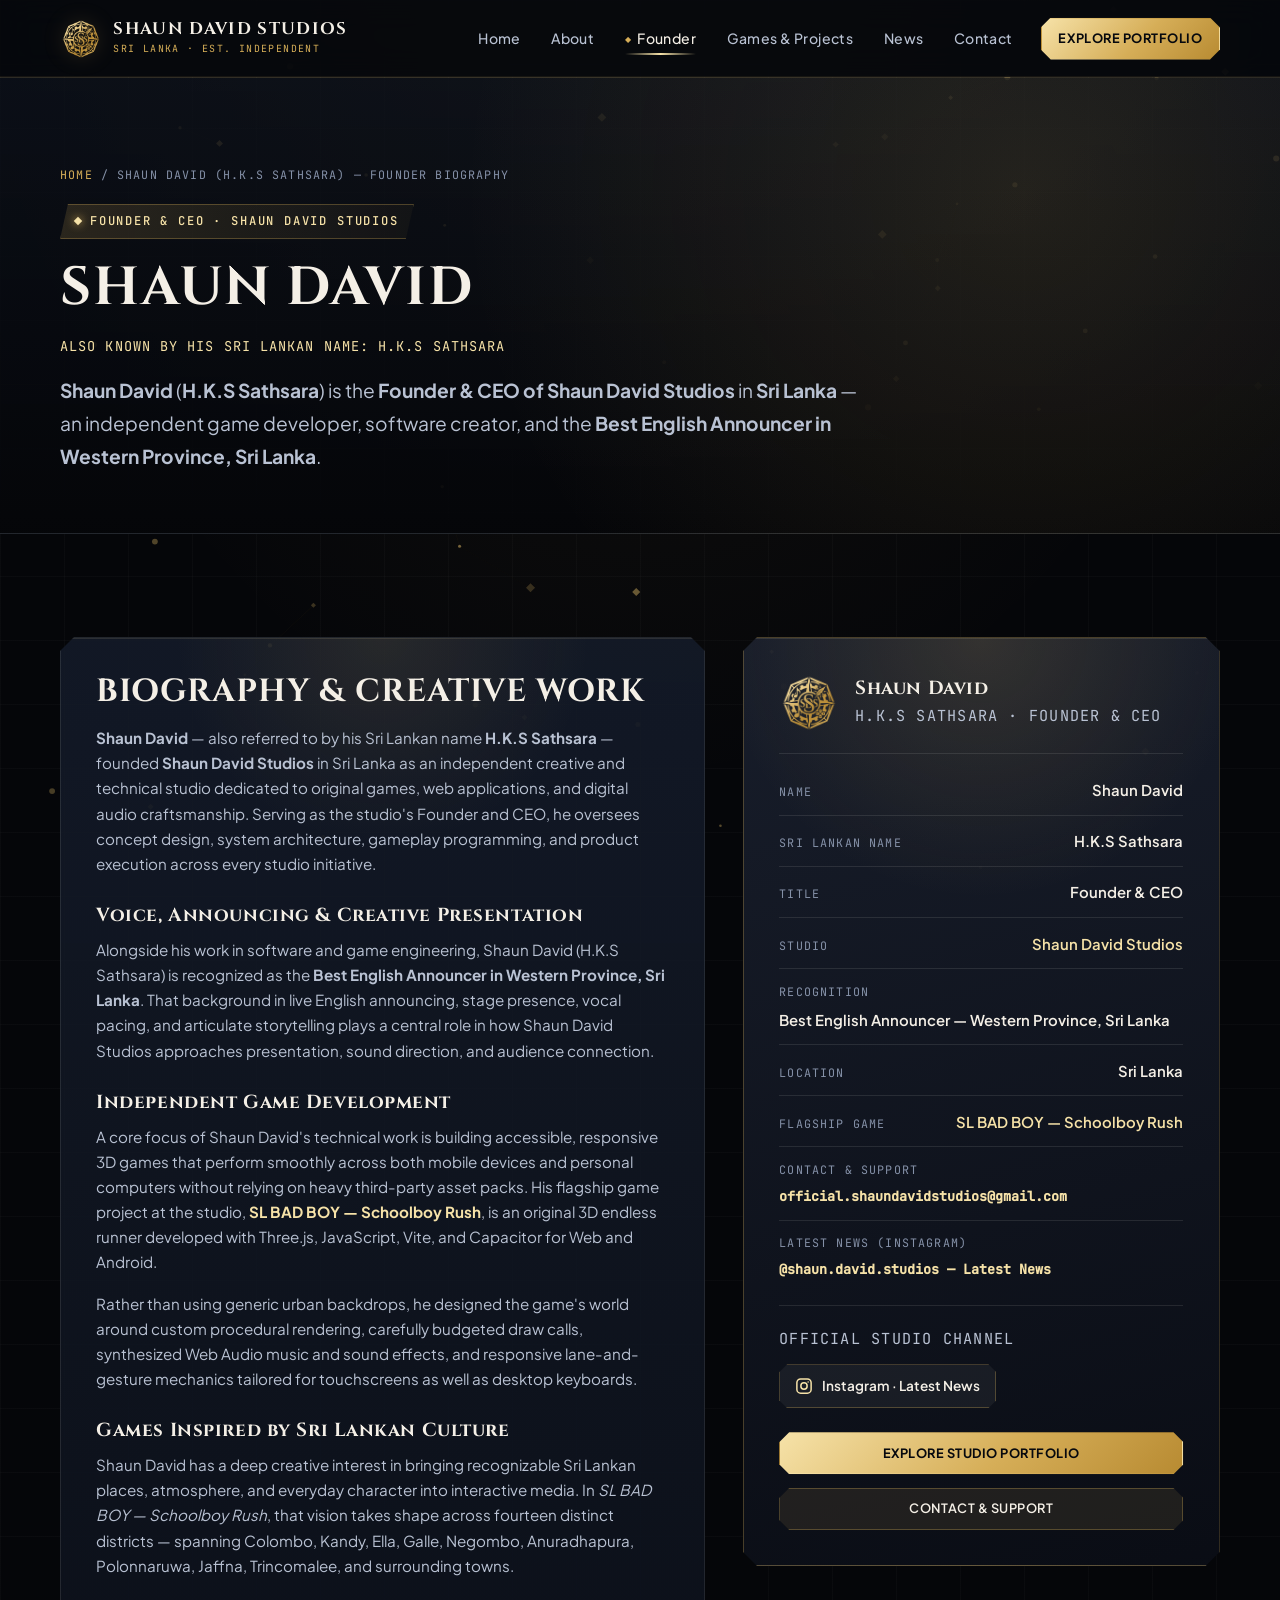
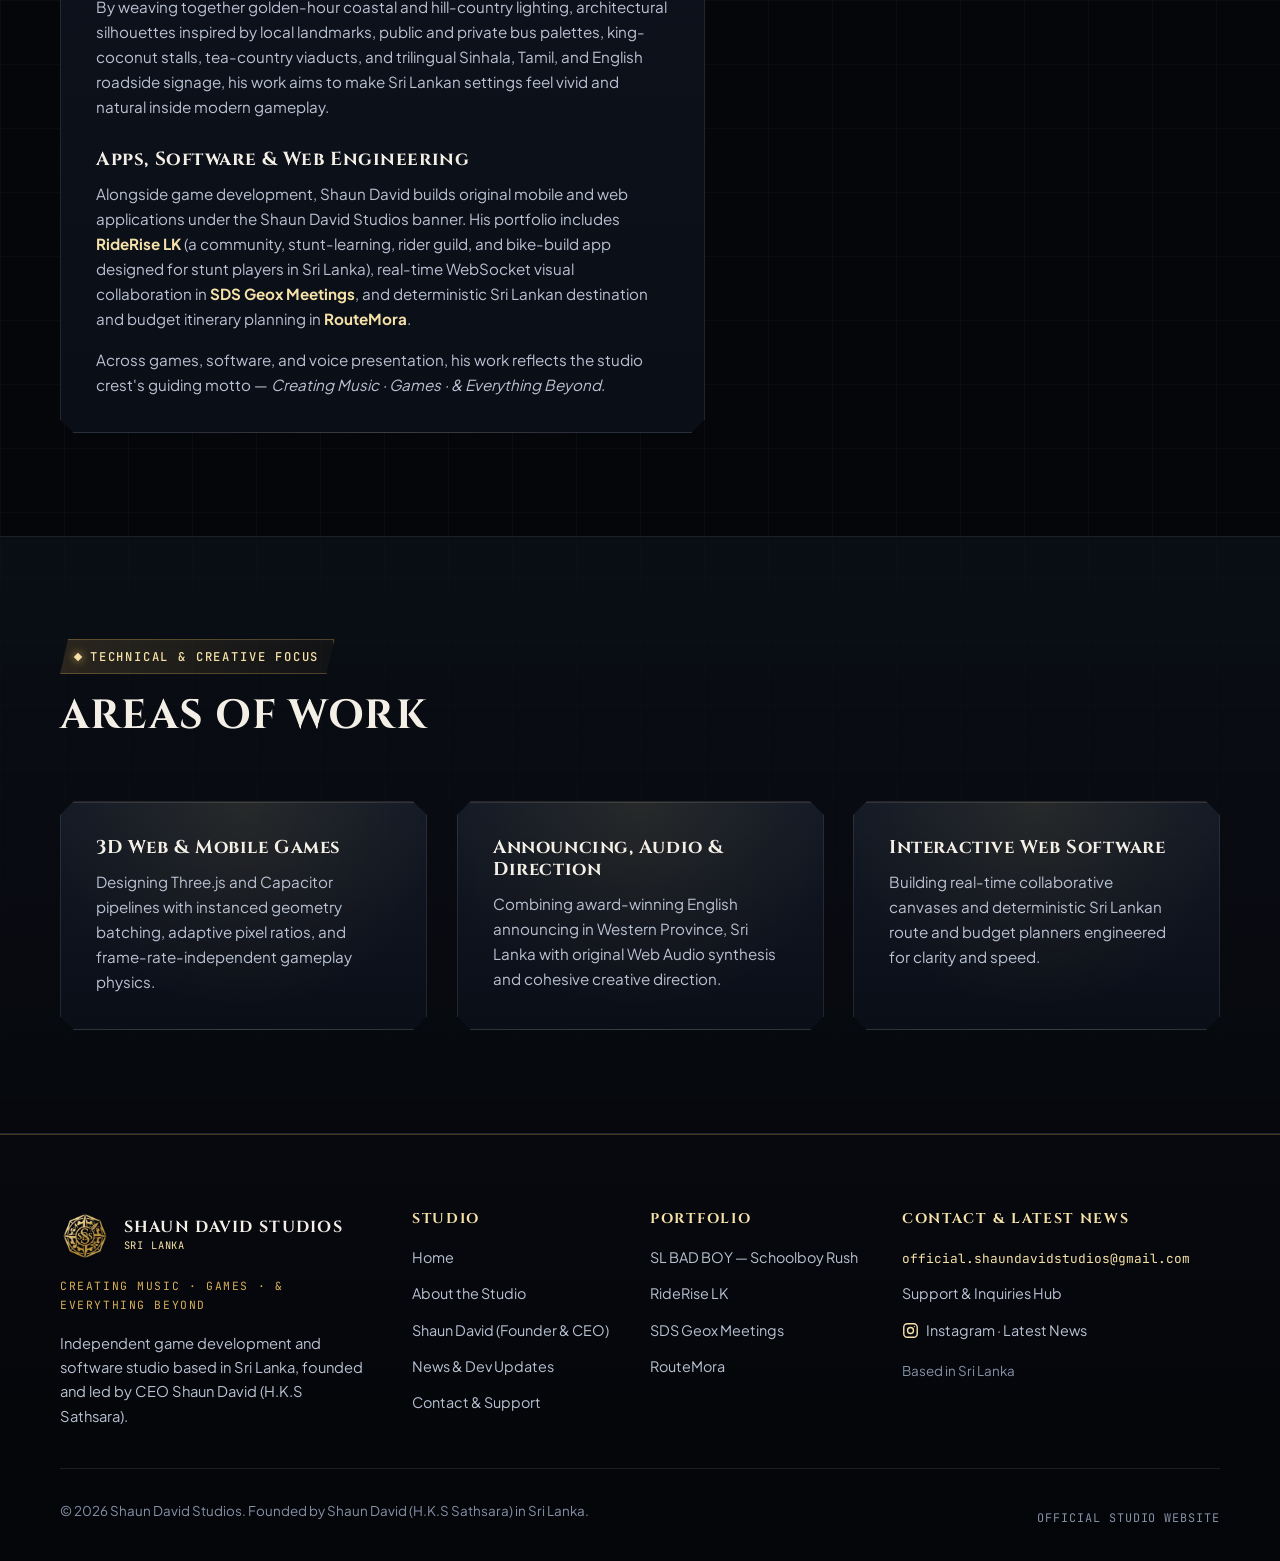
<file: shaun-david/index.html>
<!DOCTYPE html>
<html lang="en">
<head>
  <meta charset="UTF-8">
  <meta name="viewport" content="width=device-width, initial-scale=1.0">
  <title>Shaun David (H.K.S Sathsara) — Founder &amp; CEO of Shaun David Studios</title>
  <meta name="description" content="Official biography of Shaun David (also known by his Sri Lankan name H.K.S Sathsara), Founder &amp; CEO of Shaun David Studios and Best English Announcer in Western Province, Sri Lanka.">
  <meta name="robots" content="index, follow">
  <link rel="canonical" href="https://shaundavidstudios.pages.dev/shaun-david/">
  <meta name="theme-color" content="#050609">
  <meta name="author" content="Shaun David (H.K.S Sathsara)">

  <!-- Open Graph Metadata -->
  <meta property="og:site_name" content="Shaun David Studios">
  <meta property="og:type" content="profile">
  <meta property="og:url" content="https://shaundavidstudios.pages.dev/shaun-david/">
  <meta property="profile:first_name" content="Shaun">
  <meta property="profile:last_name" content="David">
  <meta property="og:title" content="Shaun David (H.K.S Sathsara) — Founder &amp; CEO of Shaun David Studios">
  <meta property="og:description" content="Biography of Shaun David (H.K.S Sathsara), Founder &amp; CEO of Shaun David Studios in Sri Lanka, independent game developer, software creator, and Best English Announcer in Western Province.">
  <meta property="og:image" content="https://shaundavidstudios.pages.dev/assets/img/og-image.png">
  <meta property="og:image:alt" content="Shaun David Studios crest — Founded by Shaun David (H.K.S Sathsara)">
  <meta property="og:image:width" content="1200">
  <meta property="og:image:height" content="630">
  <meta name="twitter:card" content="summary_large_image">
  <meta name="twitter:title" content="Shaun David (H.K.S Sathsara) — Founder &amp; CEO of Shaun David Studios">
  <meta name="twitter:description" content="Biography of Shaun David (H.K.S Sathsara), Founder &amp; CEO of Shaun David Studios in Sri Lanka.">
  <meta name="twitter:image" content="https://shaundavidstudios.pages.dev/assets/img/og-image.png">

  <!-- Favicons & Manifest -->
  <link rel="icon" type="image/png" sizes="192x192" href="/favicon.png">
  <link rel="icon" type="image/png" sizes="48x48" href="/favicon-48x48.png">
  <link rel="icon" type="image/png" sizes="32x32" href="/assets/img/favicon-32x32.png">
  <link rel="icon" href="/favicon.ico" sizes="any">
  <link rel="apple-touch-icon" sizes="180x180" href="/assets/img/apple-touch-icon.png">
  <link rel="manifest" href="/site.webmanifest">

  <link rel="preload" href="../assets/fonts/cinzel-latin-700-normal.woff2" as="font" type="font/woff2" crossorigin>
  <link rel="stylesheet" href="../assets/css/main.css?v=4">
  <link rel="stylesheet" href="../assets/css/animations.css?v=3">

  <!-- Schema.org Structured Data (ProfilePage + Person + Organization) -->
  <script type="application/ld+json">
  {
    "@context": "https://schema.org",
    "@graph": [
      {
        "@type": "ProfilePage",
        "@id": "#profile-page",
        "name": "Shaun David (H.K.S Sathsara) — Founder & CEO of Shaun David Studios",
        "description": "Official biography and profile page of Shaun David (H.K.S Sathsara), Founder & CEO of Shaun David Studios in Sri Lanka.",
        "mainEntity": {
          "@id": "#shaun-david"
        },
        "about": {
          "@id": "#shaun-david"
        },
        "inLanguage": "en",
        "url": "https://shaundavidstudios.pages.dev/shaun-david/"
      },
      {
        "@type": "Person",
        "@id": "#shaun-david",
        "name": "Shaun David",
        "alternateName": [
          "H.K.S Sathsara",
          "H.K.S. Sathsara"
        ],
        "givenName": "Shaun",
        "familyName": "David",
        "jobTitle": "Founder & CEO",
        "award": "Best English Announcer in Western Province, Sri Lanka",
        "description": "Shaun David, also referred to by his Sri Lankan name H.K.S Sathsara, is the Founder & CEO of Shaun David Studios in Sri Lanka, an independent game developer and software creator, and the Best English Announcer in Western Province, Sri Lanka.",
        "worksFor": {
          "@id": "#organization"
        },
        "homeLocation": {
          "@type": "Place",
          "name": "Sri Lanka",
          "address": {
            "@type": "PostalAddress",
            "addressCountry": "LK"
          }
        },
        "knowsAbout": [
          "Independent Game Development",
          "3D Web and Android Games",
          "Software Engineering",
          "English Announcing and Public Speaking",
          "Procedural World Generation",
          "Web Audio Synthesis",
          "Sri Lankan Cultural Game Design"
        ],
        "url": "https://shaundavidstudios.pages.dev/shaun-david/"
      },
      {
        "@type": "Organization",
        "@id": "#organization",
        "name": "Shaun David Studios",
        "alternateName": "SDS",
        "slogan": "Creating Music, Games & Everything Beyond",
        "email": "official.shaundavidstudios@gmail.com",
        "logo": {
          "@type": "ImageObject",
          "url": "https://shaundavidstudios.pages.dev/assets/img/sds-logo-original.jpg",
          "width": 905,
          "height": 768
        },
        "address": {
          "@type": "PostalAddress",
          "addressCountry": "LK"
        },
        "founder": {
          "@id": "#shaun-david"
        },
        "url": "https://shaundavidstudios.pages.dev/"
      }
    ]
  }
  </script>
</head>
<body>
  <a class="skip-link" href="#main-content">Skip to main content</a>
  <canvas id="ambient-canvas" class="ambient-canvas" aria-hidden="true"></canvas>

  <header class="site-header">
    <div class="container site-header__inner">
      <a class="brand-link" href="../" aria-label="Shaun David Studios — Home">
        <img class="brand-link__crest" src="../assets/img/sds-crest-gold.png" width="42" height="42" alt="Shaun David Studios octagonal compass crest">
        <span class="brand-link__text">
          <span class="brand-link__name">SHAUN DAVID STUDIOS</span>
          <span class="brand-link__sub">Sri Lanka · Est. Independent</span>
        </span>
      </a>

      <button class="nav-toggle" type="button" data-nav-toggle aria-expanded="false" aria-controls="primary-navigation" aria-label="Open navigation menu">
        <span class="nav-toggle__bars" aria-hidden="true">
          <span class="nav-toggle__bar"></span>
          <span class="nav-toggle__bar"></span>
          <span class="nav-toggle__bar"></span>
        </span>
      </button>

      <nav id="primary-navigation" class="primary-nav" data-primary-nav aria-label="Primary navigation">
        <ul class="primary-nav__list">
          <li><a class="primary-nav__link" href="../">Home</a></li>
          <li><a class="primary-nav__link" href="../about/">About</a></li>
          <li><a class="primary-nav__link" href="./" aria-current="page">Founder</a></li>
          <li><a class="primary-nav__link" href="../games/">Games &amp; Projects</a></li>
          <li><a class="primary-nav__link" href="../news/">News</a></li>
          <li><a class="primary-nav__link" href="../contact/">Contact</a></li>
        </ul>
        <div class="nav-cta">
          <a class="btn btn--primary btn--sm" href="../games/">Explore Portfolio</a>
        </div>
      </nav>
    </div>
    <div class="scroll-vernier" aria-hidden="true">
      <div class="scroll-vernier__bar"></div>
    </div>
  </header>
  <div class="nav-backdrop" data-nav-backdrop aria-hidden="true"></div>

  <main id="main-content">
    <!-- Biography Hero -->
    <section class="page-hero" aria-labelledby="founder-name">
      <div class="container">
        <ol class="breadcrumb" aria-label="Breadcrumb">
          <li><a href="../">Home</a></li>
          <li aria-hidden="true">/</li>
          <li aria-current="page">Shaun David (H.K.S Sathsara) — Founder Biography</li>
        </ol>
        <div class="eyebrow">
          <span class="eyebrow__dot" aria-hidden="true"></span>
          <span>Founder &amp; CEO · Shaun David Studios</span>
        </div>
        <h1 id="founder-name" class="page-title">Shaun David</h1>
        <p class="mono-tag" style="font-size: 0.85rem; margin-bottom: 0.9rem;">Also Known by His Sri Lankan Name: H.K.S Sathsara</p>
        <p class="lead" style="max-width: 800px;">
          <strong>Shaun David</strong> (<strong>H.K.S Sathsara</strong>) is the <strong>Founder &amp; CEO of Shaun David Studios</strong> in <strong>Sri Lanka</strong> — an independent game developer, software creator, and the <strong>Best English Announcer in Western Province, Sri Lanka</strong>.
        </p>
      </div>
    </section>

    <!-- Main Editorial Biography + Key Profile Ledger -->
    <section class="section" aria-labelledby="biography-heading">
      <div class="container">
        <div class="contact-layout">
          <article class="sds-card reveal" data-no-tilt>
            <h2 id="biography-heading" class="section-title" style="font-size: clamp(1.4rem, 2.6vw, 2rem);">Biography &amp; Creative Work</h2>

            <p>
              <strong>Shaun David</strong> — also referred to by his Sri Lankan name <strong>H.K.S Sathsara</strong> — founded <strong>Shaun David Studios</strong> in Sri Lanka as an independent creative and technical studio dedicated to original games, web applications, and digital audio craftsmanship. Serving as the studio's Founder and CEO, he oversees concept design, system architecture, gameplay programming, and product execution across every studio initiative.
            </p>

            <h3 style="margin-top: 1.85rem; font-size: 1.18rem;">Voice, Announcing &amp; Creative Presentation</h3>
            <p>
              Alongside his work in software and game engineering, Shaun David (H.K.S Sathsara) is recognized as the <strong>Best English Announcer in Western Province, Sri Lanka</strong>. That background in live English announcing, stage presence, vocal pacing, and articulate storytelling plays a central role in how Shaun David Studios approaches presentation, sound direction, and audience connection.
            </p>

            <h3 style="margin-top: 1.85rem; font-size: 1.18rem;">Independent Game Development</h3>
            <p>
              A core focus of Shaun David's technical work is building accessible, responsive 3D games that perform smoothly across both mobile devices and personal computers without relying on heavy third-party asset packs. His flagship game project at the studio, <strong><a href="../games/#sl-bad-boy">SL BAD BOY — Schoolboy Rush</a></strong>, is an original 3D endless runner developed with Three.js, JavaScript, Vite, and Capacitor for Web and Android.
            </p>
            <p>
              Rather than using generic urban backdrops, he designed the game's world around custom procedural rendering, carefully budgeted draw calls, synthesized Web Audio music and sound effects, and responsive lane-and-gesture mechanics tailored for touchscreens as well as desktop keyboards.
            </p>

            <h3 style="margin-top: 1.85rem; font-size: 1.18rem;">Games Inspired by Sri Lankan Culture</h3>
            <p>
              Shaun David has a deep creative interest in bringing recognizable Sri Lankan places, atmosphere, and everyday character into interactive media. In <em>SL BAD BOY — Schoolboy Rush</em>, that vision takes shape across fourteen distinct districts — spanning Colombo, Kandy, Ella, Galle, Negombo, Anuradhapura, Polonnaruwa, Jaffna, Trincomalee, and surrounding towns.
            </p>
            <p>
              By weaving together golden-hour coastal and hill-country lighting, architectural silhouettes inspired by local landmarks, public and private bus palettes, king-coconut stalls, tea-country viaducts, and trilingual Sinhala, Tamil, and English roadside signage, his work aims to make Sri Lankan settings feel vivid and natural inside modern gameplay.
            </p>

            <h3 style="margin-top: 1.85rem; font-size: 1.18rem;">Apps, Software &amp; Web Engineering</h3>
            <p>
              Alongside game development, Shaun David builds original mobile and web applications under the Shaun David Studios banner. His portfolio includes <strong><a href="../games/#riderise-lk">RideRise LK</a></strong> (a community, stunt-learning, rider guild, and bike-build app designed for stunt players in Sri Lanka), real-time WebSocket visual collaboration in <strong><a href="../games/#sds-geox-meetings">SDS Geox Meetings</a></strong>, and deterministic Sri Lankan destination and budget itinerary planning in <strong><a href="../games/#routemora">RouteMora</a></strong>.
            </p>
            <p>
              Across games, software, and voice presentation, his work reflects the studio crest's guiding motto — <em>Creating Music · Games · &amp; Everything Beyond</em>.
            </p>
          </article>

          <!-- Verified Profile Ledger Sidebar -->
          <aside class="sds-card sds-card--gold reveal" style="--delay: 100ms;" aria-label="Shaun David Key Facts">
            <div style="display: flex; align-items: center; gap: 1rem; margin-bottom: 1.5rem; padding-bottom: 1.25rem; border-bottom: 1px solid var(--ivory-border);">
              <img src="../assets/img/sds-crest-gold.png" width="60" height="60" alt="Shaun David Studios emblem">
              <div>
                <h2 style="font-size: 1.18rem; margin-bottom: 0.15rem;">Shaun David</h2>
                <p class="mono-tag">H.K.S Sathsara · Founder &amp; CEO</p>
              </div>
            </div>

            <div class="spec-ledger">
              <div class="spec-row">
                <span class="spec-label">Name</span>
                <span class="spec-value">Shaun David</span>
              </div>
              <div class="spec-row">
                <span class="spec-label">Sri Lankan Name</span>
                <span class="spec-value">H.K.S Sathsara</span>
              </div>
              <div class="spec-row">
                <span class="spec-label">Title</span>
                <span class="spec-value">Founder &amp; CEO</span>
              </div>
              <div class="spec-row">
                <span class="spec-label">Studio</span>
                <span class="spec-value"><a href="../about/">Shaun David Studios</a></span>
              </div>
              <div class="spec-row">
                <span class="spec-label">Recognition</span>
                <span class="spec-value">Best English Announcer — Western Province, Sri Lanka</span>
              </div>
              <div class="spec-row">
                <span class="spec-label">Location</span>
                <span class="spec-value">Sri Lanka</span>
              </div>
              <div class="spec-row">
                <span class="spec-label">Flagship Game</span>
                <span class="spec-value"><a href="../games/#sl-bad-boy">SL BAD BOY — Schoolboy Rush</a></span>
              </div>
              <div class="spec-row spec-row--stack">
                <span class="spec-label">Contact &amp; Support</span>
                <span class="spec-value"><a href="mailto:official.shaundavidstudios@gmail.com">official.shaundavidstudios@gmail.com</a></span>
              </div>
              <div class="spec-row spec-row--stack">
                <span class="spec-label">Latest News (Instagram)</span>
                <span class="spec-value"><a href="https://www.instagram.com/shaun.david.studios/" target="_blank" rel="noopener noreferrer">@shaun.david.studios — Latest News</a></span>
              </div>
            </div>

            <div style="margin-top: 1.5rem; padding-top: 1.25rem; border-top: 1px solid var(--ivory-border);" data-social-section>
              <p class="mono-tag" style="margin-bottom: 0.85rem;">Official Studio Channel</p>
              <ul class="social-links" data-social-list="pills">
                <li>
                  <a class="social-pill" href="https://www.instagram.com/shaun.david.studios/" target="_blank" rel="noopener noreferrer" aria-label="Follow Shaun David Studios on Instagram for latest news">
                    <svg width="18" height="18" viewBox="0 0 24 24" fill="none" stroke="currentColor" stroke-width="2" aria-hidden="true"><rect x="2.5" y="2.5" width="19" height="19" rx="5"/><circle cx="12" cy="12" r="4.2"/><circle cx="17.5" cy="6.5" r="1" fill="currentColor" stroke="none"/></svg>
                    <span>Instagram · Latest News</span>
                  </a>
                </li>
              </ul>
            </div>

            <div class="btn-group" style="margin-top: 1.5rem;">
              <a class="btn btn--primary btn--sm" href="../games/" style="width: 100%;">Explore Studio Portfolio</a>
              <a class="btn btn--secondary btn--sm" href="../contact/" style="width: 100%;">Contact &amp; Support</a>
            </div>
          </aside>
        </div>
      </div>
    </section>

    <!-- Focus Areas Grid -->
    <section class="section section--alt" aria-labelledby="craft-heading">
      <div class="container">
        <div class="section-header reveal">
          <div class="eyebrow">
            <span class="eyebrow__dot" aria-hidden="true"></span>
            <span>Technical &amp; Creative Focus</span>
          </div>
          <h2 id="craft-heading" class="section-title">Areas of Work</h2>
        </div>

        <div class="grid-3">
          <article class="sds-card reveal">
            <h3>3D Web &amp; Mobile Games</h3>
            <p>Designing Three.js and Capacitor pipelines with instanced geometry batching, adaptive pixel ratios, and frame-rate-independent gameplay physics.</p>
          </article>
          <article class="sds-card reveal" style="--delay: 90ms;">
            <h3>Announcing, Audio &amp; Direction</h3>
            <p>Combining award-winning English announcing in Western Province, Sri Lanka with original Web Audio synthesis and cohesive creative direction.</p>
          </article>
          <article class="sds-card reveal" style="--delay: 180ms;">
            <h3>Interactive Web Software</h3>
            <p>Building real-time collaborative canvases and deterministic Sri Lankan route and budget planners engineered for clarity and speed.</p>
          </article>
        </div>
      </div>
    </section>
  </main>

  <footer class="site-footer">
    <div class="container">
      <div class="site-footer__grid">
        <div class="site-footer__brand">
          <a class="site-footer__lockup" href="../">
            <img src="../assets/img/sds-crest-gold.png" width="50" height="50" alt="Shaun David Studios emblem">
            <div>
              <div class="font-display" style="font-size: 1rem; letter-spacing: 0.08em;">SHAUN DAVID STUDIOS</div>
              <div class="mono-tag" style="font-size: 0.65rem;">Sri Lanka</div>
            </div>
          </a>
          <p class="site-footer__motto">Creating Music · Games · &amp; Everything Beyond</p>
          <p class="site-footer__desc">
            Independent game development and software studio based in Sri Lanka, founded and led by CEO Shaun David (H.K.S Sathsara).
          </p>
        </div>

        <div>
          <h2 class="site-footer__heading">Studio</h2>
          <ul class="site-footer__links">
            <li><a href="../">Home</a></li>
            <li><a href="../about/">About the Studio</a></li>
            <li><a href="./">Shaun David (Founder &amp; CEO)</a></li>
            <li><a href="../news/">News &amp; Dev Updates</a></li>
            <li><a href="../contact/">Contact &amp; Support</a></li>
          </ul>
        </div>

        <div>
          <h2 class="site-footer__heading">Portfolio</h2>
          <ul class="site-footer__links">
            <li><a href="../games/#sl-bad-boy">SL BAD BOY — Schoolboy Rush</a></li>
            <li><a href="../games/#riderise-lk">RideRise LK</a></li>
            <li><a href="../games/#sds-geox-meetings">SDS Geox Meetings</a></li>
            <li><a href="../games/#routemora">RouteMora</a></li>
          </ul>
        </div>

        <div>
          <h2 class="site-footer__heading">Contact &amp; Latest News</h2>
          <ul class="site-footer__links">
            <li><a class="site-footer__email" href="mailto:official.shaundavidstudios@gmail.com">official.shaundavidstudios@gmail.com</a></li>
            <li><a href="../contact/">Support &amp; Inquiries Hub</a></li>
          </ul>
          <div data-social-section style="margin-top: 0.75rem;">
            <ul class="site-footer__links" data-social-list="footer-links">
              <li>
                <a href="https://www.instagram.com/shaun.david.studios/" target="_blank" rel="noopener noreferrer" aria-label="Follow Shaun David Studios on Instagram for latest news">
                  <svg width="18" height="18" viewBox="0 0 24 24" fill="none" stroke="currentColor" stroke-width="2" aria-hidden="true"><rect x="2.5" y="2.5" width="19" height="19" rx="5"/><circle cx="12" cy="12" r="4.2"/><circle cx="17.5" cy="6.5" r="1" fill="currentColor" stroke="none"/></svg>
                  <span>Instagram · Latest News</span>
                </a>
              </li>
            </ul>
          </div>
          <p style="margin-top: 0.85rem; font-size: 0.84rem; color: var(--text-muted);">Based in Sri Lanka</p>
        </div>
      </div>

      <div class="site-footer__bottom">
        <p>&copy; 2026 Shaun David Studios. Founded by Shaun David (H.K.S Sathsara) in Sri Lanka.</p>
        <p class="mono-tag" style="color: var(--text-muted);">Official Studio Website</p>
      </div>
    </div>
  </footer>

  <!-- Mobile One-Thumb Quick Navigation Dock (Hidden on Desktop, Shown <= 768px) -->
  <nav class="mobile-dock" aria-label="Mobile quick navigation">
    <a class="mobile-dock__link" href="../">
      <svg width="19" height="19" viewBox="0 0 24 24" fill="none" stroke="currentColor" stroke-width="2" aria-hidden="true"><path d="m3 9 9-7 9 7v11a2 2 0 0 1-2 2H5a2 2 0 0 1-2-2z"/></svg>
      <span>Home</span>
    </a>
    <a class="mobile-dock__link" href="../games/">
      <svg width="19" height="19" viewBox="0 0 24 24" fill="none" stroke="currentColor" stroke-width="2" aria-hidden="true"><path d="M9 3h6v6h6v6h-6v6H9v-6H3V9h6V3z"/></svg>
      <span>Games</span>
    </a>
    <a class="mobile-dock__link" href="./" aria-current="page">
      <svg width="19" height="19" viewBox="0 0 24 24" fill="none" stroke="currentColor" stroke-width="2" aria-hidden="true"><circle cx="12" cy="8" r="4"/><path d="M4 21c1.5-4 5-6 8-6s6.5 2 8 6"/></svg>
      <span>Founder</span>
    </a>
    <a class="mobile-dock__link" href="../about/">
      <svg width="19" height="19" viewBox="0 0 24 24" fill="none" stroke="currentColor" stroke-width="2" aria-hidden="true"><polygon points="12 2 19 7 19 17 12 22 5 17 5 7 12 2"/><circle cx="12" cy="12" r="3"/></svg>
      <span>About</span>
    </a>
    <a class="mobile-dock__link" href="../contact/">
      <svg width="19" height="19" viewBox="0 0 24 24" fill="none" stroke="currentColor" stroke-width="2" aria-hidden="true"><rect x="2" y="4" width="20" height="16" rx="2"/><path d="m22 7-10 7L2 7"/></svg>
      <span>Contact</span>
    </a>
  </nav>

  <script src="../assets/js/site-config.js?v=3"></script>
  <script src="../assets/js/main.js?v=3"></script>
  <script src="../assets/js/animations.js?v=3"></script>
</body>
</html>
</file>
<file: assets/css/main.css>
/* ==========================================================================
   SHAUN DAVID STUDIOS — CORE DESIGN SYSTEM (main.css)
   Theme: Obsidian Forged Crest, Brushed Compass Gold & Engraved Ivory
   Matched directly to the official Shaun David Studios octagonal emblem.
   ========================================================================== */

/* 1. Self-Hosted SIL OFL Fonts (Zero External Network Dependency) */
@font-face {
  font-family: 'Cinzel';
  font-style: normal;
  font-weight: 600;
  font-display: swap;
  src: url('../fonts/cinzel-latin-600-normal.woff2') format('woff2');
}
@font-face {
  font-family: 'Cinzel';
  font-style: normal;
  font-weight: 700;
  font-display: swap;
  src: url('../fonts/cinzel-latin-700-normal.woff2') format('woff2');
}
@font-face {
  font-family: 'Cinzel';
  font-style: normal;
  font-weight: 800;
  font-display: swap;
  src: url('../fonts/cinzel-latin-800-normal.woff2') format('woff2');
}
@font-face {
  font-family: 'Plus Jakarta Sans';
  font-style: normal;
  font-weight: 400;
  font-display: swap;
  src: url('../fonts/plus-jakarta-sans-latin-400-normal.woff2') format('woff2');
}
@font-face {
  font-family: 'Plus Jakarta Sans';
  font-style: normal;
  font-weight: 500;
  font-display: swap;
  src: url('../fonts/plus-jakarta-sans-latin-500-normal.woff2') format('woff2');
}
@font-face {
  font-family: 'Plus Jakarta Sans';
  font-style: normal;
  font-weight: 600;
  font-display: swap;
  src: url('../fonts/plus-jakarta-sans-latin-600-normal.woff2') format('woff2');
}
@font-face {
  font-family: 'Plus Jakarta Sans';
  font-style: normal;
  font-weight: 700;
  font-display: swap;
  src: url('../fonts/plus-jakarta-sans-latin-700-normal.woff2') format('woff2');
}
@font-face {
  font-family: 'JetBrains Mono';
  font-style: normal;
  font-weight: 400;
  font-display: swap;
  src: url('../fonts/jetbrains-mono-latin-400-normal.woff2') format('woff2');
}
@font-face {
  font-family: 'JetBrains Mono';
  font-style: normal;
  font-weight: 500;
  font-display: swap;
  src: url('../fonts/jetbrains-mono-latin-500-normal.woff2') format('woff2');
}

/* 2. Custom Properties */
:root {
  --bg-void: #050609;
  --bg-deep: #090C13;
  --bg-surface: #0E131D;
  --bg-elevated: #141B29;
  --bg-card: rgba(14, 19, 29, 0.86);
  --bg-header: rgba(6, 8, 13, 0.88);

  --text-primary: #F4EFE6;
  --text-secondary: #B9C2D3;
  --text-muted: #8591A8;

  --gold-bright: #F6E2A8;
  --gold: #D6AE58;
  --gold-deep: #9A7324;
  --gold-subtle: rgba(214, 174, 88, 0.14);
  --gold-border: rgba(214, 174, 88, 0.30);
  --gold-border-strong: rgba(246, 226, 168, 0.62);

  --ivory-border: rgba(244, 239, 230, 0.10);
  --ember: #E86A3D;
  --cyan: #56CFE1;
  --emerald: #34D399;

  --font-display: 'Cinzel', 'Palatino Linotype', 'Book Antiqua', Georgia, serif;
  --font-sans: 'Plus Jakarta Sans', -apple-system, BlinkMacSystemFont, 'Segoe UI', Roboto, sans-serif;
  --font-mono: 'JetBrains Mono', ui-monospace, SFMono-Regular, Menlo, Consolas, monospace;

  --container-max: 1240px;
  --header-height: 78px;
  --mobile-dock-height: 66px;
  --scroll-progress: 0;
  --scroll-deg: 0deg;

  --ease-out-expo: cubic-bezier(0.16, 1, 0.3, 1);
  --ease-standard: cubic-bezier(0.25, 0.8, 0.25, 1);
}

/* 3. Reset & Document Defaults */
*, *::before, *::after {
  box-sizing: border-box;
  margin: 0;
  padding: 0;
}

html {
  scroll-behavior: smooth;
  background-color: var(--bg-void);
  color: var(--text-primary);
  font-family: var(--font-sans);
  font-size: 16px;
  line-height: 1.65;
  -webkit-text-size-adjust: 100%;
  overflow-x: clip;
}

body {
  min-height: 100vh;
  display: flex;
  flex-direction: column;
  background-color: var(--bg-void);
  background-image:
    radial-gradient(ellipse 80% 50% at 50% -10%, rgba(214, 174, 88, 0.11), transparent 70%),
    linear-gradient(rgba(244, 239, 230, 0.022) 1px, transparent 1px),
    linear-gradient(90deg, rgba(244, 239, 230, 0.022) 1px, transparent 1px);
  background-size: 100% 100%, 64px 64px, 64px 64px;
  color: var(--text-primary);
  overflow-x: clip;
  position: relative;
}

body.nav-open,
body.modal-open {
  overflow: hidden;
}

main {
  flex: 1 0 auto;
  position: relative;
  z-index: 2;
}

img, svg {
  max-width: 100%;
  display: block;
}

a, button {
  touch-action: manipulation;
  -webkit-tap-highlight-color: rgba(214, 174, 88, 0.18);
}

a {
  color: var(--gold-bright);
  text-decoration: none;
  transition: color 0.2s ease, border-color 0.2s ease, background-color 0.2s ease, transform 0.2s ease;
}

a:hover {
  color: #FFFFFF;
}

:focus-visible {
  outline: 2px solid var(--gold-bright);
  outline-offset: 3px;
  border-radius: 3px;
}

::selection {
  background: rgba(214, 174, 88, 0.32);
  color: #FFFFFF;
}

/* Accessibility Skip Link */
.skip-link {
  position: fixed;
  top: -120px;
  left: 16px;
  z-index: 9999;
  padding: 12px 20px;
  background: var(--gold);
  color: var(--bg-void);
  font-weight: 700;
  font-size: 0.9rem;
  letter-spacing: 0.04em;
  border-radius: 4px;
  transition: top 0.2s ease;
}

.skip-link:focus {
  top: 14px;
  color: var(--bg-void);
}

.sr-only {
  position: absolute;
  width: 1px;
  height: 1px;
  padding: 0;
  margin: -1px;
  overflow: hidden;
  clip: rect(0, 0, 0, 0);
  white-space: nowrap;
  border: 0;
}

/* 4. Layout Containers & Section Rhythm */
.container {
  width: 100%;
  max-width: var(--container-max);
  margin: 0 auto;
  padding: 0 clamp(1rem, 4vw, 2.5rem);
}

.section {
  padding: clamp(3.25rem, 8vw, 7rem) 0;
  position: relative;
}

.section--alt {
  background: linear-gradient(180deg, rgba(14, 19, 29, 0.62) 0%, rgba(7, 9, 14, 0.85) 100%);
  border-top: 1px solid var(--ivory-border);
  border-bottom: 1px solid var(--ivory-border);
}

.section-header {
  max-width: 760px;
  margin-bottom: clamp(2rem, 5vw, 3.8rem);
}

.section-header--center {
  margin-left: auto;
  margin-right: auto;
  text-align: center;
}

/* 5. Typography Matching the Engraved SDS Logo */
h1, h2, h3, h4, .font-display {
  font-family: var(--font-display);
  color: var(--text-primary);
  line-height: 1.18;
  letter-spacing: 0.03em;
  font-weight: 700;
  overflow-wrap: break-word;
}

.eyebrow {
  display: inline-flex;
  align-items: center;
  gap: 0.55rem;
  max-width: 100%;
  font-family: var(--font-mono);
  font-size: clamp(0.68rem, 2.2vw, 0.76rem);
  font-weight: 500;
  text-transform: uppercase;
  letter-spacing: 0.15em;
  color: var(--gold-bright);
  padding: 0.42rem 0.88rem;
  background: linear-gradient(90deg, rgba(214, 174, 88, 0.16), rgba(214, 174, 88, 0.04));
  border: 1px solid var(--gold-border);
  clip-path: polygon(8px 0, 100% 0, calc(100% - 8px) 100%, 0 100%);
  margin-bottom: 1.1rem;
}

.eyebrow__dot {
  width: 6px;
  height: 6px;
  background: var(--gold-bright);
  transform: rotate(45deg);
  box-shadow: 0 0 8px var(--gold);
  flex-shrink: 0;
}

.display-title {
  font-size: clamp(1.85rem, 6.2vw, 4.1rem);
  font-weight: 800;
  letter-spacing: 0.04em;
  text-transform: uppercase;
  background: linear-gradient(180deg, #FFFFFF 0%, #F4EFE6 58%, #D8BA73 100%);
  -webkit-background-clip: text;
  background-clip: text;
  color: var(--text-primary);
  margin-bottom: 0.95rem;
}

.page-title {
  font-size: clamp(1.72rem, 5.4vw, 3.35rem);
  font-weight: 700;
  letter-spacing: 0.035em;
  text-transform: uppercase;
  margin-bottom: 0.95rem;
}

.section-title {
  font-size: clamp(1.42rem, 4.2vw, 2.55rem);
  margin-bottom: 0.9rem;
  text-transform: uppercase;
}

.lead {
  font-size: clamp(0.98rem, 1.5vw, 1.2rem);
  color: var(--text-secondary);
  line-height: 1.72;
}

p + p {
  margin-top: 1rem;
}

.mono-tag {
  font-family: var(--font-mono);
  font-size: 0.74rem;
  letter-spacing: 0.08em;
  text-transform: uppercase;
  color: var(--gold-bright);
}

/* 6. Header, Navigation & Bulletproof Mobile Drawer
      Note: backdrop-filter is placed on ::before so .site-header NEVER creates
      a fixed-position containing block that clips mobile drawers on iOS/Android! */
.site-header {
  position: sticky;
  top: 0;
  z-index: 400;
  height: var(--header-height);
  border-bottom: 1px solid var(--ivory-border);
}

.site-header::before {
  content: '';
  position: absolute;
  inset: 0;
  background: var(--bg-header);
  backdrop-filter: blur(16px);
  -webkit-backdrop-filter: blur(16px);
  z-index: -1;
  pointer-events: none;
}

.site-header__inner {
  height: 100%;
  display: flex;
  align-items: center;
  justify-content: space-between;
  gap: 0.85rem;
}

.brand-link {
  display: inline-flex;
  align-items: center;
  gap: 0.7rem;
  color: var(--text-primary);
  min-width: 0;
}

.brand-link:hover {
  color: #FFFFFF;
}

.brand-link__crest {
  width: 42px;
  height: 42px;
  flex-shrink: 0;
  filter: drop-shadow(0 0 10px rgba(214, 174, 88, 0.25));
  transition: transform 0.55s var(--ease-out-expo), filter 0.35s ease;
}

.brand-link:hover .brand-link__crest {
  transform: rotate(45deg) scale(1.05);
  filter: drop-shadow(0 0 16px rgba(246, 226, 168, 0.55));
}

.brand-link__text {
  display: flex;
  flex-direction: column;
  min-width: 0;
}

.brand-link__name {
  font-family: var(--font-display);
  font-size: clamp(0.78rem, 2.8vw, 1.05rem);
  font-weight: 700;
  letter-spacing: 0.08em;
  line-height: 1.15;
  white-space: nowrap;
  overflow: hidden;
  text-overflow: ellipsis;
}

.brand-link__sub {
  font-family: var(--font-mono);
  font-size: 0.62rem;
  letter-spacing: 0.14em;
  text-transform: uppercase;
  color: var(--gold);
  margin-top: 2px;
}

.primary-nav {
  display: flex;
  align-items: center;
  gap: 0.25rem;
}

.primary-nav__list {
  display: flex;
  align-items: center;
  list-style: none;
  gap: 0.2rem;
}

.primary-nav__link {
  position: relative;
  display: inline-flex;
  align-items: center;
  gap: 0.38rem;
  padding: 0.55rem 0.85rem;
  font-size: 0.88rem;
  font-weight: 500;
  letter-spacing: 0.03em;
  color: var(--text-secondary);
  border-radius: 4px;
}

.primary-nav__link::after {
  content: '';
  position: absolute;
  left: 0.85rem;
  right: 0.85rem;
  bottom: 4px;
  height: 1.5px;
  background: linear-gradient(90deg, transparent, var(--gold-bright), transparent);
  transform: scaleX(0);
  transform-origin: center;
  transition: transform 0.28s var(--ease-out-expo);
}

.primary-nav__link:hover,
.primary-nav__link[aria-current="page"] {
  color: var(--text-primary);
}

.primary-nav__link:hover::after,
.primary-nav__link[aria-current="page"]::after {
  transform: scaleX(1);
}

.primary-nav__link[aria-current="page"]::before {
  content: '◆';
  font-size: 0.52rem;
  color: var(--gold);
}

.nav-cta {
  margin-left: 0.65rem;
}

/* Header Scroll Vernier Bar */
.scroll-vernier {
  position: absolute;
  left: 0;
  right: 0;
  bottom: -1px;
  height: 2px;
  background: rgba(214, 174, 88, 0.08);
  pointer-events: none;
  overflow: hidden;
}

.scroll-vernier__bar {
  height: 100%;
  width: 100%;
  background: linear-gradient(90deg, var(--gold-deep), var(--gold), var(--gold-bright));
  transform-origin: left center;
  transform: scaleX(var(--scroll-progress, 0));
  box-shadow: 0 0 12px var(--gold);
}

/* Mobile Menu Button */
.nav-toggle {
  display: none;
  width: 46px;
  height: 46px;
  flex-shrink: 0;
  align-items: center;
  justify-content: center;
  background: rgba(214, 174, 88, 0.12);
  border: 1px solid var(--gold-border-strong);
  color: var(--text-primary);
  cursor: pointer;
  clip-path: polygon(8px 0, calc(100% - 8px) 0, 100% 8px, 100% calc(100% - 8px), calc(100% - 8px) 100%, 8px 100%, 0 calc(100% - 8px), 0 8px);
  transition: background 0.2s ease, border-color 0.2s ease, transform 0.15s ease;
}

.nav-toggle:active {
  transform: scale(0.94);
}

.nav-toggle:hover {
  background: rgba(214, 174, 88, 0.22);
  border-color: var(--gold-bright);
}

.nav-toggle__bars {
  width: 20px;
  height: 14px;
  position: relative;
  display: block;
}

.nav-toggle__bar {
  position: absolute;
  left: 0;
  width: 100%;
  height: 2px;
  background: var(--gold-bright);
  border-radius: 2px;
  transition: transform 0.28s var(--ease-out-expo), opacity 0.2s ease, top 0.28s var(--ease-out-expo);
}

.nav-toggle__bar:nth-child(1) { top: 0; }
.nav-toggle__bar:nth-child(2) { top: 6px; width: 75%; right: 0; left: auto; }
.nav-toggle__bar:nth-child(3) { top: 12px; }

.nav-toggle[aria-expanded="true"] .nav-toggle__bar:nth-child(1) {
  top: 6px;
  transform: rotate(45deg);
}
.nav-toggle[aria-expanded="true"] .nav-toggle__bar:nth-child(2) {
  opacity: 0;
}
.nav-toggle[aria-expanded="true"] .nav-toggle__bar:nth-child(3) {
  top: 6px;
  transform: rotate(-45deg);
}

/* Mobile Backdrop (Always sits BELOW .site-header z-index: 400!) */
.nav-backdrop {
  display: none;
}

/* Mobile Floating Bottom Quick-Nav Dock (Hidden on Desktop, Shown on Phones) */
.mobile-dock {
  display: none !important;
}

.mobile-dock svg,
.mobile-dock__link svg {
  width: 19px;
  height: 19px;
  flex-shrink: 0;
}

/* 7. Chamfered Buttons Matching the Octagonal Crest */
.btn-group {
  display: flex;
  flex-wrap: wrap;
  align-items: center;
  gap: 0.85rem;
}

.btn {
  position: relative;
  display: inline-flex;
  align-items: center;
  justify-content: center;
  gap: 0.55rem;
  min-height: 48px;
  padding: 0.78rem 1.35rem;
  font-family: var(--font-sans);
  font-size: 0.88rem;
  font-weight: 600;
  letter-spacing: 0.04em;
  text-transform: uppercase;
  text-align: center;
  cursor: pointer;
  border: 1px solid transparent;
  clip-path: polygon(10px 0, calc(100% - 10px) 0, 100% 10px, 100% calc(100% - 10px), calc(100% - 10px) 100%, 10px 100%, 0 calc(100% - 10px), 0 10px);
  transition: transform 0.22s var(--ease-out-expo), box-shadow 0.25s ease, background 0.25s ease, color 0.2s ease, border-color 0.25s ease;
  overflow: hidden;
  text-decoration: none;
}

.btn:active {
  transform: scale(0.97);
}

.btn svg {
  width: 17px;
  height: 17px;
  flex-shrink: 0;
}

.btn--primary {
  background: linear-gradient(135deg, var(--gold-bright) 0%, var(--gold) 55%, #B88B32 100%);
  color: #07090E;
  font-weight: 700;
  box-shadow: 0 8px 28px rgba(214, 174, 88, 0.26);
}

.btn--primary:hover {
  color: #050609;
  transform: translateY(-2px);
  box-shadow: 0 12px 34px rgba(246, 226, 168, 0.42);
  background: linear-gradient(135deg, #FFF3CC 0%, var(--gold-bright) 55%, var(--gold) 100%);
}

.btn--secondary {
  background: rgba(214, 174, 88, 0.10);
  border-color: var(--gold-border);
  color: var(--text-primary);
}

.btn--secondary:hover {
  background: rgba(214, 174, 88, 0.20);
  border-color: var(--gold-bright);
  color: #FFFFFF;
  transform: translateY(-2px);
}

.btn--ghost {
  background: rgba(244, 239, 230, 0.05);
  border-color: var(--ivory-border);
  color: var(--text-secondary);
}

.btn--ghost:hover {
  background: rgba(244, 239, 230, 0.11);
  border-color: var(--gold-border);
  color: var(--text-primary);
  transform: translateY(-2px);
}

.btn--sm {
  min-height: 42px;
  padding: 0.52rem 1.05rem;
  font-size: 0.8rem;
}

/* 8. Chamfered Obsidian Cards with Cursor/Touch Spotlight & Corner Reticles */
.sds-card {
  --mx: 50%;
  --my: 0%;
  --rx: 0deg;
  --ry: 0deg;
  position: relative;
  min-width: 0;
  max-width: 100%;
  background:
    radial-gradient(460px circle at var(--mx) var(--my), rgba(214, 174, 88, 0.11), transparent 45%),
    linear-gradient(180deg, rgba(20, 27, 41, 0.88) 0%, rgba(11, 15, 24, 0.94) 100%);
  border: 1px solid var(--ivory-border);
  padding: clamp(1.3rem, 3vw, 2.2rem);
  clip-path: polygon(14px 0, calc(100% - 14px) 0, 100% 14px, 100% calc(100% - 14px), calc(100% - 14px) 100%, 14px 100%, 0 calc(100% - 14px), 0 14px);
  transition: border-color 0.3s ease, box-shadow 0.35s ease, transform 0.25s var(--ease-out-expo);
  transform: perspective(1000px) rotateX(var(--rx)) rotateY(var(--ry));
  will-change: transform;
}

.sds-card::before {
  content: '';
  position: absolute;
  inset: 0;
  pointer-events: none;
  border-top: 1px solid rgba(246, 226, 168, 0.18);
  opacity: 0.65;
}

.sds-card:hover,
.sds-card:active {
  border-color: var(--gold-border);
  box-shadow: 0 20px 46px rgba(0, 0, 0, 0.52), 0 0 28px rgba(214, 174, 88, 0.10);
}

.sds-card--gold {
  border-color: var(--gold-border);
  background:
    radial-gradient(520px circle at var(--mx) var(--my), rgba(214, 174, 88, 0.15), transparent 50%),
    linear-gradient(165deg, rgba(25, 31, 45, 0.94) 0%, rgba(10, 13, 21, 0.98) 100%);
}

/* Responsive Grid Utilities */
.grid-2 {
  display: grid;
  grid-template-columns: repeat(2, minmax(0, 1fr));
  gap: clamp(1.15rem, 2.5vw, 2rem);
}

.grid-3 {
  display: grid;
  grid-template-columns: repeat(3, minmax(0, 1fr));
  gap: clamp(1.15rem, 2.4vw, 1.85rem);
}

.grid-4 {
  display: grid;
  grid-template-columns: repeat(4, minmax(0, 1fr));
  gap: clamp(1.1rem, 2vw, 1.5rem);
}

/* Pillar Icon Medallion */
.pillar-icon {
  width: 52px;
  height: 52px;
  display: inline-flex;
  align-items: center;
  justify-content: center;
  margin-bottom: 1.15rem;
  background: rgba(214, 174, 88, 0.10);
  border: 1px solid var(--gold-border);
  color: var(--gold-bright);
  clip-path: polygon(10px 0, calc(100% - 10px) 0, 100% 10px, 100% calc(100% - 10px), calc(100% - 10px) 100%, 10px 100%, 0 calc(100% - 10px), 0 10px);
}

.pillar-icon svg {
  width: 24px;
  height: 24px;
}

.sds-card h3 {
  font-size: 1.16rem;
  margin-bottom: 0.6rem;
}

.sds-card p {
  color: var(--text-secondary);
  font-size: 0.95rem;
}

/* Status & Platform Badges */
.badge-row {
  display: flex;
  flex-wrap: wrap;
  gap: 0.45rem;
  margin-bottom: 1rem;
}

.badge {
  display: inline-flex;
  align-items: center;
  gap: 0.42rem;
  padding: 0.32rem 0.72rem;
  font-family: var(--font-mono);
  font-size: 0.71rem;
  letter-spacing: 0.06em;
  text-transform: uppercase;
  border-radius: 3px;
  background: rgba(244, 239, 230, 0.06);
  border: 1px solid var(--ivory-border);
  color: var(--text-secondary);
}

.badge--status {
  background: rgba(214, 174, 88, 0.13);
  border-color: var(--gold-border);
  color: var(--gold-bright);
}

.badge--live {
  background: rgba(52, 211, 153, 0.12);
  border-color: rgba(52, 211, 153, 0.35);
  color: #6EE7B7;
}

.badge__pulse {
  width: 7px;
  height: 7px;
  border-radius: 50%;
  background: currentColor;
  box-shadow: 0 0 8px currentColor;
}

/* 9. Page Sub-Hero Banner */
.page-hero {
  position: relative;
  padding: clamp(2.8rem, 7vw, 5.5rem) 0 clamp(2.2rem, 5vw, 3.8rem);
  border-bottom: 1px solid var(--ivory-border);
  overflow: hidden;
  background:
    radial-gradient(circle at 80% 25%, rgba(214, 174, 88, 0.12), transparent 52%),
    linear-gradient(180deg, rgba(13, 18, 28, 0.75) 0%, rgba(5, 6, 9, 0.95) 100%);
}

.breadcrumb {
  display: flex;
  flex-wrap: wrap;
  align-items: center;
  gap: 0.5rem;
  font-family: var(--font-mono);
  font-size: 0.73rem;
  text-transform: uppercase;
  letter-spacing: 0.1em;
  color: var(--text-muted);
  margin-bottom: 1.15rem;
  list-style: none;
}

.breadcrumb a {
  color: var(--gold);
}

.breadcrumb a:hover {
  color: var(--gold-bright);
}

/* 10. Key-Value Spec Ledger */
.spec-ledger {
  display: grid;
  gap: 0.85rem;
  min-width: 0;
  max-width: 100%;
}

.spec-row {
  display: flex;
  flex-wrap: wrap;
  justify-content: space-between;
  align-items: baseline;
  gap: 0.35rem 1rem;
  min-width: 0;
  padding-bottom: 0.75rem;
  border-bottom: 1px solid var(--ivory-border);
}

.spec-row--stack {
  flex-direction: column;
  align-items: flex-start;
  gap: 0.32rem;
}

.spec-row:last-child {
  border-bottom: none;
  padding-bottom: 0;
}

.spec-label {
  font-family: var(--font-mono);
  font-size: 0.73rem;
  text-transform: uppercase;
  letter-spacing: 0.1em;
  color: var(--text-muted);
  flex-shrink: 0;
}

.spec-value {
  font-size: 0.93rem;
  font-weight: 600;
  color: var(--text-primary);
  text-align: right;
  min-width: 0;
  max-width: 100%;
  overflow-wrap: anywhere;
  word-break: break-word;
}

.spec-row--stack .spec-value {
  text-align: left;
  font-family: var(--font-mono);
  font-size: 0.84rem;
}

/* Tech Tag Chips */
.tag-list {
  display: flex;
  flex-wrap: wrap;
  gap: 0.45rem;
  list-style: none;
  margin-top: 1.15rem;
}

.tag-chip {
  font-family: var(--font-mono);
  font-size: 0.72rem;
  padding: 0.25rem 0.62rem;
  background: rgba(244, 239, 230, 0.05);
  border: 1px solid rgba(244, 239, 230, 0.12);
  color: var(--text-secondary);
  border-radius: 3px;
}

/* Social Profile Pills */
.social-links {
  display: flex;
  flex-wrap: wrap;
  gap: 0.65rem;
  list-style: none;
}

.social-pill {
  display: inline-flex;
  align-items: center;
  gap: 0.55rem;
  padding: 0.55rem 0.95rem;
  min-height: 44px;
  min-width: 0;
  max-width: 100%;
  font-size: 0.85rem;
  font-weight: 600;
  color: var(--text-primary);
  background: rgba(244, 239, 230, 0.05);
  border: 1px solid var(--gold-border);
  clip-path: polygon(8px 0, calc(100% - 8px) 0, 100% 8px, 100% calc(100% - 8px), calc(100% - 8px) 100%, 8px 100%, 0 calc(100% - 8px), 0 8px);
}

.social-pill span {
  min-width: 0;
  overflow-wrap: anywhere;
  word-break: break-word;
}

.social-pill:hover {
  background: rgba(214, 174, 88, 0.18);
  border-color: var(--gold-bright);
  transform: translateY(-2px);
}

.social-pill svg {
  width: 18px;
  height: 18px;
  flex-shrink: 0;
  color: var(--gold-bright);
}

/* Official Instagram Latest News Banner / Card */
.insta-news-box {
  margin-top: 1.25rem;
  padding: clamp(1.1rem, 2.6vw, 1.4rem);
  min-width: 0;
  max-width: 100%;
  background:
    radial-gradient(circle at 92% 15%, rgba(225, 48, 108, 0.14), transparent 55%),
    linear-gradient(145deg, rgba(214, 174, 88, 0.10) 0%, rgba(8, 11, 18, 0.88) 100%);
  border: 1px solid var(--gold-border-strong);
  clip-path: polygon(10px 0, calc(100% - 10px) 0, 100% 10px, 100% calc(100% - 10px), calc(100% - 10px) 100%, 10px 100%, 0 calc(100% - 10px), 0 10px);
}

.insta-news-bar {
  display: flex;
  flex-wrap: wrap;
  align-items: center;
  justify-content: space-between;
  gap: 1rem 1.5rem;
  margin-bottom: 1.85rem;
  padding: 1.1rem 1.35rem;
  background:
    radial-gradient(circle at 88% 50%, rgba(225, 48, 108, 0.13), transparent 52%),
    linear-gradient(135deg, rgba(214, 174, 88, 0.12) 0%, rgba(10, 14, 22, 0.92) 100%);
  border: 1px solid var(--gold-border-strong);
  clip-path: polygon(10px 0, calc(100% - 10px) 0, 100% 10px, 100% calc(100% - 10px), calc(100% - 10px) 100%, 10px 100%, 0 calc(100% - 10px), 0 10px);
}

/* Filter Bar (Games & News Pages) */
.filter-bar {
  display: flex;
  flex-wrap: wrap;
  gap: 0.55rem;
  margin-bottom: 2rem;
}

.filter-btn {
  min-height: 44px;
  padding: 0.52rem 1.02rem;
  font-family: var(--font-mono);
  font-size: 0.76rem;
  font-weight: 500;
  letter-spacing: 0.07em;
  text-transform: uppercase;
  color: var(--text-secondary);
  background: rgba(14, 19, 29, 0.85);
  border: 1px solid var(--ivory-border);
  cursor: pointer;
  clip-path: polygon(7px 0, calc(100% - 7px) 0, 100% 7px, 100% calc(100% - 7px), calc(100% - 7px) 100%, 7px 100%, 0 calc(100% - 7px), 0 7px);
  transition: all 0.2s ease;
}

.filter-btn:hover {
  color: var(--text-primary);
  border-color: var(--gold-border);
}

.filter-btn[aria-pressed="true"],
.filter-btn.is-active {
  background: linear-gradient(135deg, rgba(214, 174, 88, 0.26), rgba(214, 174, 88, 0.10));
  border-color: var(--gold-bright);
  color: #FFFFFF;
}

/* News & Devlog Timeline Entries */
.news-list {
  display: grid;
  gap: 1.4rem;
}

.news-entry {
  display: grid;
  grid-template-columns: 210px minmax(0, 1fr);
  gap: 1.75rem;
  align-items: start;
}

.news-entry__meta {
  display: flex;
  flex-direction: column;
  gap: 0.55rem;
  padding-top: 0.2rem;
}

.news-entry__date {
  font-family: var(--font-mono);
  font-size: 0.82rem;
  color: var(--gold-bright);
  letter-spacing: 0.06em;
}

.news-entry__body h2,
.news-entry__body h3 {
  font-size: clamp(1.18rem, 2.1vw, 1.5rem);
  margin-bottom: 0.75rem;
}

.news-entry__body p {
  color: var(--text-secondary);
}

.empty-filter-state {
  padding: 2.25rem 1.5rem;
  text-align: center;
  border: 1px dashed var(--gold-border);
  background: rgba(14, 19, 29, 0.55);
  color: var(--text-secondary);
}

/* Contact Hub */
.contact-layout {
  display: grid;
  grid-template-columns: minmax(0, 1.15fr) minmax(0, 0.85fr);
  gap: clamp(1.35rem, 3vw, 2.5rem);
  align-items: start;
}

.contact-email-box {
  margin-top: 1.35rem;
  padding: clamp(1.1rem, 2.8vw, 1.5rem);
  min-width: 0;
  max-width: 100%;
  overflow: hidden;
  background: rgba(6, 8, 13, 0.78);
  border: 1px solid var(--gold-border);
  clip-path: polygon(10px 0, calc(100% - 10px) 0, 100% 10px, 100% calc(100% - 10px), calc(100% - 10px) 100%, 10px 100%, 0 calc(100% - 10px), 0 10px);
}

.contact-email-address {
  font-family: var(--font-mono);
  font-size: clamp(0.75rem, 1.18vw, 0.96rem);
  line-height: 1.5;
  color: var(--gold-bright);
  display: inline-block;
  max-width: 100%;
  padding: 0.5rem 0.8rem;
  background: rgba(214, 174, 88, 0.08);
  border: 1px solid rgba(214, 174, 88, 0.26);
  border-radius: 4px;
  overflow-wrap: anywhere;
  word-break: break-word;
  margin-bottom: 1.15rem;
}

/* 11. Polished Studio Footer */
.site-footer {
  position: relative;
  z-index: 2;
  background: linear-gradient(180deg, #07090F 0%, #040508 100%);
  border-top: 1px solid var(--gold-border);
  padding: clamp(3rem, 6vw, 5rem) 0 2rem;
}

.site-footer__grid {
  display: grid;
  grid-template-columns: minmax(0, 1.38fr) minmax(0, 0.88fr) minmax(0, 0.94fr) minmax(0, 1.4fr);
  gap: clamp(1.5rem, 3vw, 2.6rem);
  padding-bottom: 2.5rem;
  border-bottom: 1px solid var(--ivory-border);
}

.site-footer__grid > * {
  min-width: 0;
}

.site-footer__brand {
  max-width: 360px;
}

.site-footer__lockup {
  display: inline-flex;
  align-items: center;
  gap: 0.85rem;
  margin-bottom: 1rem;
  color: var(--text-primary);
}

.site-footer__lockup img {
  width: 50px;
  height: 50px;
}

.site-footer__motto {
  font-family: var(--font-mono);
  font-size: 0.71rem;
  letter-spacing: 0.14em;
  text-transform: uppercase;
  color: var(--gold);
  margin-bottom: 0.85rem;
}

.site-footer__desc {
  font-size: 0.92rem;
  color: var(--text-secondary);
}

.site-footer__heading {
  font-family: var(--font-display);
  font-size: 0.88rem;
  letter-spacing: 0.12em;
  text-transform: uppercase;
  color: var(--gold-bright);
  margin-bottom: 1rem;
}

.site-footer__links {
  list-style: none;
  display: grid;
  gap: 0.62rem;
  min-width: 0;
}

.site-footer__links li {
  min-width: 0;
  max-width: 100%;
}

.site-footer__links a {
  color: var(--text-secondary);
  font-size: 0.9rem;
  display: inline-flex;
  align-items: center;
  gap: 0.45rem;
  min-width: 0;
  max-width: 100%;
  overflow-wrap: anywhere;
  word-break: break-word;
}

.site-footer__links a span {
  min-width: 0;
  overflow-wrap: anywhere;
  word-break: break-word;
}

.site-footer__links svg {
  width: 17px;
  height: 17px;
  flex-shrink: 0;
  color: var(--gold-bright);
}

.site-footer__email {
  font-family: var(--font-mono);
  font-size: 0.8rem !important;
  color: var(--gold-bright) !important;
}

.site-footer__links a:hover {
  color: var(--gold-bright);
  transform: translateX(3px);
}

.site-footer__bottom {
  padding-top: 1.5rem;
  display: flex;
  flex-wrap: wrap;
  align-items: center;
  justify-content: space-between;
  gap: 0.85rem;
  font-size: 0.84rem;
  color: var(--text-muted);
}

/* 12. Responsive Breakpoints (Tablet & Mobile) */
@media (max-width: 1040px) {
  .grid-4 {
    grid-template-columns: repeat(2, minmax(0, 1fr));
  }
  .grid-3 {
    grid-template-columns: repeat(2, minmax(0, 1fr));
  }
  .site-footer__grid {
    grid-template-columns: repeat(2, minmax(0, 1fr));
  }
  .contact-layout {
    grid-template-columns: minmax(0, 1fr);
  }
}

@media (max-width: 880px) {
  .nav-toggle {
    display: inline-flex;
    position: relative;
    z-index: 450;
  }

  .primary-nav {
    position: fixed;
    top: 0;
    right: 0;
    bottom: 0;
    width: min(330px, 86vw);
    height: 100dvh;
    flex-direction: column;
    align-items: stretch;
    justify-content: flex-start;
    padding: calc(var(--header-height) + 1.25rem) 1.25rem calc(var(--mobile-dock-height) + 2rem);
    background: linear-gradient(180deg, #0B101A 0%, #06080D 100%);
    border-left: 1px solid var(--gold-border-strong);
    box-shadow: -24px 0 60px rgba(0, 0, 0, 0.85);
    transform: translateX(105%);
    visibility: hidden;
    transition: transform 0.34s var(--ease-out-expo), visibility 0.34s;
    z-index: 420;
    overflow-y: auto;
    -webkit-overflow-scrolling: touch;
  }

  .primary-nav.is-open {
    transform: translateX(0);
    visibility: visible;
  }

  .primary-nav__list {
    flex-direction: column;
    align-items: stretch;
    gap: 0.45rem;
  }

  .primary-nav__link {
    min-height: 48px;
    padding: 0.85rem 1rem;
    font-size: 0.98rem;
    border: 1px solid rgba(244, 239, 230, 0.08);
    background: rgba(244, 239, 230, 0.03);
  }

  .primary-nav__link::after {
    display: none;
  }

  .primary-nav__link[aria-current="page"] {
    border-color: var(--gold-bright);
    background: rgba(214, 174, 88, 0.16);
  }

  .nav-cta {
    margin-left: 0;
    margin-top: 1.15rem;
    width: 100%;
  }

  .nav-cta .btn {
    width: 100%;
  }

  /* Backdrop sits at z-index 350, cleanly BELOW .site-header (400) & .primary-nav (420) */
  .nav-backdrop {
    display: block;
    position: fixed;
    inset: 0;
    background: rgba(3, 4, 8, 0.76);
    backdrop-filter: blur(4px);
    -webkit-backdrop-filter: blur(4px);
    opacity: 0;
    pointer-events: none;
    transition: opacity 0.28s ease;
    z-index: 350;
  }

  .nav-backdrop.is-visible {
    opacity: 1;
    pointer-events: auto;
  }

  .news-entry {
    grid-template-columns: 1fr;
    gap: 0.75rem;
  }

  .news-entry__meta {
    flex-direction: row;
    flex-wrap: wrap;
    align-items: center;
  }
}

/* Mobile One-Thumb Quick Dock + Single-Column Refinements */
@media (max-width: 768px) {
  body {
    padding-bottom: calc(var(--mobile-dock-height) + env(safe-area-inset-bottom, 0px));
  }

  .mobile-dock {
    display: grid !important;
    grid-template-columns: repeat(5, minmax(0, 1fr));
    position: fixed;
    left: 0;
    right: 0;
    bottom: 0;
    z-index: 320;
    min-height: var(--mobile-dock-height);
    padding: 0.35rem 0.35rem calc(0.35rem + env(safe-area-inset-bottom, 0px));
    background: rgba(6, 8, 14, 0.94);
    backdrop-filter: blur(16px);
    -webkit-backdrop-filter: blur(16px);
    border-top: 1px solid var(--gold-border);
    box-shadow: 0 -10px 30px rgba(0, 0, 0, 0.65);
  }

  .mobile-dock__link {
    display: flex;
    flex-direction: column;
    align-items: center;
    justify-content: center;
    gap: 0.22rem;
    min-height: 48px;
    padding: 0.25rem 0.15rem;
    font-family: var(--font-mono);
    font-size: 0.62rem;
    letter-spacing: 0.04em;
    text-transform: uppercase;
    color: var(--text-muted);
    border-radius: 6px;
    transition: color 0.2s ease, background 0.2s ease;
  }

  .mobile-dock__link svg {
    width: 19px;
    height: 19px;
    transition: transform 0.2s var(--ease-out-expo);
  }

  .mobile-dock__link[aria-current="page"] {
    color: var(--gold-bright);
    background: rgba(214, 174, 88, 0.13);
  }

  .mobile-dock__link[aria-current="page"] svg {
    transform: translateY(-1px) scale(1.08);
  }

  .mobile-dock__link:active {
    background: rgba(214, 174, 88, 0.2);
  }
}

@media (max-width: 680px) {
  :root {
    --header-height: 68px;
  }

  .brand-link__crest {
    width: 38px;
    height: 38px;
  }

  .brand-link__sub {
    font-size: 0.56rem;
    letter-spacing: 0.1em;
  }

  .grid-2,
  .grid-3,
  .grid-4,
  .site-footer__grid {
    grid-template-columns: 1fr;
  }

  .btn-group {
    width: 100%;
  }

  .btn-group .btn {
    width: 100%;
  }

  .spec-row {
    flex-direction: column;
    gap: 0.22rem;
  }

  .spec-value {
    text-align: left;
  }
}

  @media (max-width: 390px) {
  .brand-link__sub {
    display: none;
  }

  .eyebrow {
    letter-spacing: 0.1em;
    padding: 0.38rem 0.7rem;
  }
}

/* 13. RideRise LK Showcase & Featured News Media */
.riderise-layout {
  display: grid;
  grid-template-columns: minmax(0, 340px) minmax(0, 1fr);
  gap: clamp(1.35rem, 3vw, 2.4rem);
  align-items: center;
}

.riderise-badge-stage {
  position: relative;
  display: flex;
  align-items: center;
  justify-content: center;
  padding: clamp(1rem, 2.4vw, 1.5rem);
  background:
    radial-gradient(circle at 50% 48%, rgba(255, 146, 36, 0.22), rgba(214, 174, 88, 0.08) 48%, rgba(4, 6, 10, 0.98) 78%),
    #030407;
  border: 1px solid rgba(255, 166, 58, 0.36);
  clip-path: polygon(14px 0, calc(100% - 14px) 0, 100% 14px, 100% calc(100% - 14px), calc(100% - 14px) 100%, 14px 100%, 0 calc(100% - 14px), 0 14px);
  box-shadow: inset 0 0 36px rgba(0, 0, 0, 0.75), 0 16px 38px rgba(0, 0, 0, 0.52);
}

.riderise-badge-stage img {
  width: 100%;
  max-width: 290px;
  height: auto;
  aspect-ratio: 1 / 1;
  object-fit: contain;
  border-radius: 50%;
  filter: drop-shadow(0 10px 26px rgba(255, 132, 24, 0.24));
}

.news-feature-row {
  display: grid;
  grid-template-columns: minmax(0, 176px) minmax(0, 1fr);
  gap: 1.45rem;
  align-items: start;
}

.news-feature-media {
  display: flex;
  align-items: center;
  justify-content: center;
  padding: 0.65rem;
  background: radial-gradient(circle at 50% 50%, rgba(255, 146, 36, 0.20), #040508 75%);
  border: 1px solid rgba(255, 166, 58, 0.34);
  clip-path: polygon(10px 0, calc(100% - 10px) 0, 100% 10px, 100% calc(100% - 10px), calc(100% - 10px) 100%, 10px 100%, 0 calc(100% - 10px), 0 10px);
}

.news-feature-media img {
  width: 100%;
  max-width: 156px;
  height: auto;
  aspect-ratio: 1 / 1;
  object-fit: contain;
  border-radius: 50%;
}

@media (max-width: 900px) {
  .riderise-layout {
    grid-template-columns: minmax(0, 1fr);
  }

  .riderise-badge-stage img {
    max-width: 240px;
  }
}

@media (max-width: 680px) {
  .news-feature-row {
    grid-template-columns: minmax(0, 1fr);
  }

  .news-feature-media {
    max-width: 200px;
  }
}
</file>
<file: assets/css/animations.css>
/* ==========================================================================
   SHAUN DAVID STUDIOS — LOGO-MATCHED ANIMATIONS & INTERACTIVE STAGES
   GPU-composited choreography for BOTH Mobile Touch & Desktop PC.
   Respects `prefers-reduced-motion: reduce` completely.
   ========================================================================== */

/* 1. Ambient Forge-Ember & Compass Vector Canvas (Desktop + Mobile Touch) */
.ambient-canvas {
  position: fixed;
  inset: 0;
  width: 100%;
  height: 100%;
  pointer-events: none;
  z-index: 1;
  opacity: 0.76;
}

/* 2. Progressive Scroll Reveal (Always visible if JS is disabled!) */
.reveal {
  opacity: 1;
  transform: none;
}

html.js-anim .reveal:not(.is-visible) {
  opacity: 0;
  transform: translateY(22px);
}

html.js-anim .reveal {
  transition: opacity 0.68s var(--ease-out-expo), transform 0.68s var(--ease-out-expo);
  transition-delay: var(--delay, 0ms);
}

html.js-anim .reveal.is-visible {
  opacity: 1;
  transform: translateY(0);
}

/* 3. Home Hero Stage & Clockwork Compass Astrolabe */
.hero {
  position: relative;
  min-height: calc(100svh - var(--header-height));
  display: flex;
  align-items: center;
  padding: clamp(2.2rem, 6vw, 5.2rem) 0;
  overflow: hidden;
}

.hero__grid {
  display: grid;
  grid-template-columns: minmax(0, 1.12fr) minmax(0, 0.88fr);
  gap: clamp(2rem, 5vw, 4rem);
  align-items: center;
}

.hero__grid > * {
  min-width: 0;
}

.hero__motto {
  font-family: var(--font-mono);
  font-size: clamp(0.72rem, 2.2vw, 0.86rem);
  letter-spacing: 0.18em;
  text-transform: uppercase;
  color: var(--gold);
  margin-bottom: 1.25rem;
  display: flex;
  align-items: center;
  gap: 0.65rem;
  flex-wrap: wrap;
}

.hero__motto::before {
  content: '';
  width: 24px;
  height: 1px;
  background: var(--gold);
  flex-shrink: 0;
}

.hero__actions {
  margin-top: 1.85rem;
  display: flex;
  flex-wrap: wrap;
  gap: 0.8rem;
}

.hero__profiles {
  margin-top: 1.85rem;
  padding-top: 1.35rem;
  border-top: 1px solid var(--ivory-border);
  display: flex;
  flex-wrap: wrap;
  align-items: center;
  gap: 0.75rem 1.25rem;
}

.hero__profiles-label {
  font-family: var(--font-mono);
  font-size: 0.72rem;
  letter-spacing: 0.14em;
  text-transform: uppercase;
  color: var(--text-muted);
}

/* Clockwork Compass Emblem Rig */
.astrolabe-wrap {
  display: flex;
  flex-direction: column;
  align-items: center;
  justify-content: center;
  width: 100%;
}

.astrolabe {
  --aim-deg: 135deg;
  --tilt-x: 0deg;
  --tilt-y: 0deg;
  position: relative;
  width: min(440px, 88vw);
  aspect-ratio: 1 / 1;
  display: flex;
  align-items: center;
  justify-content: center;
  transform: perspective(900px) rotateX(var(--tilt-x)) rotateY(var(--tilt-y));
  transition: transform 0.25s ease-out;
}

.astrolabe__glow {
  position: absolute;
  inset: 12%;
  border-radius: 50%;
  background: radial-gradient(circle, rgba(214, 174, 88, 0.28) 0%, rgba(214, 174, 88, 0.07) 52%, transparent 72%);
  filter: blur(18px);
  animation: pulseAura 5s ease-in-out infinite;
  pointer-events: none;
}

.astrolabe.is-pulsing::after {
  content: '';
  position: absolute;
  inset: 14%;
  border-radius: 50%;
  border: 2px solid var(--gold-bright);
  pointer-events: none;
  animation: shockwaveRing 0.7s var(--ease-out-expo) forwards;
}

.astrolabe__svg {
  position: absolute;
  inset: 0;
  width: 100%;
  height: 100%;
  pointer-events: none;
}

.astrolabe__ring-outer {
  transform-origin: 250px 250px;
  animation: spinSlowCW 60s linear infinite;
}

.astrolabe__ring-gear {
  transform-origin: 250px 250px;
  animation: spinSlowCCW 38s linear infinite;
}

.astrolabe__ring-needle {
  transform-origin: 250px 250px;
  transform: rotate(var(--aim-deg, 135deg));
  transition: transform 0.42s var(--ease-out-expo);
}

.astrolabe__octagon-draw {
  stroke-dasharray: 1400;
  stroke-dashoffset: 0;
  animation: drawOctagon 2.2s var(--ease-out-expo) both;
}

/* Central Authentic SDS Crest with Metallic Glint */
.astrolabe__crest-frame {
  position: relative;
  width: 55%;
  height: 55%;
  display: flex;
  align-items: center;
  justify-content: center;
  z-index: 3;
  filter: drop-shadow(0 12px 28px rgba(0, 0, 0, 0.85)) drop-shadow(0 0 18px rgba(214, 174, 88, 0.24));
}

.astrolabe__crest-img {
  width: 100%;
  height: 100%;
  object-fit: contain;
  animation: floatCrest 5.5s ease-in-out infinite;
}

.astrolabe__crest-frame::after {
  content: '';
  position: absolute;
  inset: -6%;
  background: linear-gradient(115deg, transparent 36%, rgba(255, 248, 220, 0.26) 50%, transparent 64%);
  mix-blend-mode: screen;
  transform: translateX(-130%) rotate(12deg);
  animation: crestSheen 6.5s ease-in-out infinite;
  pointer-events: none;
  border-radius: 50%;
}

/* 4 Interactive Quadrant Nodes around the Crest (48px Thumb-Friendly!) */
.quadrant-node {
  position: absolute;
  z-index: 5;
  width: 48px;
  height: 48px;
  display: inline-flex;
  align-items: center;
  justify-content: center;
  background: rgba(9, 12, 19, 0.94);
  border: 1px solid var(--gold-border-strong);
  color: var(--gold-bright);
  cursor: pointer;
  clip-path: polygon(9px 0, calc(100% - 9px) 0, 100% 9px, 100% calc(100% - 9px), calc(100% - 9px) 100%, 9px 100%, 0 calc(100% - 9px), 0 9px);
  box-shadow: 0 6px 20px rgba(0, 0, 0, 0.65);
  transition: transform 0.25s var(--ease-out-expo), background 0.25s ease, border-color 0.25s ease, box-shadow 0.25s ease;
}

.quadrant-node svg {
  width: 20px;
  height: 20px;
}

.quadrant-node:hover,
.quadrant-node[aria-pressed="true"],
.quadrant-node.is-active {
  background: linear-gradient(135deg, var(--gold-bright), var(--gold));
  color: #06080D;
  border-color: #FFFFFF;
  transform: scale(1.12);
  box-shadow: 0 0 24px rgba(246, 226, 168, 0.6);
}

.quadrant-node--nw { top: 9%; left: 9%; }
.quadrant-node--ne { top: 9%; right: 9%; }
.quadrant-node--sw { bottom: 9%; left: 9%; }
.quadrant-node--se { bottom: 9%; right: 9%; }

.astrolabe-readout {
  margin-top: 1.1rem;
  width: min(440px, 100%);
  padding: 0.9rem 1.1rem;
  background: rgba(11, 15, 24, 0.90);
  border: 1px solid var(--gold-border);
  clip-path: polygon(10px 0, calc(100% - 10px) 0, 100% 10px, 100% calc(100% - 10px), calc(100% - 10px) 100%, 10px 100%, 0 calc(100% - 10px), 0 10px);
  text-align: center;
  min-height: 78px;
  display: flex;
  flex-direction: column;
  justify-content: center;
}

.astrolabe-readout__title {
  font-family: var(--font-mono);
  font-size: 0.74rem;
  letter-spacing: 0.1em;
  text-transform: uppercase;
  color: var(--gold-bright);
  margin-bottom: 0.25rem;
}

.astrolabe-readout__desc {
  font-size: 0.85rem;
  color: var(--text-secondary);
  line-height: 1.48;
}

/* 4. Featured Game: SL BAD BOY Golden-Hour 3D Showcase Stage */
.featured-game-shell {
  display: grid;
  grid-template-columns: minmax(0, 1.1fr) minmax(0, 0.9fr);
  gap: clamp(1.35rem, 3vw, 2.5rem);
  align-items: stretch;
}

.featured-game-shell > * {
  min-width: 0;
}

.runner-stage {
  --sky-top: #1D1128;
  --sky-mid: #7C2D3E;
  --sky-horizon: #F29B38;
  --sun-glow: #FFD27D;
  position: relative;
  min-height: 410px;
  border: 1px solid var(--gold-border);
  clip-path: polygon(16px 0, calc(100% - 16px) 0, 100% 16px, 100% calc(100% - 16px), calc(100% - 16px) 100%, 16px 100%, 0 calc(100% - 16px), 0 16px);
  overflow: hidden;
  display: flex;
  flex-direction: column;
  justify-content: space-between;
  background: linear-gradient(180deg, var(--sky-top) 0%, var(--sky-mid) 52%, var(--sky-horizon) 78%, #10131C 79%, #090B10 100%);
  transition: background 0.6s ease;
}

/* District Sky Variations */
.runner-stage[data-district="colombo"] {
  --sky-top: #1B1026;
  --sky-mid: #8A3044;
  --sky-horizon: #F59E3D;
}
.runner-stage[data-district="kandy"] {
  --sky-top: #111F2D;
  --sky-mid: #3C5E66;
  --sky-horizon: #E5A95C;
}
.runner-stage[data-district="ella"] {
  --sky-top: #0E2224;
  --sky-mid: #2C695A;
  --sky-horizon: #F2B863;
}
.runner-stage[data-district="galle"] {
  --sky-top: #181834;
  --sky-mid: #6E3963;
  --sky-horizon: #FA8B48;
}
.runner-stage[data-district="anuradhapura"] {
  --sky-top: #26140E;
  --sky-mid: #96481E;
  --sky-horizon: #FBBF49;
}
.runner-stage[data-district="jaffna"] {
  --sky-top: #1F1228;
  --sky-mid: #993C38;
  --sky-horizon: #F8AD42;
}
.runner-stage[data-district="trincomalee"] {
  --sky-top: #0F1D35;
  --sky-mid: #2E5A82;
  --sky-horizon: #F5A352;
}

/* Low Golden-Hour Solar Disc & God Rays */
.runner-stage__sun {
  position: absolute;
  left: 50%;
  top: 43%;
  width: 108px;
  height: 108px;
  transform: translate(-50%, -50%);
  border-radius: 50%;
  background: radial-gradient(circle, #FFF8DE 0%, var(--sun-glow) 45%, rgba(245, 158, 61, 0) 74%);
  box-shadow: 0 0 70px rgba(255, 206, 115, 0.65);
  pointer-events: none;
}

.runner-stage__rays {
  position: absolute;
  inset: 0;
  background: repeating-conic-gradient(from 180deg at 50% 46%, rgba(255, 224, 150, 0.09) 0deg 6deg, transparent 6deg 18deg);
  mix-blend-mode: screen;
  opacity: 0.75;
  pointer-events: none;
}

/* Landmark Silhouette SVG Layer */
.runner-stage__landmarks {
  position: absolute;
  left: 0;
  right: 0;
  bottom: 35%;
  height: 45%;
  pointer-events: none;
  z-index: 2;
}

.landmark-scene {
  position: absolute;
  inset: 0;
  width: 100%;
  height: 100%;
  opacity: 0;
  transform: translateY(10px) scale(0.98);
  transition: opacity 0.45s ease, transform 0.45s var(--ease-out-expo);
}

.landmark-scene.is-active {
  opacity: 1;
  transform: translateY(0) scale(1);
}

/* 3D Perspective Three-Lane Sri Lankan Highway */
.runner-stage__road-wrap {
  position: absolute;
  left: 0;
  right: 0;
  bottom: 0;
  height: 36%;
  background: linear-gradient(180deg, #171B26 0%, #090C12 100%);
  border-top: 2px solid rgba(255, 210, 125, 0.45);
  perspective: 220px;
  overflow: hidden;
  z-index: 2;
}

.runner-stage__road {
  position: absolute;
  left: 50%;
  top: 0;
  width: min(280px, 78%);
  height: 220%;
  transform: translateX(-50%) rotateX(62deg);
  transform-origin: top center;
  background:
    linear-gradient(90deg, rgba(246, 226, 168, 0.45) 0 3px, transparent 3px calc(100% - 3px), rgba(246, 226, 168, 0.45) calc(100% - 3px) 100%),
    linear-gradient(180deg, #1E2433 0%, #10141E 100%);
}

.runner-stage__lanes {
  position: absolute;
  inset: 0;
  background-image:
    repeating-linear-gradient(180deg, #F6C453 0 22px, transparent 22px 48px),
    repeating-linear-gradient(180deg, #F6C453 0 22px, transparent 22px 48px);
  background-size: 3px 48px, 3px 48px;
  background-position: 33.33% 0, 66.66% 0;
  background-repeat: repeat-y;
  animation: highwayFlow 0.72s linear infinite;
}

/* HUD Overlay inside Stage */
.runner-stage__hud-top {
  position: relative;
  z-index: 4;
  padding: 0.9rem 1rem;
  display: flex;
  flex-wrap: wrap;
  justify-content: space-between;
  align-items: center;
  gap: 0.45rem;
  background: linear-gradient(180deg, rgba(5, 7, 11, 0.82), transparent);
}

.runner-hud-pill {
  font-family: var(--font-mono);
  font-size: clamp(0.64rem, 1.9vw, 0.72rem);
  letter-spacing: 0.07em;
  text-transform: uppercase;
  padding: 0.3rem 0.65rem;
  background: rgba(7, 10, 16, 0.85);
  border: 1px solid rgba(246, 226, 168, 0.35);
  color: var(--gold-bright);
  backdrop-filter: blur(8px);
}

.runner-stage__hud-bottom {
  position: relative;
  z-index: 4;
  padding: 0.85rem 1rem;
  background: linear-gradient(0deg, rgba(5, 7, 11, 0.96) 35%, rgba(5, 7, 11, 0.62) 85%, transparent 100%);
}

.district-switcher {
  display: flex;
  flex-wrap: wrap;
  gap: 0.42rem;
  margin-top: 0.6rem;
}

.district-btn {
  padding: 0.42rem 0.72rem;
  min-height: 38px;
  font-family: var(--font-mono);
  font-size: 0.7rem;
  letter-spacing: 0.05em;
  text-transform: uppercase;
  background: rgba(244, 239, 230, 0.09);
  border: 1px solid rgba(244, 239, 230, 0.20);
  color: var(--text-primary);
  cursor: pointer;
  border-radius: 4px;
  transition: all 0.2s ease;
}

.district-btn:hover {
  color: #FFFFFF;
  border-color: var(--gold);
}

.district-btn[aria-pressed="true"],
.district-btn.is-active {
  background: var(--gold);
  color: #06080D;
  border-color: var(--gold-bright);
  font-weight: 700;
  box-shadow: 0 0 14px rgba(214, 174, 88, 0.4);
}

.stage-caption {
  font-family: var(--font-mono);
  font-size: 0.69rem;
  color: var(--text-secondary);
  letter-spacing: 0.03em;
  line-height: 1.45;
}

/* 5. Original CSS/SVG Artwork Previews for Software Portfolio */
.project-art {
  position: relative;
  height: 205px;
  margin-bottom: 1.35rem;
  border: 1px solid var(--ivory-border);
  background: radial-gradient(circle at 50% 35%, rgba(214, 174, 88, 0.12), rgba(7, 9, 15, 0.96) 75%);
  overflow: hidden;
  display: flex;
  align-items: center;
  justify-content: center;
  clip-path: polygon(10px 0, calc(100% - 10px) 0, 100% 10px, 100% calc(100% - 10px), calc(100% - 10px) 100%, 10px 100%, 0 calc(100% - 10px), 0 10px);
}

.project-art svg {
  width: 100%;
  height: 100%;
}

.cursor-drift-a {
  animation: cursorFloatA 6s ease-in-out infinite;
}
.cursor-drift-b {
  animation: cursorFloatB 7s ease-in-out infinite;
}
.route-dash-anim {
  stroke-dasharray: 6 6;
  animation: dashMarch 12s linear infinite;
}

/* Configurable Screenshot Gallery Container */
.project-screenshots {
  margin-top: 1.5rem;
  display: grid;
  grid-template-columns: repeat(auto-fit, minmax(220px, 1fr));
  gap: 1rem;
}

.project-screenshots figure {
  border: 1px solid var(--gold-border);
  background: #07090F;
  overflow: hidden;
}

.project-screenshots figcaption {
  padding: 0.55rem 0.75rem;
  font-size: 0.8rem;
  color: var(--text-secondary);
}

/* 6. Crest Symbolism Anatomy Grid (About Page) */
.crest-anatomy {
  display: grid;
  grid-template-columns: minmax(0, 0.9fr) minmax(0, 1.1fr);
  gap: clamp(1.6rem, 4vw, 3rem);
  align-items: center;
}

.crest-anatomy > * {
  min-width: 0;
}

.crest-showcase-panel {
  position: relative;
  padding: clamp(1.6rem, 4vw, 3rem);
  display: flex;
  flex-direction: column;
  align-items: center;
  justify-content: center;
  text-align: center;
  background: radial-gradient(circle at 50% 45%, rgba(214, 174, 88, 0.16), rgba(9, 12, 19, 0.96) 70%);
  border: 1px solid var(--gold-border);
  clip-path: polygon(18px 0, calc(100% - 18px) 0, 100% 18px, 100% calc(100% - 18px), calc(100% - 18px) 100%, 18px 100%, 0 calc(100% - 18px), 0 18px);
}

.crest-showcase-panel img {
  width: min(320px, 72vw);
  height: auto;
  margin-bottom: 1.25rem;
}

/* 7. Full-Screen Studio Production Ident Modal */
.ident-modal {
  position: fixed;
  inset: 0;
  z-index: 2000;
  background: #030407;
  display: flex;
  flex-direction: column;
  align-items: center;
  justify-content: center;
  padding: 1.5rem;
  opacity: 0;
  visibility: hidden;
  pointer-events: none;
  transition: opacity 0.35s ease, visibility 0.35s ease;
}

.ident-modal.is-open {
  opacity: 1;
  visibility: visible;
  pointer-events: auto;
}

.ident-modal__scanlines {
  position: absolute;
  inset: 0;
  background: repeating-linear-gradient(180deg, rgba(255, 255, 255, 0.025) 0 1px, transparent 1px 4px);
  pointer-events: none;
}

.ident-modal__stage {
  position: relative;
  z-index: 2;
  text-align: center;
  max-width: 540px;
}

.ident-modal__crest {
  width: min(210px, 52vw);
  height: auto;
  margin: 0 auto 1.5rem;
  filter: grayscale(1) contrast(1.25) drop-shadow(0 0 30px rgba(246, 226, 168, 0.35));
  transform: scale(0.84);
  opacity: 0;
}

.ident-modal.is-open .ident-modal__crest {
  animation: identCrestReveal 3.6s var(--ease-out-expo) forwards;
}

.ident-modal__title {
  font-family: var(--font-display);
  font-size: clamp(1.25rem, 4.2vw, 2.15rem);
  letter-spacing: 0.14em;
  text-transform: uppercase;
  color: var(--text-primary);
  opacity: 0;
}

.ident-modal.is-open .ident-modal__title {
  animation: identTextReveal 3.4s var(--ease-out-expo) 0.35s forwards;
}

.ident-modal__sub {
  font-family: var(--font-mono);
  font-size: clamp(0.68rem, 2.4vw, 0.76rem);
  letter-spacing: 0.18em;
  text-transform: uppercase;
  color: var(--gold);
  margin-top: 0.55rem;
  opacity: 0;
}

.ident-modal.is-open .ident-modal__sub {
  animation: identTextReveal 3.2s var(--ease-out-expo) 0.65s forwards;
}

.ident-modal__progress {
  width: min(260px, 72vw);
  height: 2px;
  background: rgba(244, 239, 230, 0.12);
  margin: 1.75rem auto 1.5rem;
  overflow: hidden;
}

.ident-modal__progress-bar {
  height: 100%;
  width: 100%;
  background: linear-gradient(90deg, #FFFFFF, var(--gold-bright));
  transform-origin: left;
  transform: scaleX(0);
}

.ident-modal.is-open .ident-modal__progress-bar {
  animation: identBarFill 3.8s linear forwards;
}

.ident-modal__close {
  position: relative;
  z-index: 3;
}

/* 8. Keyframes */
@keyframes spinSlowCW {
  from { transform: rotate(0deg); }
  to { transform: rotate(360deg); }
}

@keyframes spinSlowCCW {
  from { transform: rotate(360deg); }
  to { transform: rotate(0deg); }
}

@keyframes pulseAura {
  0%, 100% { transform: scale(0.95); opacity: 0.65; }
  50% { transform: scale(1.07); opacity: 1; }
}

@keyframes shockwaveRing {
  0% { transform: scale(0.75); opacity: 0.9; }
  100% { transform: scale(1.38); opacity: 0; }
}

@keyframes floatCrest {
  0%, 100% { transform: translateY(0px); }
  50% { transform: translateY(-6px); }
}

@keyframes crestSheen {
  0%, 64% { transform: translateX(-135%) rotate(12deg); opacity: 0; }
  72% { opacity: 1; }
  92%, 100% { transform: translateX(135%) rotate(12deg); opacity: 0; }
}

@keyframes drawOctagon {
  from { stroke-dashoffset: 1400; opacity: 0.2; }
  to { stroke-dashoffset: 0; opacity: 1; }
}

@keyframes highwayFlow {
  from { background-position: 33.33% 0, 66.66% 0; }
  to { background-position: 33.33% 48px, 66.66% 48px; }
}

@keyframes cursorFloatA {
  0%, 100% { transform: translate(0, 0); }
  50% { transform: translate(16px, -10px); }
}

@keyframes cursorFloatB {
  0%, 100% { transform: translate(0, 0); }
  50% { transform: translate(-14px, 12px); }
}

@keyframes dashMarch {
  from { stroke-dashoffset: 120; }
  to { stroke-dashoffset: 0; }
}

@keyframes identCrestReveal {
  0% { opacity: 0; transform: scale(0.82) rotate(-8deg); filter: grayscale(1) brightness(1.4); }
  35% { opacity: 1; transform: scale(1) rotate(0deg); filter: grayscale(1) contrast(1.2); }
  75%, 100% { opacity: 1; transform: scale(1.02) rotate(0deg); filter: grayscale(0) drop-shadow(0 0 32px rgba(214, 174, 88, 0.55)); }
}

@keyframes identTextReveal {
  0% { opacity: 0; transform: translateY(12px); letter-spacing: 0.26em; }
  35%, 100% { opacity: 1; transform: translateY(0); }
}

@keyframes identBarFill {
  from { transform: scaleX(0); }
  to { transform: scaleX(1); }
}

/* 9. Responsive Layouts for Hero, Runner Stage & Crest Anatomy */
@media (max-width: 1024px) {
  .hero__grid,
  .featured-game-shell,
  .crest-anatomy {
    grid-template-columns: 1fr;
  }

  .hero {
    min-height: auto;
  }

  .astrolabe {
    width: min(370px, 86vw);
    margin: 0.25rem auto 0;
  }
}

@media (max-width: 600px) {
  .hero__actions {
    flex-direction: column;
    align-items: stretch;
  }

  .hero__actions .btn {
    width: 100%;
  }

  .quadrant-node {
    width: 44px;
    height: 44px;
  }
  .quadrant-node--nw { top: 5%; left: 5%; }
  .quadrant-node--ne { top: 5%; right: 5%; }
  .quadrant-node--sw { bottom: 5%; left: 5%; }
  .quadrant-node--se { bottom: 5%; right: 5%; }

  .runner-stage {
    min-height: 390px;
  }
}

/* 10. Strict Reduced-Motion Respect */
@media (prefers-reduced-motion: reduce) {
  html {
    scroll-behavior: auto;
  }

  *, *::before, *::after {
    animation-duration: 0.01ms !important;
    animation-iteration-count: 1 !important;
    transition-duration: 0.01ms !important;
  }

  .ambient-canvas {
    display: none !important;
  }

  .reveal,
  html.js-anim .reveal:not(.is-visible) {
    opacity: 1 !important;
    transform: none !important;
  }

  .sds-card,
  .astrolabe {
    transform: none !important;
  }
}
</file>
